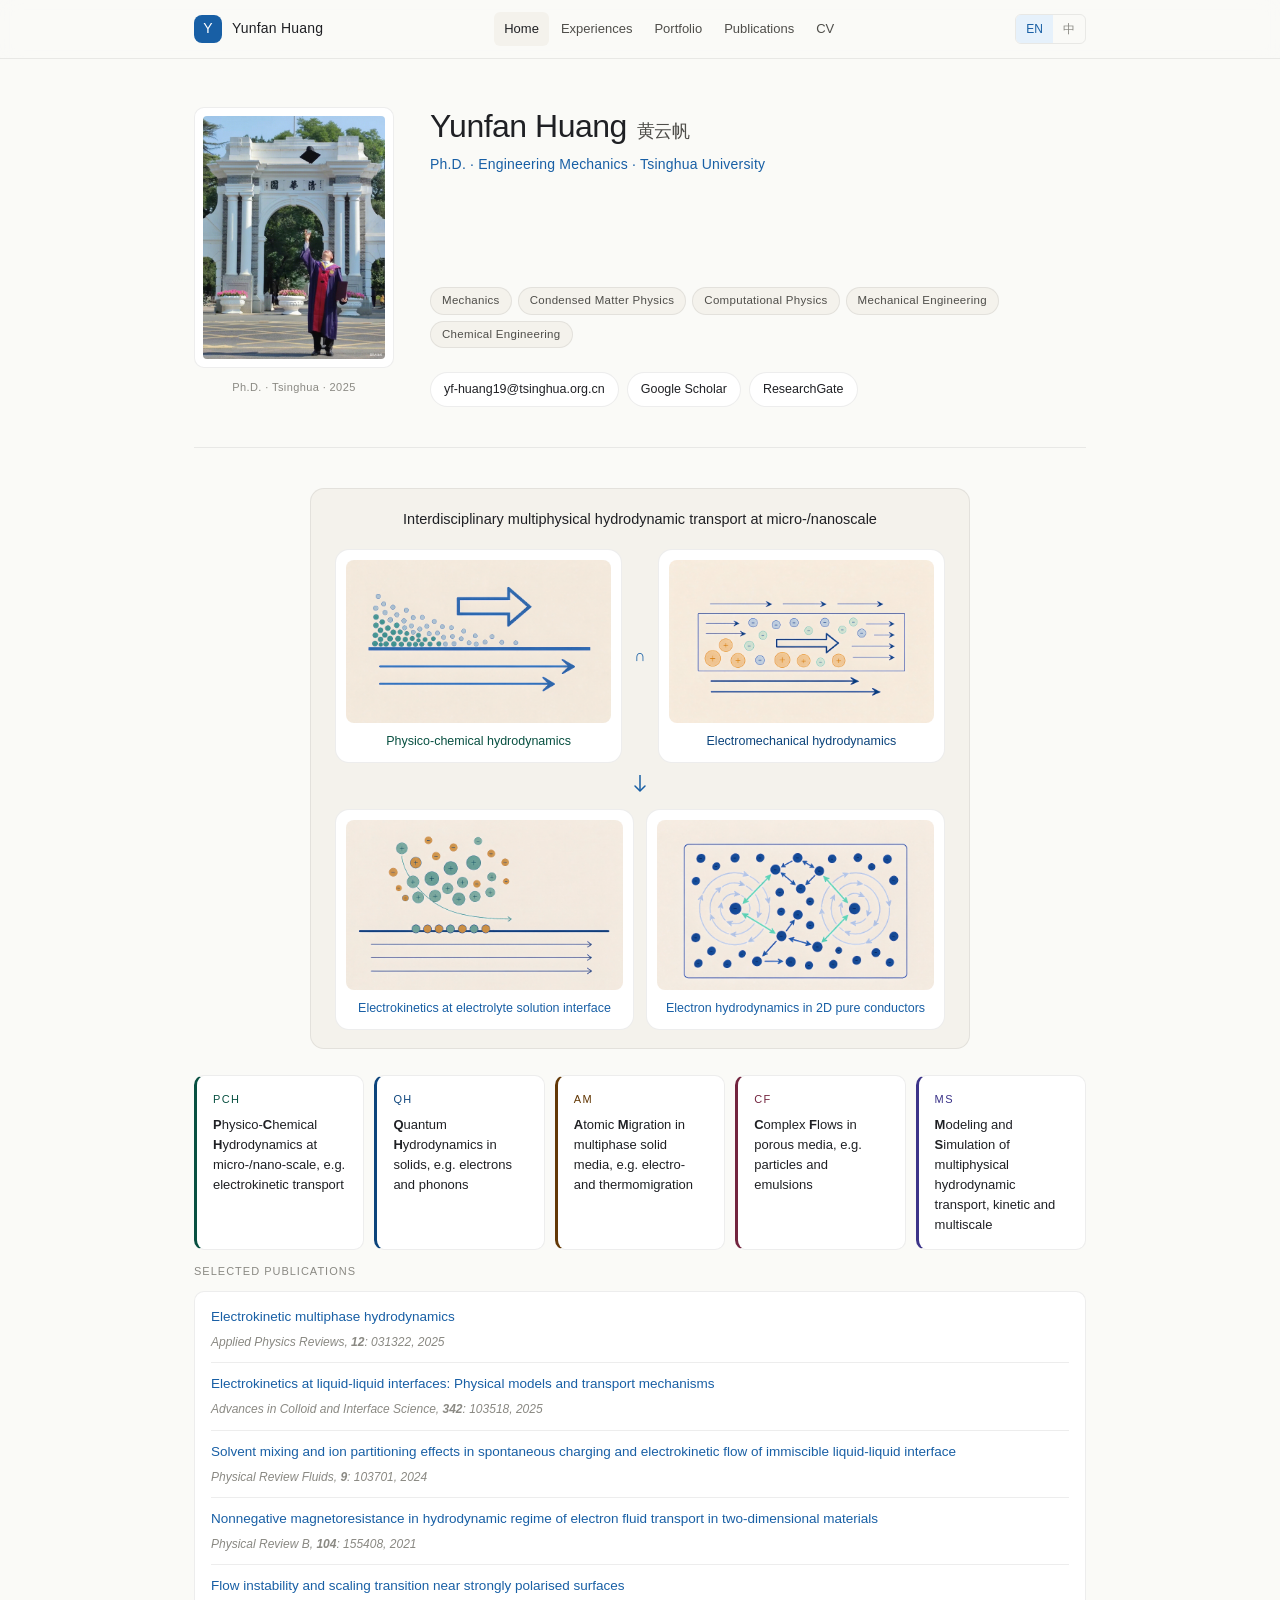
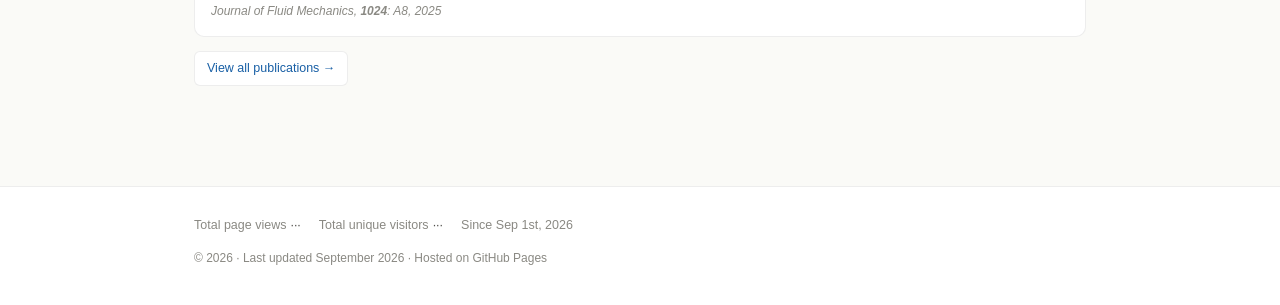
<file: index.html>
<!DOCTYPE html>
<html lang="en" data-page-node-id="IVKTHpfAkL5t3oGPyBVIvK">
<head data-page-node-id="PtH66OmSZVoonvEhSSvrZF">
<meta charset="UTF-8" data-page-node-id="mrCOCHbqIxLdMonyu1bRh0">
<meta name="viewport" content="width=device-width, initial-scale=1.0" data-page-node-id="pJxzOf19nRjLe3VGW9eK69">
<title>Yunfan Huang · 黄云帆 — Personal Homepage</title>
<meta name="description" content="Yunfan Huang (黄云帆), Ph.D. in Engineering Mechanics from Tsinghua University. Research on electrokinetic transport at immiscible liquid-liquid interfaces and multiscale modeling." data-page-node-id="l7jtGCJQn1FujAYEdRdyzN">
<meta name="author" content="Yunfan Huang" data-page-node-id="v8EcsGkPEcr0OrSJzyqQBs">
<link rel="icon" href="favicon.svg" type="image/svg+xml" data-page-node-id="yYOZwi3cobHHMELcRAWPmd">
<link rel="stylesheet" href="style.css">
</head>
<body>

<header class="topnav" data-page-node-id="topnav">
  <div class="topnav-inner">
    <a href="index.html" class="brand">
      <span class="brand-mark">Y</span>
      <span>Yunfan Huang</span>
    </a>
    <nav class="nav-links">
      <a href="index.html" class="active">Home</a>
      <a href="experiences.html">Experiences</a>
      <a href="portfolio.html">Portfolio</a>
      <a href="publications.html">Publications</a>
      <a href="personal_CV.html">CV</a>
    </nav>
    <div class="lang-switch">
      <a href="index.html" class="active">EN</a>
      <a href="index_zh.html">中</a>
    </div>
  </div>
</header>

<main class="container" id="top">

  <!-- ===================== HERO ===================== -->
  <section class="hero" data-page-node-id="i92lWN6feuUqx36z8UJlno">
    <div data-page-node-id="Q7U4harLEZsRRpq9R53HgS">
      <div class="photo-frame" data-page-node-id="ErtqSGgaceKYA61fZocKbN">
        <img src="figs/photo.jpg" alt="Yunfan Huang" width="200" height="250" data-page-node-id="lX5K21Ch4Wq6WLqwlAdh8j">
      </div>
      <p class="photo-meta" data-page-node-id="8Eru4yxPvKfuplJsvpWiLT">Ph.D. · Tsinghua · 2025</p>
    </div>
    <div class="bio" data-page-node-id="4ZtQwbJgThichl3e18nSq7">
      <h1 data-page-node-id="YRObDKuRcBeNMLWqJjQOpU">Yunfan Huang<span class="cn-name" data-page-node-id="15mOqK1CFTOnvOznYRMuCk">黄云帆</span></h1>
      <p class="title-line" data-page-node-id="5xc3RwuZc607wosDFINeIY">Ph.D. · Engineering Mechanics · Tsinghua University</p>
      <div class="bio-foot">
        <div class="disc-pills" data-page-node-id="eHY2xCcVBbDtKwEzEuPFhD">
          <span class="disc" data-page-node-id="ffWBYfnaH8jPNvq0Ms077Z">Mechanics</span>
          <span class="disc" data-page-node-id="ETOgt16WrwYYdEGUUbXe0i">Condensed Matter Physics</span>
          <span class="disc" data-page-node-id="Uo0tUGvpX8nHaJVCFVgaYB">Computational Physics</span>
          <span class="disc" data-page-node-id="28314cW0XRqveUa22vCnRq">Mechanical Engineering</span>
          <span class="disc" data-page-node-id="ulXlgbGJ9HYjQvQWIil1kW">Chemical Engineering</span>
        </div>
        <div class="contact-chips" data-page-node-id="600EZxstlYz22yuTGA8BpW">
          <a class="chip" href="mailto:yf-huang19@tsinghua.org.cn" data-page-node-id="2a6tO5HIAjjlx1kbmpeV8H">yf-huang19@tsinghua.org.cn</a>
          <a class="chip" href="https://scholar.google.com/citations?user=uXD8AFoAAAAJ&hl=en&oi=ao" target="_blank" rel="noopener" data-page-node-id="0y7DFlmWvlusEPfd8dCSvq">Google Scholar</a>
          <a class="chip" href="https://www.researchgate.net/profile/Yunfan-Huang" target="_blank" rel="noopener" data-page-node-id="B8E8JhGZ7ZiXUkiNFlZ70H">ResearchGate</a>
        </div>
      </div>
    </div>
  </section>
  <section class="section" id="research">
    <div class="research-note">
      <p class="rn-top">Interdisciplinary multiphysical hydrodynamic transport at micro-/nanoscale</p>

      <div class="rn-fields">
        <div class="rn-field rn-field-pch">
          <div class="rn-fig"><img src="figs/research-pch.png" alt="Physico-chemical hydrodynamics: a solute concentration gradient driving the flow along an interface"></div>
          <div class="rn-field-name">Physico-chemical hydrodynamics</div>
        </div>
        <div class="rn-op">&#8745;</div>
        <div class="rn-field rn-field-emhd">
          <div class="rn-fig"><img src="figs/research-emhd.png" alt="Electromechanical hydrodynamics: asymmetric ion distribution and the electric body force acting on the fluid"></div>
          <div class="rn-field-name">Electromechanical hydrodynamics</div>
        </div>
      </div>

      <div class="rn-arrow"><svg width="16" height="22" viewBox="0 0 16 22" fill="none" aria-hidden="true"><path d="M8 0V16" stroke="currentColor" stroke-width="1.5"/><path d="M3 11L8 16L13 11" fill="none" stroke="currentColor" stroke-width="1.5" stroke-linecap="round" stroke-linejoin="round"/></svg></div>

      <div class="rn-systems">
        <div class="rn-system">
          <div class="rn-fig"><img src="figs/ek-interface.png" alt="Electrokinetics at electrolyte solution interface: interface charging and tangential electrokinetic flow"></div>
          <div class="rn-system-name">Electrokinetics at electrolyte solution interface</div>
        </div>
        <div class="rn-system">
          <div class="rn-fig"><img src="figs/ehd-2d-conductor.png" alt="Electron hydrodynamics in 2D pure conductors: viscous electron vortices and electron-electron collisions"></div>
          <div class="rn-system-name">Electron hydrodynamics in 2D pure conductors</div>
        </div>
      </div>
    </div>

<div class="research-grid" data-page-node-id="FY9EAIMqNVD6CCqHBQDpdm">
      <div class="research-card" data-tag="PCH" data-page-node-id="GopQ3CBMjru296gMnLxJ44">
        <div class="tag-label" data-page-node-id="W3t2cL1isKRWA5FNLCkgFV">PCH</div>
        <div class="tag-full" data-page-node-id="6CupCb03Nx1IIJhCWwQPTr"><b data-page-node-id="SzqbCwFzxRWnNf5OOr4wP5">P</b>hysico-<b data-page-node-id="m0zxwND0GDaA5syAjRraeI">C</b>hemical <b data-page-node-id="liEZOTvSKA6NHJVtpQ0qkE">H</b>ydrodynamics at micro-/nano-scale, e.g. electrokinetic transport</div>
      </div>
      <div class="research-card" data-tag="QH" data-page-node-id="8yQOtHa4A6z7HfEYi6vcR7">
        <div class="tag-label" data-page-node-id="bKnWCARLxFRTnl5ux4HBfG">QH</div>
        <div class="tag-full" data-page-node-id="VSSCtiyQ3J54P2V5gnbX5s"><b data-page-node-id="ILvQ2aWpyDRAMOOr4vNa5A">Q</b>uantum <b data-page-node-id="IgOAwx9cMblaBY5FqEKkJx">H</b>ydrodynamics in solids, e.g. electrons and phonons</div>
      </div>
      <div class="research-card" data-tag="AM" data-page-node-id="NbBnoyvEt6N1CVlFPpliyt">
        <div class="tag-label" data-page-node-id="lt9F2oHMeIb9krSMRTb1PG">AM</div>
        <div class="tag-full" data-page-node-id="5qx50aJFRLgqi8eOtAnMQN"><b data-page-node-id="QSFf8IJgYSCDrcpRET0CAb">A</b>tomic <b data-page-node-id="J6HrOLN0XGxEmFg468DRsT">M</b>igration in multiphase solid media, e.g. electro- and thermomigration</div>
      </div>
      <div class="research-card" data-tag="CF" data-page-node-id="UgahdMU6nsw2Wmm6O8XPHB">
        <div class="tag-label" data-page-node-id="cGZv7F5UqHpFDH97tchjMG">CF</div>
        <div class="tag-full" data-page-node-id="Hpiafu5EcIOhKqXx54JEfo"><b data-page-node-id="X8qs8N7wO2cOGkaiaMr0Jf">C</b>omplex <b data-page-node-id="XeOQ5E6h1FEBu2qJaHr8Li">F</b>lows in porous media, e.g. particles and emulsions</div>
      </div>
      <div class="research-card" data-tag="MS" data-page-node-id="T2NIBGfJDfbEUwjzD7BDcj">
        <div class="tag-label" data-page-node-id="ySxuYhR8PZVcjeqcXudHc7">MS</div>
        <div class="tag-full" data-page-node-id="cN4S4gfrks7PNDzYObCMKk"><b data-page-node-id="jjUosIK0MsFdKcEcwyG7af">M</b>odeling and <b data-page-node-id="36nqQ0G4NWR9KQ2ghVqwu8">S</b>imulation of multiphysical hydrodynamic transport, kinetic and multiscale</div>
      </div>
    </div>

    <h3 class="subsection-title">Selected publications</h3>
    <ul class="sel-list">
          <li><div class="sel-title"><a href="./files/publications/[2025]-paper-APR-EKmHD-mthd-一作-main.pdf" target="_blank" rel="noopener" data-page-node-id="e2Sx8DsPsOPVkQsG8foHmV">Electrokinetic multiphase hydrodynamics</a></div><span class="sel-journal"><em data-page-node-id="HAh5bSzXnqPfiOSnVA6JA1">Applied Physics Reviews</em>, <b data-page-node-id="tGokdWg5wuGl3dD5lZy1gk">12</b>: 031322, 2025</span></li>
          <li><div class="sel-title"><a href="./files/publications/[2025]-paper-ACIS-EKmHD-phys-一作.pdf" target="_blank" rel="noopener" data-page-node-id="CbFx9Y8KtczxCFm63qqbqT">Electrokinetics at liquid-liquid interfaces: Physical models and transport mechanisms</a></div><span class="sel-journal"><em data-page-node-id="8zUkUFn15SBgPZCB8Bunx3">Advances in Colloid and Interface Science</em>, <b data-page-node-id="h6slXSkLdKMLLJZFLMa5Cm">342</b>: 103518, 2025</span></li>
          <li><div class="sel-title"><a href="./files/publications/[2024]-paper-PRF-MixPart-一作.pdf" target="_blank" rel="noopener" data-page-node-id="cFARnT9ES2A66K7AM0sntg">Solvent mixing and ion partitioning effects in spontaneous charging and electrokinetic flow of immiscible liquid-liquid interface</a></div><span class="sel-journal"><em data-page-node-id="GQ8uHBWPl1gb5A3imfyuA5">Physical Review Fluids</em>, <b data-page-node-id="xtRA3gsdnUh5So0rYhMwvw">9</b>: 103701, 2024</span></li>
          <li><div class="sel-title"><a href="./files/publications/[2021]-paper-PRB-eMHD-一作.pdf" target="_blank" rel="noopener" data-page-node-id="I93u7YaUIRAK18McdpndgG">Nonnegative magnetoresistance in hydrodynamic regime of electron fluid transport in two-dimensional materials</a></div><span class="sel-journal"><em data-page-node-id="nwkKC39SjdGb1gkrPOfK14">Physical Review B</em>, <b data-page-node-id="iXBwDoR02OLGxxkCjFjm3w">104</b>: 155408, 2021</span></li>
          <li><div class="sel-title"><a href="./files/publications/[2025]-paper-JFM-EC-二作.pdf" target="_blank" rel="noopener" data-page-node-id="6V421JfW1M39XOO5gG0yk5">Flow instability and scaling transition near strongly polarised surfaces</a></div><span class="sel-journal"><em data-page-node-id="8x98JgJqMuXapsUDw5Njw2">Journal of Fluid Mechanics</em>, <b data-page-node-id="epD505Zn4pGJiFAUi3X9Eo">1024</b>: A8, 2025</span></li>
    </ul>
    <a class="view-all" href="publications.html">View all publications →</a>
  </section>
</main>

<footer class="site-footer" data-page-node-id="footer">
  <div class="container">
    <div class="stats-row">
      <span><span class="idx">Total page views</span><span id="vercount_value_site_pv">···</span></span>
      <span><span class="idx">Total unique visitors</span><span id="vercount_value_site_uv">···</span></span>
      <span class="stats-since">Since Sep 1st, 2026</span>
    </div>
    <div class="copyright">
      © <span id="year"></span> · Last updated September 2026 · Hosted on GitHub Pages</div>
  </div>
</footer>

<a href="#top" class="back-to-top" id="backToTop" aria-label="Back to top">↑</a>

<script defer src="https://cn.vercount.one/js"></script>
<script>
(function () {

  // ---- Back to top ----
  var back = document.getElementById('backToTop');
  if (back) {
    var toggle = function () { back.classList.toggle('visible', window.scrollY > 400); };
    window.addEventListener('scroll', toggle, { passive: true });
    toggle();
    back.addEventListener('click', function (e) {
      e.preventDefault();
      window.scrollTo({ top: 0, behavior: 'smooth' });
    });
  }

  // ---- Year in footer ----
  var y = document.getElementById('year');
  if (y) y.textContent = new Date().getFullYear();
})();
</script>

</body>
</html>
</file>
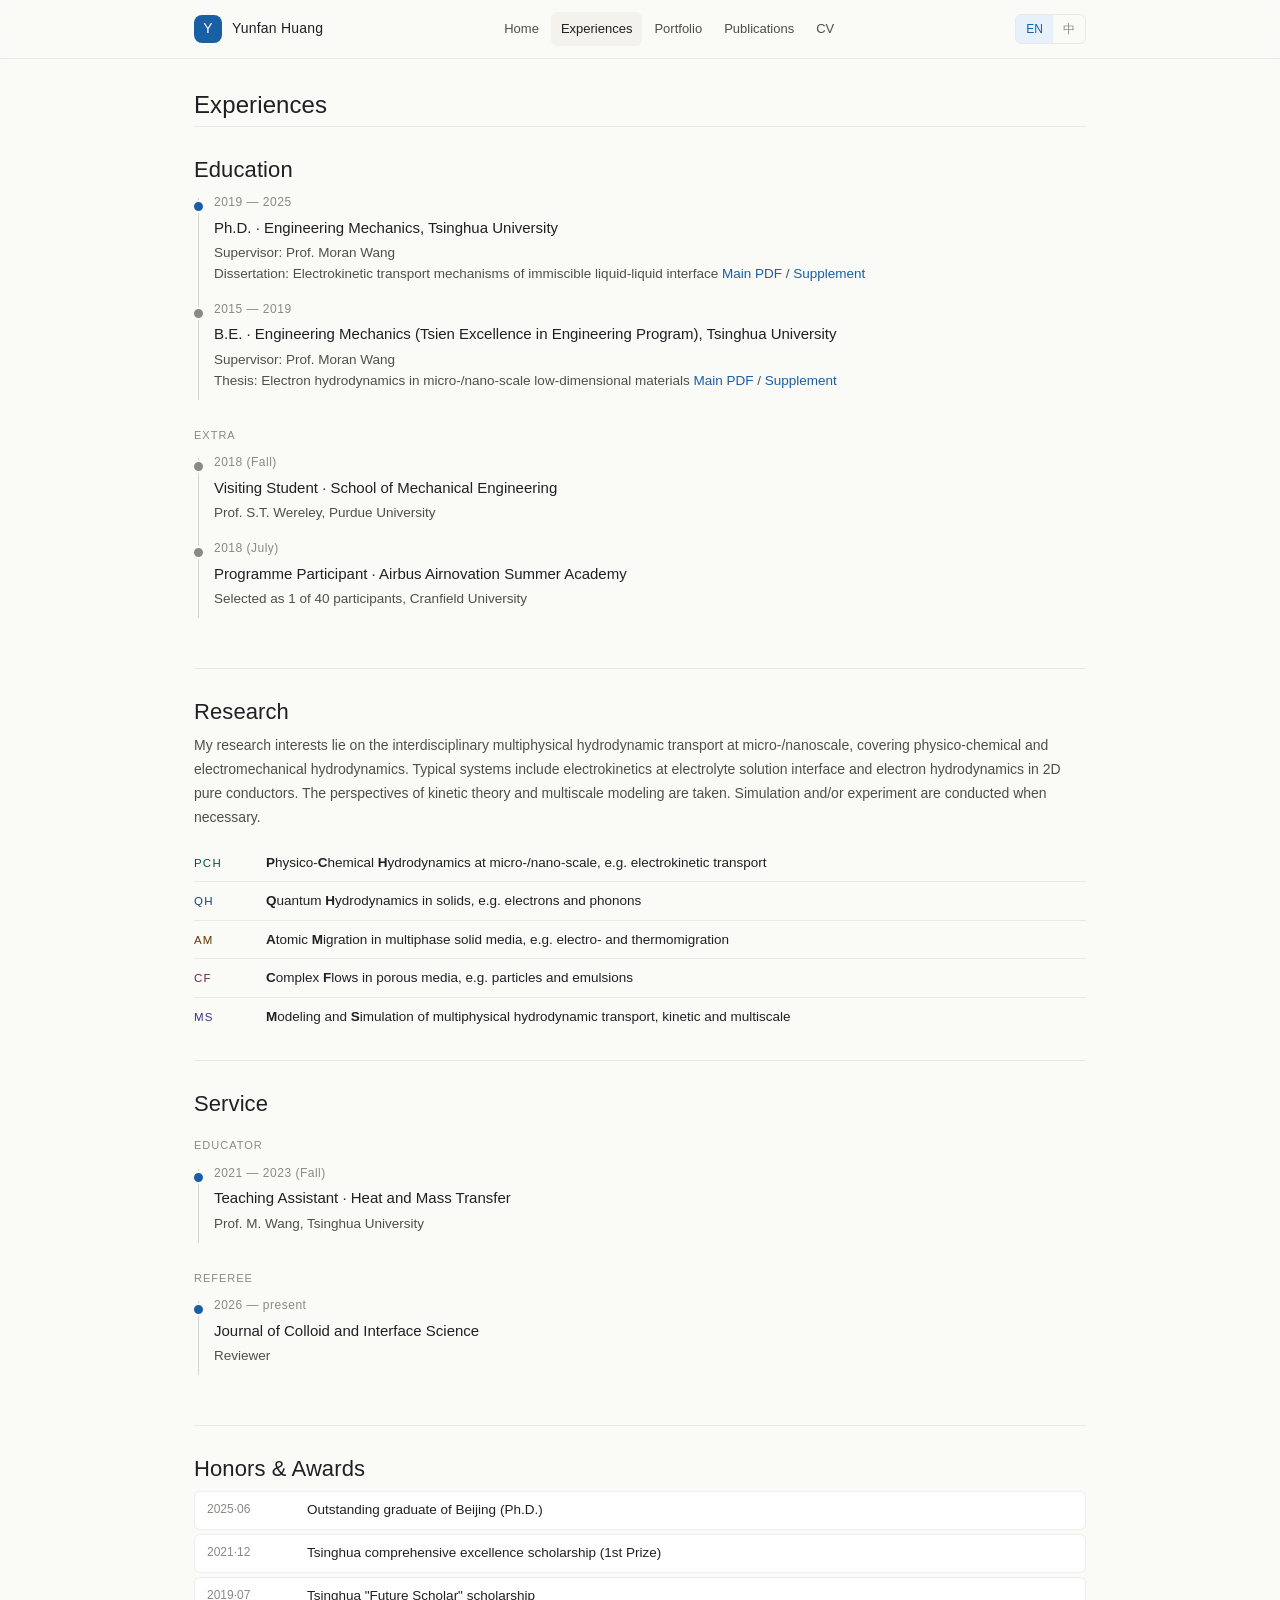
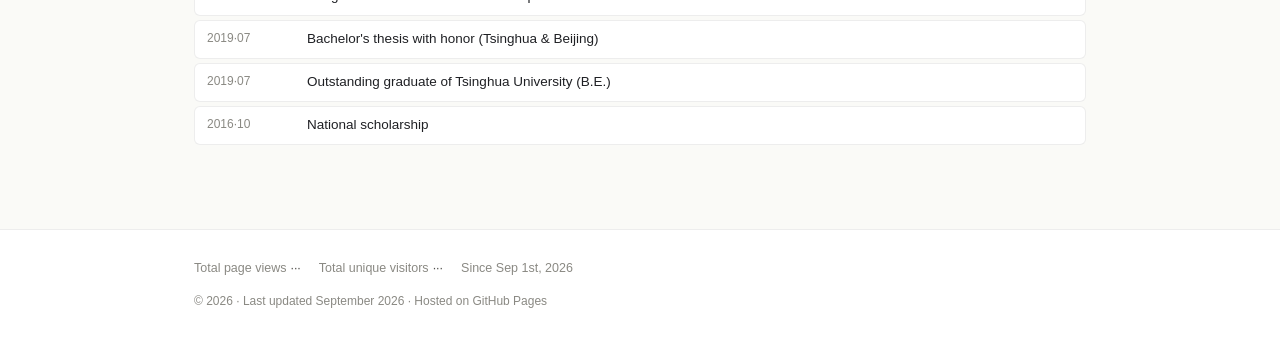
<file: experiences.html>
<!DOCTYPE html>
<html lang="en" data-page-node-id="IVKTHpfAkL5t3oGPyBVIvK">
<head data-page-node-id="PtH66OmSZVoonvEhSSvrZF">
<meta charset="UTF-8" data-page-node-id="mrCOCHbqIxLdMonyu1bRh0">
<meta name="viewport" content="width=device-width, initial-scale=1.0" data-page-node-id="pJxzOf19nRjLe3VGW9eK69">
<title>Yunfan Huang · Experiences</title>
<meta name="description" content="Yunfan Huang (黄云帆), Ph.D. in Engineering Mechanics from Tsinghua University. Research on electrokinetic transport at immiscible liquid-liquid interfaces and multiscale modeling." data-page-node-id="l7jtGCJQn1FujAYEdRdyzN">
<meta name="author" content="Yunfan Huang" data-page-node-id="v8EcsGkPEcr0OrSJzyqQBs">
<link rel="icon" href="favicon.svg" type="image/svg+xml" data-page-node-id="yYOZwi3cobHHMELcRAWPmd">
<link rel="stylesheet" href="style.css">
</head>
<body>

<header class="topnav" data-page-node-id="topnav">
  <div class="topnav-inner">
    <a href="index.html" class="brand">
      <span class="brand-mark">Y</span>
      <span>Yunfan Huang</span>
    </a>
    <nav class="nav-links">
      <a href="index.html">Home</a>
      <a href="experiences.html" class="active">Experiences</a>
      <a href="portfolio.html">Portfolio</a>
      <a href="publications.html">Publications</a>
      <a href="personal_CV.html">CV</a>
    </nav>
    <div class="lang-switch">
      <a href="experiences.html" class="active">EN</a>
      <a href="experiences_zh.html">中</a>
    </div>
  </div>
</header>

<main class="container page-exp" id="top">

  <div class="page-head">
    <h1 class="page-title">Experiences</h1>
  </div>

  <section class="section">
    <h2>Education</h2>
<div class="timeline" data-page-node-id="MaYZANkXXE6ALgoxoXqf4h">
      <div class="timeline-item" data-page-node-id="i6co8SubuBy26MmSPR5yAJ">
        <div class="timeline-year" data-page-node-id="dMT0WoF6bYVKpG17iBEAgS">2019 — 2025</div>
        <div class="timeline-title" data-page-node-id="VeHgbuod8yXOhlFkpzcJxU">Ph.D. · Engineering Mechanics, Tsinghua University</div>
        <div class="timeline-detail" data-page-node-id="wSBPTTJmmIS3Waj4wDSTFU">
          Supervisor: Prof. Moran Wang<br data-page-node-id="aWrKpz0xeYfMHBppnMC8Zp">
          Dissertation: Electrokinetic transport mechanisms of immiscible liquid-liquid interface 
          <a href="files/thesis/Dissertation_Doctor_EKmHD_online.pdf" target="_blank" rel="noopener" data-page-node-id="R7tiGxvyWbTLkvgNVZgxht">Main PDF</a> /
          <a href="files/thesis/Dissertation_Doctor_EKmHD_supp_online.pdf" target="_blank" rel="noopener" data-page-node-id="9OY1s0qjqlB3I0CsCGJ2VK">Supplement</a>
        </div>
      </div>
      <div class="timeline-item muted" data-page-node-id="pN4PoHVx9DIcRhnmp2sepX">
        <div class="timeline-year" data-page-node-id="7uczf1ig6A4kTspFivBa4X">2015 — 2019</div>
        <div class="timeline-title" data-page-node-id="ufRRhQ8EzLaBtydATtLT6N">B.E. · Engineering Mechanics (Tsien Excellence in Engineering Program), Tsinghua University</div>
        <div class="timeline-detail" data-page-node-id="C9U0AAjv1IKFGXvvn6Z9HK">
          Supervisor: Prof. Moran Wang<br data-page-node-id="ZWzPZwCVSxN5CQVn8oYbZk">
          Thesis: Electron hydrodynamics in micro-/nano-scale low-dimensional materials
          <a href="files/thesis/Thesis_Undergrad_eMHD_online.pdf" target="_blank" rel="noopener" data-page-node-id="SG5fb5yB6i0CYDsL1n1P1w">Main PDF</a> /
          <a href="files/thesis/Thesis_Undergrad_eMHD_supp_online.pdf" target="_blank" rel="noopener" data-page-node-id="FvZwLT5dmKA9WnPaUTnjnY">Supplement</a>
        </div>
      </div>
    </div>
    <h3 class="subsection-title">Extra</h3>
<div class="timeline" data-page-node-id="x7KyCu37mx3OHalSEOSnYg">
      <div class="timeline-item muted" data-page-node-id="dM0yD9GLeisA7TH7oUPPve">
        <div class="timeline-year" data-page-node-id="JNLmBvyIVrQglAwoCktZt7">2018 (Fall)</div>
        <div class="timeline-title" data-page-node-id="MLGB7MAToWcFfvACYFkiMB">Visiting Student · School of Mechanical Engineering</div>
        <div class="timeline-detail" data-page-node-id="8MJ8aM9inEpYkDCzlDLKHa">Prof. S.T. Wereley, Purdue University</div>
      </div>
      <div class="timeline-item muted" data-page-node-id="10n3igrqfZnwweRaEAPSTA">
        <div class="timeline-year" data-page-node-id="tEIKNTOMG31b0uAIEj42e3">2018 (July)</div>
        <div class="timeline-title" data-page-node-id="IHhn48O6pRkBuc81Ml48NN">Programme Participant · Airbus Airnovation Summer Academy</div>
        <div class="timeline-detail" data-page-node-id="HEPGb0QncSF2OwqACx2BeX">Selected as 1 of 40 participants, Cranfield University</div>
      </div>
    </div>
  </section>

  <section class="section">
    <h2>Research</h2>
    <p class="section-lead">
      My research interests lie on the interdisciplinary multiphysical hydrodynamic transport at micro-/nanoscale, covering physico-chemical and electromechanical hydrodynamics. Typical systems include electrokinetics at electrolyte solution interface and electron hydrodynamics in 2D pure conductors. The perspectives of kinetic theory and multiscale modeling are taken. Simulation and/or experiment are conducted when necessary.
    </p>
<div class="research-list">
      <div class="r-item" data-tag="PCH">
        <div class="r-label">PCH</div>
        <div class="r-text"><b data-page-node-id="SzqbCwFzxRWnNf5OOr4wP5">P</b>hysico-<b data-page-node-id="m0zxwND0GDaA5syAjRraeI">C</b>hemical <b data-page-node-id="liEZOTvSKA6NHJVtpQ0qkE">H</b>ydrodynamics at micro-/nano-scale, e.g. electrokinetic transport</div>
      </div>
      <div class="r-item" data-tag="QH">
        <div class="r-label">QH</div>
        <div class="r-text"><b data-page-node-id="ILvQ2aWpyDRAMOOr4vNa5A">Q</b>uantum <b data-page-node-id="IgOAwx9cMblaBY5FqEKkJx">H</b>ydrodynamics in solids, e.g. electrons and phonons</div>
      </div>
      <div class="r-item" data-tag="AM">
        <div class="r-label">AM</div>
        <div class="r-text"><b data-page-node-id="QSFf8IJgYSCDrcpRET0CAb">A</b>tomic <b data-page-node-id="J6HrOLN0XGxEmFg468DRsT">M</b>igration in multiphase solid media, e.g. electro- and thermomigration</div>
      </div>
      <div class="r-item" data-tag="CF">
        <div class="r-label">CF</div>
        <div class="r-text"><b data-page-node-id="X8qs8N7wO2cOGkaiaMr0Jf">C</b>omplex <b data-page-node-id="XeOQ5E6h1FEBu2qJaHr8Li">F</b>lows in porous media, e.g. particles and emulsions</div>
      </div>
      <div class="r-item" data-tag="MS">
        <div class="r-label">MS</div>
        <div class="r-text"><b data-page-node-id="jjUosIK0MsFdKcEcwyG7af">M</b>odeling and <b data-page-node-id="36nqQ0G4NWR9KQ2ghVqwu8">S</b>imulation of multiphysical hydrodynamic transport, kinetic and multiscale</div>
      </div>
    </div>
  </section>

  <section class="section">
    <h2>Service</h2>
        <h3 class="subsection-title">Educator</h3>
    <div class="timeline">
      <div class="timeline-item">
        <div class="timeline-year">2021 — 2023 (Fall)</div>
        <div class="timeline-title">Teaching Assistant · Heat and Mass Transfer</div>
        <div class="timeline-detail">Prof. M. Wang, Tsinghua University</div>
      </div>
    </div>

    <h3 class="subsection-title">Referee</h3>
    <div class="timeline">
      <div class="timeline-item">
        <div class="timeline-year">2026 — present</div>
        <div class="timeline-title">Journal of Colloid and Interface Science</div>
        <div class="timeline-detail">Reviewer</div>
      </div>
    </div>
  </section>

  <section class="section">
    <h2>Honors &amp; Awards</h2>
<ul class="honors-list" data-page-node-id="wAVJ3y9FFS6mskhlt1UUzx">
      <li class="honor-item" data-page-node-id="ko1Ou1WI0UmCmtDYGakyB3"><span class="honor-year" data-page-node-id="CJ9Ob2peHBnp21Alq4MHD6">2025·06</span><span data-page-node-id="Xo4F7qCumEgOGOzYYujZHE">Outstanding graduate of Beijing (Ph.D.)</span></li>
      <li class="honor-item" data-page-node-id="5FsPHgAFQRceEQfN7K3kTr"><span class="honor-year" data-page-node-id="1h4uhMNOA6gX7Qa3HXaw6T">2021·12</span><span data-page-node-id="eDGCuLqVHO0DB09WohrSXL">Tsinghua comprehensive excellence scholarship (1st Prize)</span></li>
      <li class="honor-item" data-page-node-id="Bec2QhxcIXDcuRhBa7zCWH"><span class="honor-year" data-page-node-id="FN44JLZKV8XRNUiZoQUKhO">2019·07</span><span data-page-node-id="2ZEh8I12maOEsiF6rXRxdv">Tsinghua "Future Scholar" scholarship</span></li>
      <li class="honor-item" data-page-node-id="QPlbZmlu63Nv4P2txr69eD"><span class="honor-year" data-page-node-id="npZ71aQ1K7h64q1BcSEbHC">2019·07</span><span data-page-node-id="UHL8XbamtofffcMWbquhfq">Bachelor's thesis with honor (Tsinghua &amp; Beijing)</span></li>
      <li class="honor-item" data-page-node-id="h7DHGFsR3sX4T4yliBgVDT"><span class="honor-year" data-page-node-id="vanLr9VAPxZEYnUYkJ8jii">2019·07</span><span data-page-node-id="rOnoA4RkCATaX7LYLBHDGK">Outstanding graduate of Tsinghua University (B.E.)</span></li>
      <li class="honor-item" data-page-node-id="I3GXoLANz3ZI9XhO9K6C2d"><span class="honor-year" data-page-node-id="El01GCFG7WPpcqltJ0MR4E">2016·10</span><span data-page-node-id="xNmeBnUJQPRIRPFTGjdwkR">National scholarship</span></li>
    </ul>
  </section>
</main>

<footer class="site-footer" data-page-node-id="footer">
  <div class="container">
    <div class="stats-row">
      <span><span class="idx">Total page views</span><span id="vercount_value_site_pv">···</span></span>
      <span><span class="idx">Total unique visitors</span><span id="vercount_value_site_uv">···</span></span>
      <span class="stats-since">Since Sep 1st, 2026</span>
    </div>
    <div class="copyright">
      © <span id="year"></span> · Last updated September 2026 · Hosted on GitHub Pages</div>
  </div>
</footer>

<a href="#top" class="back-to-top" id="backToTop" aria-label="Back to top">↑</a>

<script defer src="https://cn.vercount.one/js"></script>
<script>
(function () {

  // ---- Back to top ----
  var back = document.getElementById('backToTop');
  if (back) {
    var toggle = function () { back.classList.toggle('visible', window.scrollY > 400); };
    window.addEventListener('scroll', toggle, { passive: true });
    toggle();
    back.addEventListener('click', function (e) {
      e.preventDefault();
      window.scrollTo({ top: 0, behavior: 'smooth' });
    });
  }

  // ---- Year in footer ----
  var y = document.getElementById('year');
  if (y) y.textContent = new Date().getFullYear();
})();
</script>

</body>
</html>
</file>
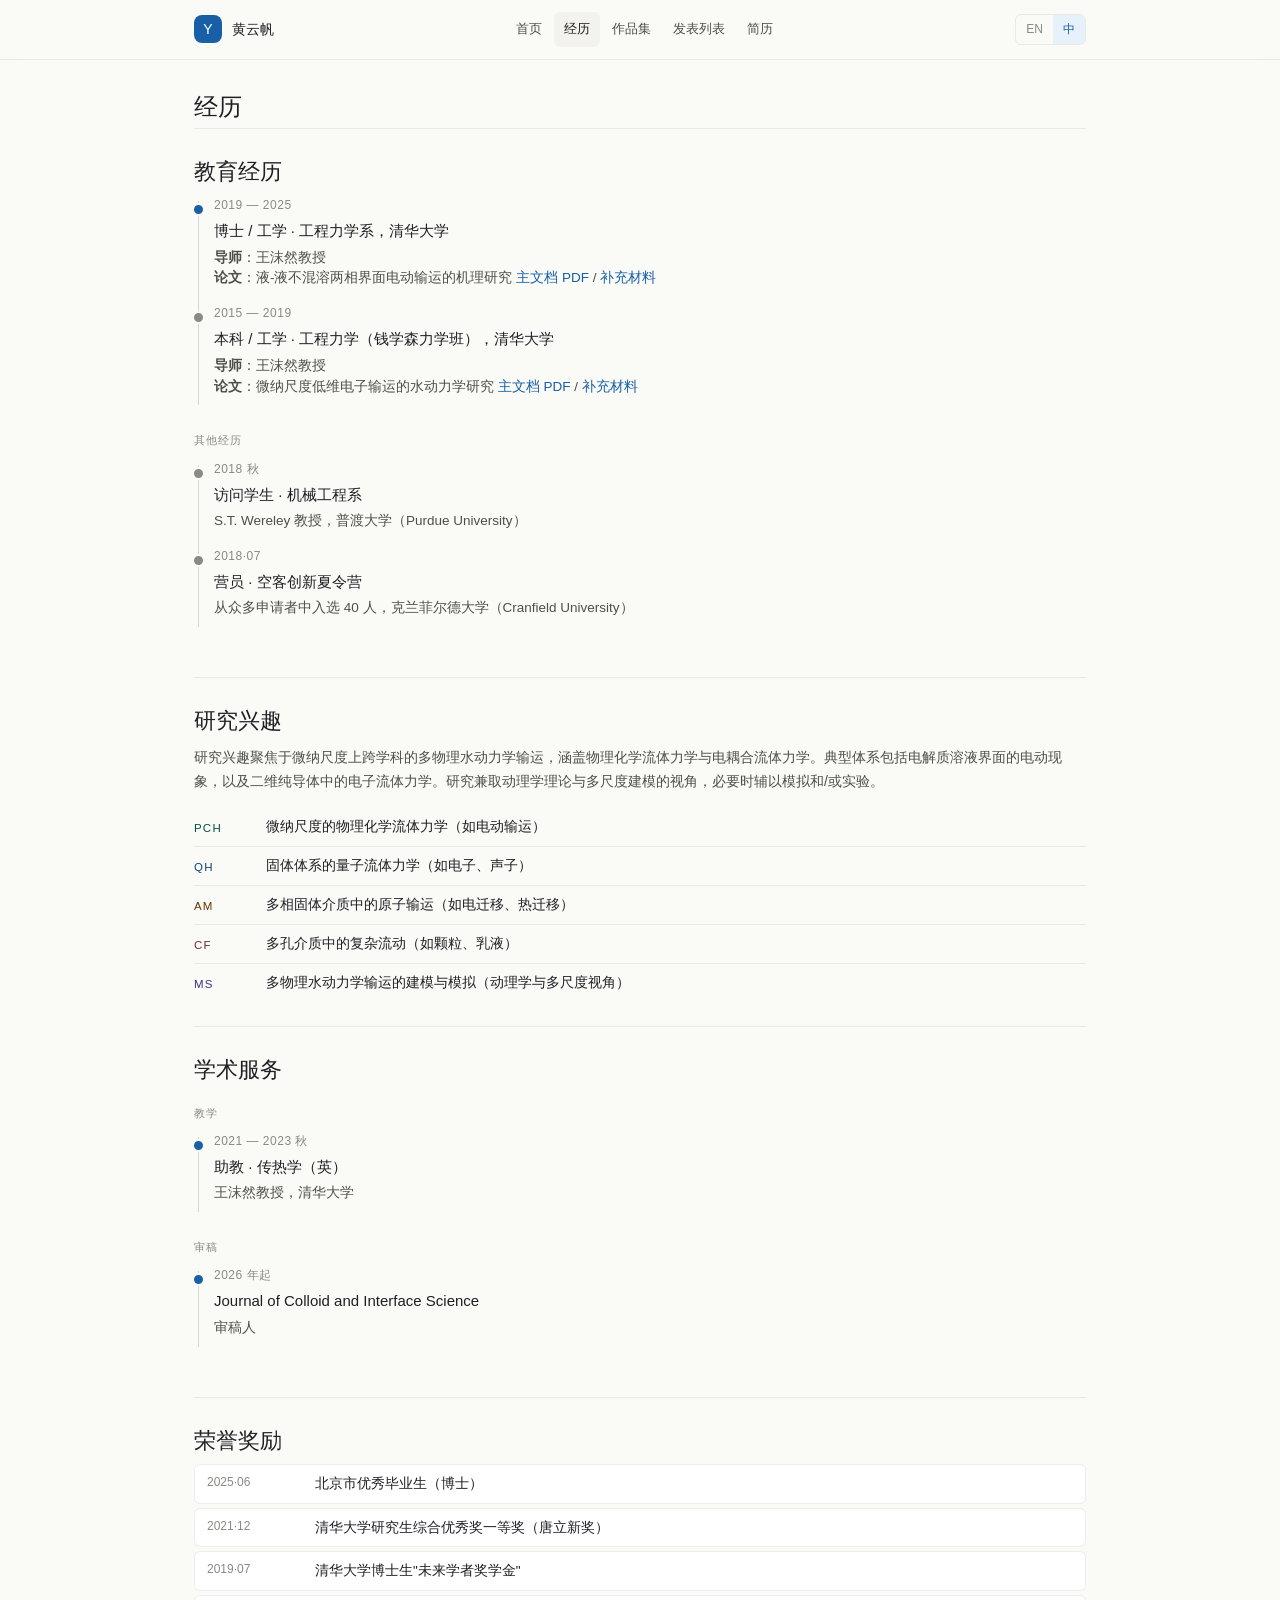
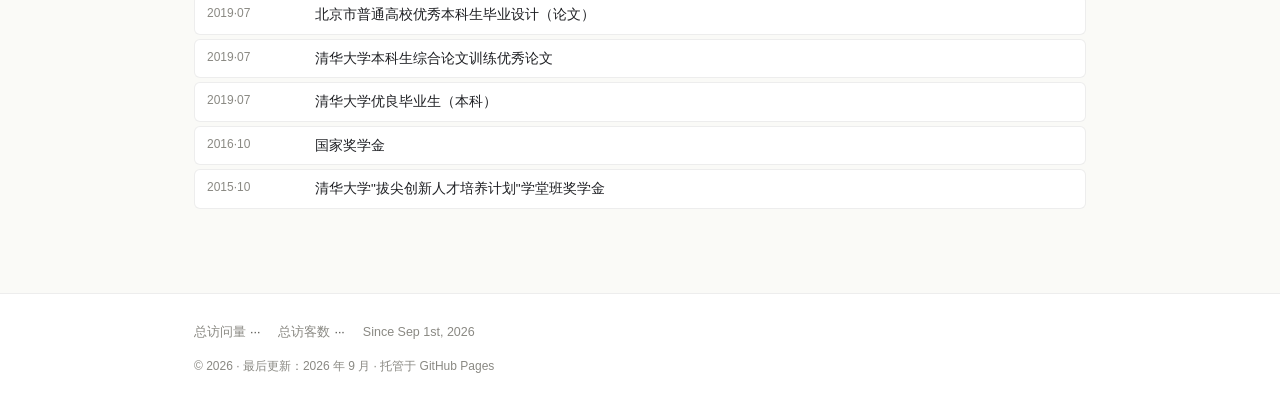
<file: experiences_zh.html>
<!DOCTYPE html>
<html lang="zh-CN" data-page-node-id="G2fgmI4HG4HbhLXBTvlTTG">
<head data-page-node-id="nNla63pCniwkH8aRHkDjmh">
<meta charset="UTF-8" data-page-node-id="anowL07U0mTFr28iRYr6Dz">
<meta name="viewport" content="width=device-width, initial-scale=1.0" data-page-node-id="e3uAVIgGXxNjkDYeehRsLg">
<title>黄云帆 · 经历</title>
<meta name="description" content="黄云帆 (Yunfan Huang)，清华大学工程力学系博士。研究方向：液-液界面的电动输运机理与多尺度建模。" data-page-node-id="PITWB47p0d8jJrL547Uf5l">
<meta name="author" content="黄云帆" data-page-node-id="PTXAamErI3axZqHYJi51eE">
<link rel="icon" href="favicon.svg" type="image/svg+xml" data-page-node-id="GfoLGCzueoOXWdjk4FAHIp">
<link rel="stylesheet" href="style.css">
<link rel="stylesheet" href="style-zh.css">
</head>
<body>

<header class="topnav" data-page-node-id="topnav">
  <div class="topnav-inner">
    <a href="index_zh.html" class="brand">
      <span class="brand-mark">Y</span>
      <span>黄云帆</span>
    </a>
    <nav class="nav-links">
      <a href="index_zh.html">首页</a>
      <a href="experiences_zh.html" class="active">经历</a>
      <a href="portfolio_zh.html">作品集</a>
      <a href="publications_zh.html">发表列表</a>
      <a href="personal_CV.html">简历</a>
    </nav>
    <div class="lang-switch">
      <a href="experiences.html">EN</a>
      <a href="experiences_zh.html" class="active">中</a>
    </div>
  </div>
</header>

<main class="container page-exp" id="top">

  <div class="page-head">
    <h1 class="page-title">经历</h1>
  </div>

  <section class="section">
    <h2>教育经历</h2>
<div class="timeline" data-page-node-id="qnD99VISOUHke3lBQEmF2j">
      <div class="timeline-item" data-page-node-id="FDr03QiudaFpZg4FXo4cEv">
        <div class="timeline-year" data-page-node-id="kejRDW0qHHjNwA5zESnzAt">2019 — 2025</div>
        <div class="timeline-title" data-page-node-id="PrR8v3ffRjLfIZEWuPCrFx">博士 / 工学 · 工程力学系，清华大学</div>
        <div class="timeline-detail" data-page-node-id="acLnULGqavahlFUvHBbYDE">
          <b data-page-node-id="cMDAoUWXGCbq5xCIe4tUEy">导师</b>：王沫然教授<br data-page-node-id="qjhPZFZvSnBwRZy1Cj2J0D">
          <b data-page-node-id="d73lMy3fUDAl31KREvYQXz">论文</b>：液-液不混溶两相界面电动输运的机理研究
          <a href="files/thesis/Dissertation_Doctor_EKmHD_online.pdf" target="_blank" rel="noopener" data-page-node-id="xjETEARukss875BbhAcqs0">主文档 PDF</a> / 
          <a href="files/thesis/Dissertation_Doctor_EKmHD_supp_online.pdf" target="_blank" rel="noopener" data-page-node-id="9mq1l0HPFwwnzY8KBL82xI">补充材料</a>
        </div>
      </div>
      <div class="timeline-item muted" data-page-node-id="ENM9UBdUGWuvsWDKxWR48P">
        <div class="timeline-year" data-page-node-id="xAZrUpboUxbkFFMjxrXjgF">2015 — 2019</div>
        <div class="timeline-title" data-page-node-id="QVCVl4BztWqBZyxsWQA3hj">本科 / 工学 · 工程力学（钱学森力学班），清华大学</div>
        <div class="timeline-detail" data-page-node-id="nVxWsfWE5keo3BHcLQs29B">
          <b data-page-node-id="drg3bAm2IEw6xF7oAG7Q6S">导师</b>：王沫然教授<br data-page-node-id="FGFcxpBE6TFf4Xy62XIo46">
          <b data-page-node-id="COdGnWUUEKGqGxlGtm27tn">论文</b>：微纳尺度低维电子输运的水动力学研究
          <a href="files/thesis/Thesis_Undergrad_eMHD_online.pdf" target="_blank" rel="noopener" data-page-node-id="lOJtcW9GSd8dGGarLiZhSW">主文档 PDF</a> /
          <a href="files/thesis/Thesis_Undergrad_eMHD_supp_online.pdf" target="_blank" rel="noopener" data-page-node-id="TDGHi8AMgxojskwfDdAmFN">补充材料</a>
        </div>
      </div>
    </div>
    <h3 class="subsection-title">其他经历</h3>
<div class="timeline" data-page-node-id="98Hi3A44QDoxO3sH3ZkqzH">
      <div class="timeline-item muted" data-page-node-id="zTAXGACIhh33FDPoIDGSm2">
        <div class="timeline-year" data-page-node-id="EOfTsXhCCGll3J4oz4xU2G">2018 秋</div>
        <div class="timeline-title" data-page-node-id="nCLlYjuK4W30ojml2yFl2N">访问学生 · 机械工程系</div>
        <div class="timeline-detail" data-page-node-id="Mcb9GkLBjDqlJLiXOBHneD">S.T. Wereley 教授，普渡大学（Purdue University）</div>
      </div>
      <div class="timeline-item muted" data-page-node-id="mU2YbrBwTHBVMYON5bKF4I">
        <div class="timeline-year" data-page-node-id="ASpIFhpxL6r8X9TD5gt0EW">2018·07</div>
        <div class="timeline-title" data-page-node-id="RQIR24OiJL2k3hNwACdI78">营员 · 空客创新夏令营</div>
        <div class="timeline-detail" data-page-node-id="Yg89vsa0BH9jHOWSCYJp0v">从众多申请者中入选 40 人，克兰菲尔德大学（Cranfield University）</div>
      </div>
    </div>
  </section>

  <section class="section">
    <h2>研究兴趣</h2>
    <p class="section-lead">
      研究兴趣聚焦于微纳尺度上跨学科的多物理水动力学输运，涵盖物理化学流体力学与电耦合流体力学。典型体系包括电解质溶液界面的电动现象，以及二维纯导体中的电子流体力学。研究兼取动理学理论与多尺度建模的视角，必要时辅以模拟和/或实验。
    </p>
<div class="research-list">
      <div class="r-item" data-tag="PCH">
        <div class="r-label">PCH</div>
        <div class="r-text">微纳尺度的物理化学流体力学（如电动输运）</div>
      </div>
      <div class="r-item" data-tag="QH">
        <div class="r-label">QH</div>
        <div class="r-text">固体体系的量子流体力学（如电子、声子）</div>
      </div>
      <div class="r-item" data-tag="AM">
        <div class="r-label">AM</div>
        <div class="r-text">多相固体介质中的原子输运（如电迁移、热迁移）</div>
      </div>
      <div class="r-item" data-tag="CF">
        <div class="r-label">CF</div>
        <div class="r-text">多孔介质中的复杂流动（如颗粒、乳液）</div>
      </div>
      <div class="r-item" data-tag="MS">
        <div class="r-label">MS</div>
        <div class="r-text">多物理水动力学输运的建模与模拟（动理学与多尺度视角）</div>
      </div>
    </div>
  </section>

  <section class="section">
    <h2>学术服务</h2>
        <h3 class="subsection-title">教学</h3>
    <div class="timeline">
      <div class="timeline-item">
        <div class="timeline-year">2021 — 2023 秋</div>
        <div class="timeline-title">助教 · 传热学（英）</div>
        <div class="timeline-detail">王沫然教授，清华大学</div>
      </div>
    </div>

    <h3 class="subsection-title">审稿</h3>
    <div class="timeline">
      <div class="timeline-item">
        <div class="timeline-year">2026 年起</div>
        <div class="timeline-title">Journal of Colloid and Interface Science</div>
        <div class="timeline-detail">审稿人</div>
      </div>
    </div>
  </section>

  <section class="section">
    <h2>荣誉奖励</h2>
<ul class="honors-list" data-page-node-id="ZF7pulZXBguh9oUMvH3a8X">
      <li class="honor-item" data-page-node-id="zGfzCUQ4SGtbERZb8hgMBr"><span class="honor-year" data-page-node-id="R3n2XoVMF5jqPCOyGG2n9n">2025·06</span><span data-page-node-id="caWEKez4t2aq63HdlEFjSS">北京市优秀毕业生（博士）</span></li>
      <li class="honor-item" data-page-node-id="DfdTL1xhLQiTvmnpmxNEwU"><span class="honor-year" data-page-node-id="mHCjlT5JXrjXZIDQzbOex4">2021·12</span><span data-page-node-id="m1mJL0MJcBCFUB2DZuraRG">清华大学研究生综合优秀奖一等奖（唐立新奖）</span></li>
      <li class="honor-item" data-page-node-id="ZQsYIocpMnkmIepBF9mF7x"><span class="honor-year" data-page-node-id="tkUAI7vGfjJWiqRaY5mWBV">2019·07</span><span data-page-node-id="Qb6eruHvyZ9A9ti3TB0WMR">清华大学博士生"未来学者奖学金"</span></li>
      <li class="honor-item" data-page-node-id="BpnbcFyv3bYsDXZdo4PcDT"><span class="honor-year" data-page-node-id="2YZzS1krGkwJIpx3ZR49mV">2019·07</span><span data-page-node-id="A5VvIUqBWX44g5AJT4eEX8">北京市普通高校优秀本科生毕业设计（论文）</span></li>
      <li class="honor-item" data-page-node-id="UUGouYyRwMgDuU5PwrLvsR"><span class="honor-year" data-page-node-id="QUpnbC4Fm5ZIY3X59ww63X">2019·07</span><span data-page-node-id="o3zQpHLf7SV1YAxDmwQHMJ">清华大学本科生综合论文训练优秀论文</span></li>
      <li class="honor-item" data-page-node-id="zZGYckDKnI0Yd5PLjoUdyD"><span class="honor-year" data-page-node-id="amslV61sPmKfCbVqg0jvzF">2019·07</span><span data-page-node-id="AiDWuYXwiQJozvmFGEYyBR">清华大学优良毕业生（本科）</span></li>
      <li class="honor-item" data-page-node-id="lHQoADpNYRJRjTqearGT4m"><span class="honor-year" data-page-node-id="8HyZ5VaB9sjeY4x5PiMDhv">2016·10</span><span data-page-node-id="FGZ0haAFAjtViTAdrF864U">国家奖学金</span></li>
      <li class="honor-item" data-page-node-id="Uf3U1ic2ipAIlbMMXkorGv"><span class="honor-year" data-page-node-id="s1vSYci11gXmlKyWtdEpAL">2015·10</span><span data-page-node-id="gXhoRlo15FoHWbqDtMI8nN">清华大学"拔尖创新人才培养计划"学堂班奖学金</span></li>
    </ul>
  </section>
</main>

<footer class="site-footer" data-page-node-id="footer">
  <div class="container">
    <div class="stats-row">
      <span><span class="idx">总访问量</span><span id="vercount_value_site_pv">···</span></span>
      <span><span class="idx">总访客数</span><span id="vercount_value_site_uv">···</span></span>
      <span class="stats-since">Since Sep 1st, 2026</span>
    </div>
    <div class="copyright">
      © <span id="year"></span> · 最后更新：2026 年 9 月 · 托管于 GitHub Pages</div>
  </div>
</footer>

<a href="#top" class="back-to-top" id="backToTop" aria-label="回到顶部">↑</a>

<script defer src="https://cn.vercount.one/js"></script>
<script>
(function () {

  // ---- Back to top ----
  var back = document.getElementById('backToTop');
  if (back) {
    var toggle = function () { back.classList.toggle('visible', window.scrollY > 400); };
    window.addEventListener('scroll', toggle, { passive: true });
    toggle();
    back.addEventListener('click', function (e) {
      e.preventDefault();
      window.scrollTo({ top: 0, behavior: 'smooth' });
    });
  }

  // ---- Year in footer ----
  var y = document.getElementById('year');
  if (y) y.textContent = new Date().getFullYear();
})();
</script>

</body>
</html>
</file>
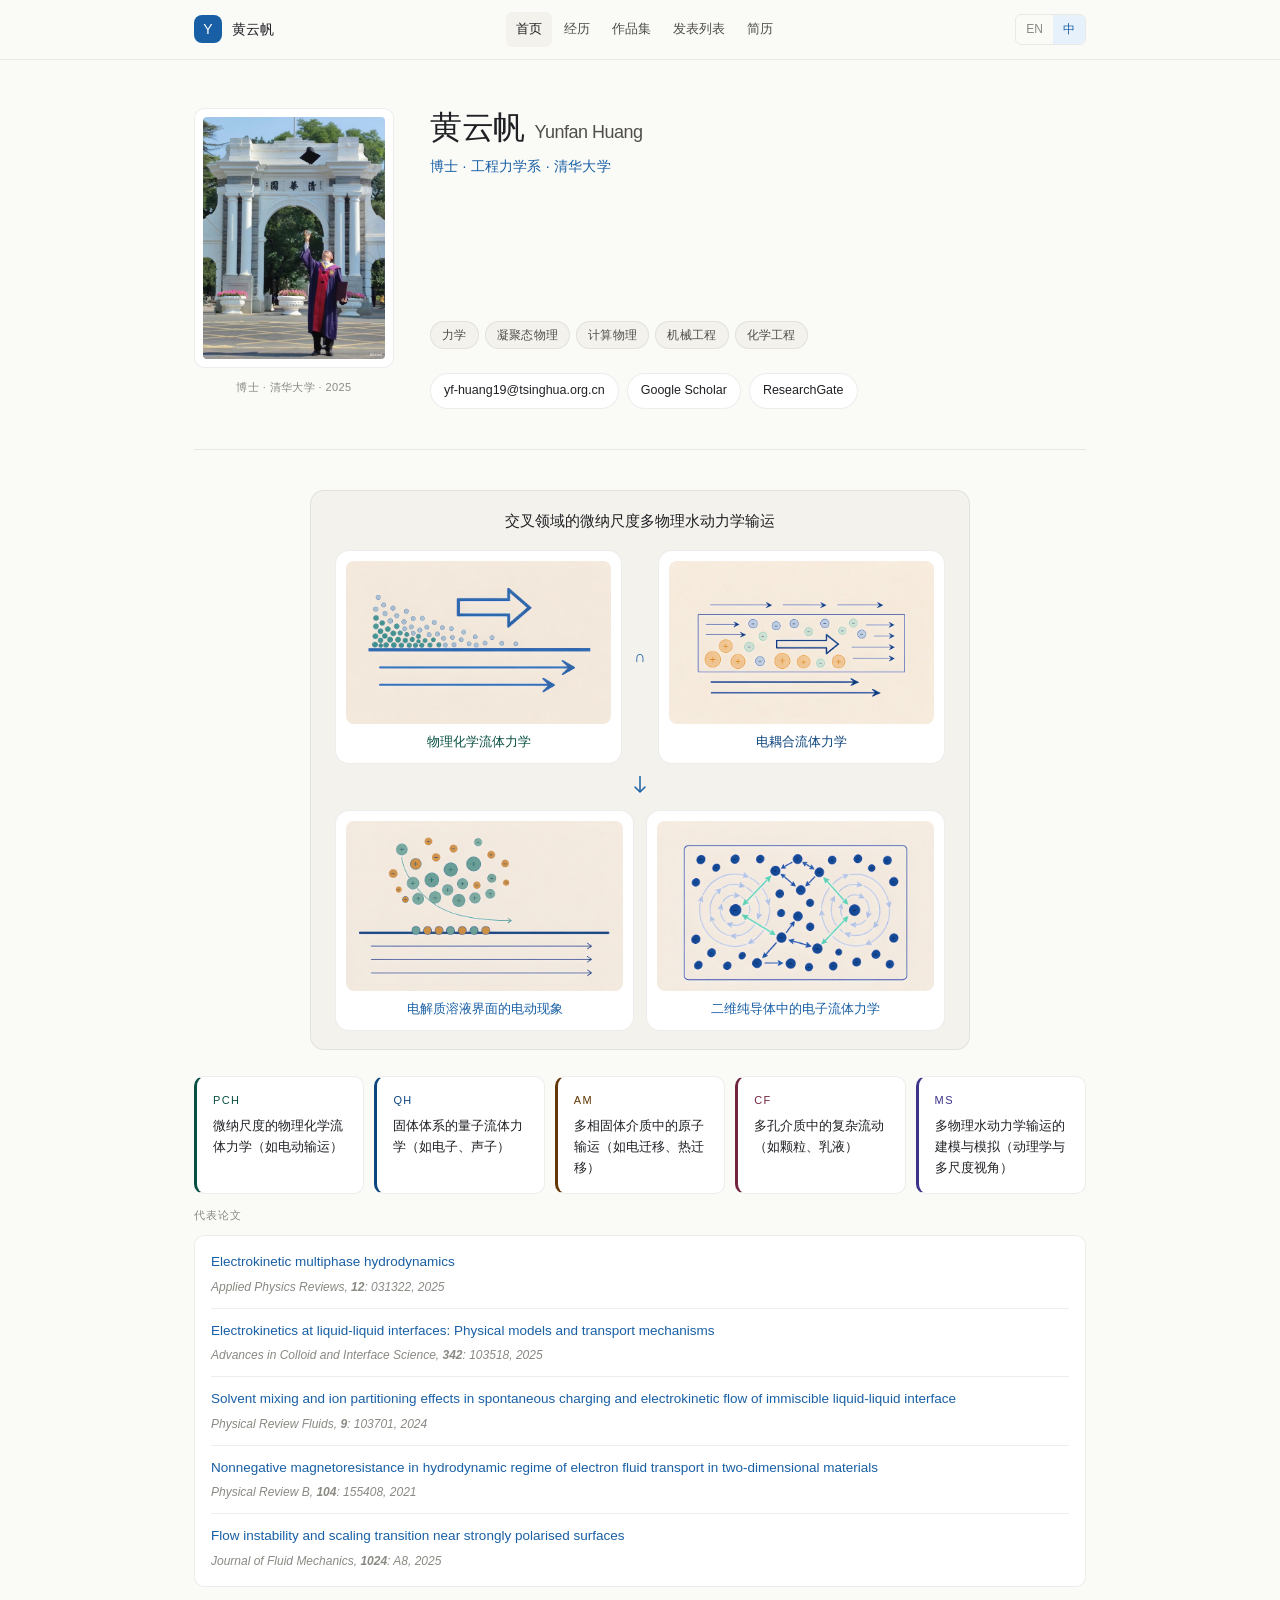
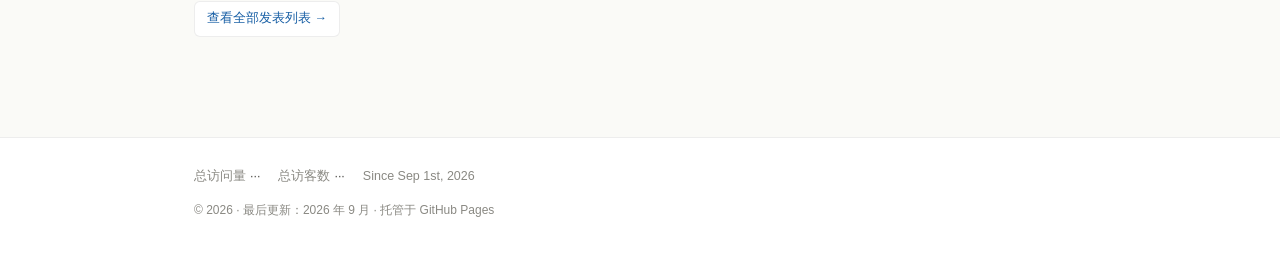
<file: index_zh.html>
<!DOCTYPE html>
<html lang="zh-CN" data-page-node-id="G2fgmI4HG4HbhLXBTvlTTG">
<head data-page-node-id="nNla63pCniwkH8aRHkDjmh">
<meta charset="UTF-8" data-page-node-id="anowL07U0mTFr28iRYr6Dz">
<meta name="viewport" content="width=device-width, initial-scale=1.0" data-page-node-id="e3uAVIgGXxNjkDYeehRsLg">
<title>黄云帆 · Yunfan Huang — 个人主页</title>
<meta name="description" content="黄云帆 (Yunfan Huang)，清华大学工程力学系博士。研究方向：液-液界面的电动输运机理与多尺度建模。" data-page-node-id="PITWB47p0d8jJrL547Uf5l">
<meta name="author" content="黄云帆" data-page-node-id="PTXAamErI3axZqHYJi51eE">
<link rel="icon" href="favicon.svg" type="image/svg+xml" data-page-node-id="GfoLGCzueoOXWdjk4FAHIp">
<link rel="stylesheet" href="style.css">
<link rel="stylesheet" href="style-zh.css">
</head>
<body>

<header class="topnav" data-page-node-id="topnav">
  <div class="topnav-inner">
    <a href="index_zh.html" class="brand">
      <span class="brand-mark">Y</span>
      <span>黄云帆</span>
    </a>
    <nav class="nav-links">
      <a href="index_zh.html" class="active">首页</a>
      <a href="experiences_zh.html">经历</a>
      <a href="portfolio_zh.html">作品集</a>
      <a href="publications_zh.html">发表列表</a>
      <a href="personal_CV.html">简历</a>
    </nav>
    <div class="lang-switch">
      <a href="index.html">EN</a>
      <a href="index_zh.html" class="active">中</a>
    </div>
  </div>
</header>

<main class="container" id="top">

  <!-- ===================== HERO ===================== -->
  <section class="hero" data-page-node-id="J1uL4SoAJkwjjsGmLI9hbB">
    <div data-page-node-id="RHZ7W3t52fBk2RnEn0CXNn">
      <div class="photo-frame" data-page-node-id="E1tPqtkHYDSRw2WQ98HirG">
        <img src="figs/photo.jpg" alt="黄云帆" width="200" height="250" data-page-node-id="fGAAd4ZT5PijCWCoIA5NAq">
      </div>
      <p class="photo-meta" data-page-node-id="Azs0iBub7STEDSH34QyDfL">博士 · 清华大学 · 2025</p>
    </div>
    <div class="bio" data-page-node-id="duOBPho8WItnLwEjh8KP19">
      <h1 data-page-node-id="UjmABeSILngRfn7gOR0Gcd">黄云帆<span class="en-name" data-page-node-id="3wReIVvdFvY8XCQNi0KHK9">Yunfan Huang</span></h1>
      <p class="title-line" data-page-node-id="Umy2lLXF7831B0KemSli1Q">博士 · 工程力学系 · 清华大学</p>
      <div class="bio-foot">
        <div class="disc-pills" data-page-node-id="zUESrmjO4847adItz525Eb">
          <span class="disc" data-page-node-id="ASx8GS5AXav8CL0r6kuLTZ">力学</span>
          <span class="disc" data-page-node-id="0DG5IBzBfdESdYhGK2jWkb">凝聚态物理</span>
          <span class="disc" data-page-node-id="llvSGczj7lqpoCBZ2Bv7H3">计算物理</span>
          <span class="disc" data-page-node-id="gLtV3j14GjUFHbLzJj0jHk">机械工程</span>
          <span class="disc" data-page-node-id="ID1CPPkCkq0U7iK9kWvKDH">化学工程</span>
        </div>
        <div class="contact-chips" data-page-node-id="hOJjOw64bqLHDhA90mVqum">
          <a class="chip" href="mailto:yf-huang19@tsinghua.org.cn" data-page-node-id="qaa8yhcZySlBRRimKoAI59">yf-huang19@tsinghua.org.cn</a>
          <a class="chip" href="https://scholar.google.com/citations?user=uXD8AFoAAAAJ&hl=en&oi=ao" target="_blank" rel="noopener" data-page-node-id="MFHLG5y6Jj1b4kvlmSZDHK">Google Scholar</a>
          <a class="chip" href="https://www.researchgate.net/profile/Yunfan-Huang" target="_blank" rel="noopener" data-page-node-id="4k9E0pcTtfg935uHFZq03n">ResearchGate</a>
        </div>
      </div>
    </div>
  </section>
  <section class="section" id="research">
    <div class="research-note">
      <p class="rn-top">交叉领域的微纳尺度多物理水动力学输运</p>

      <div class="rn-fields">
        <div class="rn-field rn-field-pch">
          <div class="rn-fig"><img src="figs/research-pch.png" alt="物理化学流体力学：溶质浓度梯度驱动的界面附近流动"></div>
          <div class="rn-field-name">物理化学流体力学</div>
        </div>
        <div class="rn-op">&#8745;</div>
        <div class="rn-field rn-field-emhd">
          <div class="rn-fig"><img src="figs/research-emhd.png" alt="电耦合流体力学：离子非均匀分布与电场对流体的反作用力"></div>
          <div class="rn-field-name">电耦合流体力学</div>
        </div>
      </div>

      <div class="rn-arrow"><svg width="16" height="22" viewBox="0 0 16 22" fill="none" aria-hidden="true"><path d="M8 0V16" stroke="currentColor" stroke-width="1.5"/><path d="M3 11L8 16L13 11" fill="none" stroke="currentColor" stroke-width="1.5" stroke-linecap="round" stroke-linejoin="round"/></svg></div>

      <div class="rn-systems">
        <div class="rn-system">
          <div class="rn-fig"><img src="figs/ek-interface.png" alt="电解质溶液界面的电动现象：界面带电与切向电动流动"></div>
          <div class="rn-system-name">电解质溶液界面的电动现象</div>
        </div>
        <div class="rn-system">
          <div class="rn-fig"><img src="figs/ehd-2d-conductor.png" alt="二维纯导体中的电子流体力学：粘性电子涡与电子-电子碰撞"></div>
          <div class="rn-system-name">二维纯导体中的电子流体力学</div>
        </div>
      </div>
    </div>

<div class="research-grid" data-page-node-id="aj6KsyDDzD0xcjdUsZLya4">
      <div class="research-card" data-tag="PCH" data-page-node-id="nFkZ7CwTA2AlrdsdARzgUF">
        <div class="tag-label" data-page-node-id="mUVpHDyoGjXAQ9FdAOE19J">PCH</div>
        <div class="tag-full" data-page-node-id="XLA8Of9mlE6QMXYvUMHFel">微纳尺度的物理化学流体力学（如电动输运）</div>
      </div>
      <div class="research-card" data-tag="QH" data-page-node-id="nA05IJuQbGXApueG6j37Eg">
        <div class="tag-label" data-page-node-id="wQMspxNzUaJ1ezPj1ChBBp">QH</div>
        <div class="tag-full" data-page-node-id="QBNWOe9A4bV3lOCSQzlTbj">固体体系的量子流体力学（如电子、声子）</div>
      </div>
      <div class="research-card" data-tag="AM" data-page-node-id="3AMgb62cF0aBQKQTWbHlEt">
        <div class="tag-label" data-page-node-id="F1p8ZYWkkqWP6SBceCRUho">AM</div>
        <div class="tag-full" data-page-node-id="KtTNfgHHc5Sh97wEDABRqe">多相固体介质中的原子输运（如电迁移、热迁移）</div>
      </div>
      <div class="research-card" data-tag="CF" data-page-node-id="1J5JAKp3TvU1b2QTVAeAmc">
        <div class="tag-label" data-page-node-id="fb229cn6Vmbv4J6GaHW6Wr">CF</div>
        <div class="tag-full" data-page-node-id="YjNBpJTFjeFrchXIixrGlj">多孔介质中的复杂流动（如颗粒、乳液）</div>
      </div>
      <div class="research-card" data-tag="MS" data-page-node-id="it1Vmk0NNNqb2S6Si60hJO">
        <div class="tag-label" data-page-node-id="YAE00drGgAyCCz1MDvWa50">MS</div>
        <div class="tag-full" data-page-node-id="5H1BTKjnZJ40j5Jyczzwrx">多物理水动力学输运的建模与模拟（动理学与多尺度视角）</div>
      </div>
    </div>

    <h3 class="subsection-title">代表论文</h3>
    <ul class="sel-list">
          <li><div class="sel-title"><a href="./files/publications/[2025]-paper-APR-EKmHD-mthd-一作-main.pdf" target="_blank" rel="noopener" data-page-node-id="YJn0nwYPEYVuaND8Rk99aB">Electrokinetic multiphase hydrodynamics</a></div><span class="sel-journal"><em data-page-node-id="mHIqkhzLvlCerpLv8LSecY">Applied Physics Reviews</em>, <b data-page-node-id="Jh8u0ebWPgVWuVG0nVQ30c">12</b>: 031322, 2025</span></li>
          <li><div class="sel-title"><a href="./files/publications/[2025]-paper-ACIS-EKmHD-phys-一作.pdf" target="_blank" rel="noopener" data-page-node-id="h5KbVrF75XThzzDzLTJmbt">Electrokinetics at liquid-liquid interfaces: Physical models and transport mechanisms</a></div><span class="sel-journal"><em data-page-node-id="mGghyFXZj8SEx9QnYHJRDV">Advances in Colloid and Interface Science</em>, <b data-page-node-id="86fFbPSE0d3rn4C3Z0zZs6">342</b>: 103518, 2025</span></li>
          <li><div class="sel-title"><a href="./files/publications/[2024]-paper-PRF-MixPart-一作.pdf" target="_blank" rel="noopener" data-page-node-id="X8RY3n61tBut5j5Bsgpf8Y">Solvent mixing and ion partitioning effects in spontaneous charging and electrokinetic flow of immiscible liquid-liquid interface</a></div><span class="sel-journal"><em data-page-node-id="5mtyO11GqEmsPFJJJLoki4">Physical Review Fluids</em>, <b data-page-node-id="7gb85EB9TJTCFQwG0aJVlQ">9</b>: 103701, 2024</span></li>
          <li><div class="sel-title"><a href="./files/publications/[2021]-paper-PRB-eMHD-一作.pdf" target="_blank" rel="noopener" data-page-node-id="04ngXKPDOYCZvCUX9CRUTY">Nonnegative magnetoresistance in hydrodynamic regime of electron fluid transport in two-dimensional materials</a></div><span class="sel-journal"><em data-page-node-id="AFVkLbATMuNcrwfS9Zu4IW">Physical Review B</em>, <b data-page-node-id="N3Fgdhzf2CroRwsIFAAT2I">104</b>: 155408, 2021</span></li>
          <li><div class="sel-title"><a href="./files/publications/[2025]-paper-JFM-EC-二作.pdf" target="_blank" rel="noopener" data-page-node-id="tPseVPB9vK9BkzTQIA0cqf">Flow instability and scaling transition near strongly polarised surfaces</a></div><span class="sel-journal"><em data-page-node-id="gosEJyxI1to1NKEbLjYtcD">Journal of Fluid Mechanics</em>, <b data-page-node-id="YnKb3u2CY0YTnVEm4sFrUA">1024</b>: A8, 2025</span></li>
    </ul>
    <a class="view-all" href="publications_zh.html">查看全部发表列表 →</a>
  </section>
</main>

<footer class="site-footer" data-page-node-id="footer">
  <div class="container">
    <div class="stats-row">
      <span><span class="idx">总访问量</span><span id="vercount_value_site_pv">···</span></span>
      <span><span class="idx">总访客数</span><span id="vercount_value_site_uv">···</span></span>
      <span class="stats-since">Since Sep 1st, 2026</span>
    </div>
    <div class="copyright">
      © <span id="year"></span> · 最后更新：2026 年 9 月 · 托管于 GitHub Pages</div>
  </div>
</footer>

<a href="#top" class="back-to-top" id="backToTop" aria-label="回到顶部">↑</a>

<script defer src="https://cn.vercount.one/js"></script>
<script>
(function () {

  // ---- Back to top ----
  var back = document.getElementById('backToTop');
  if (back) {
    var toggle = function () { back.classList.toggle('visible', window.scrollY > 400); };
    window.addEventListener('scroll', toggle, { passive: true });
    toggle();
    back.addEventListener('click', function (e) {
      e.preventDefault();
      window.scrollTo({ top: 0, behavior: 'smooth' });
    });
  }

  // ---- Year in footer ----
  var y = document.getElementById('year');
  if (y) y.textContent = new Date().getFullYear();
})();
</script>

</body>
</html>
</file>
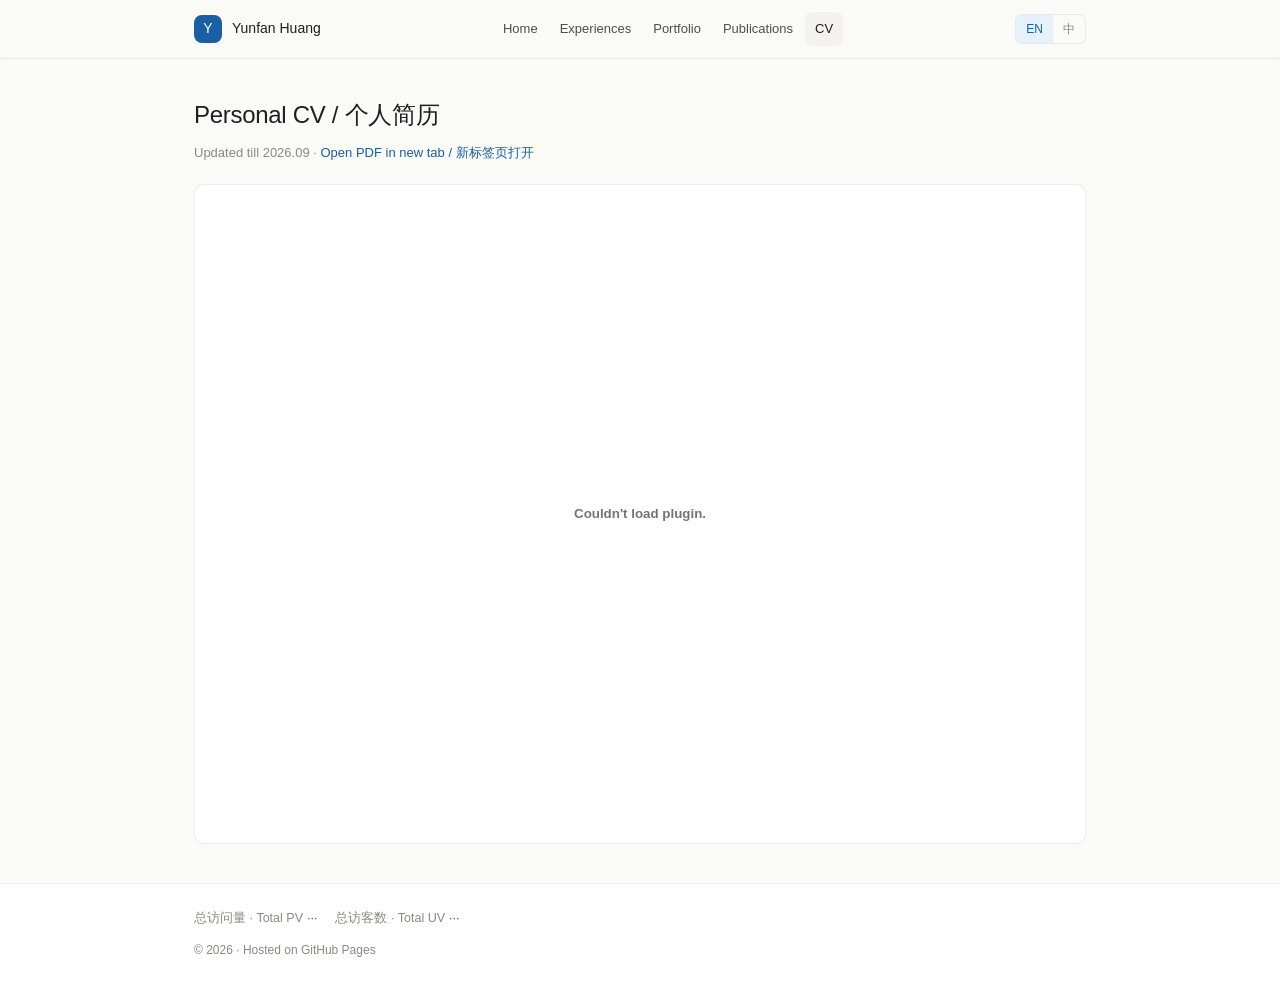
<file: personal_CV.html>
<!DOCTYPE html>
<html lang="en" data-page-node-id="msNdIV0mtbDgxaO1qP3WSY">
<head data-page-node-id="cNRFUCxVYIUgIuoNh4K1cy">
<meta charset="UTF-8" data-page-node-id="pXDAHjbgww1yYmNMuBZQe4">
<meta name="viewport" content="width=device-width, initial-scale=1.0" data-page-node-id="iSeoQM0gEBlebQcV4Z0kzI">
<title>Yunfan Huang · Personal CV</title>
<meta name="author" content="Yunfan Huang" data-page-node-id="rcKqXmzeBl5LAqf5uyLSY7">
<link rel="icon" href="favicon.svg" type="image/svg+xml" data-page-node-id="Wj3AZlcrSplIIYXGKVSwML">
<style>
:root {
  --bg-page: #FAFAF7;
  --bg-card: #FFFFFF;
  --bg-subtle: #F4F2EC;
  --border-soft: rgba(28,30,34,0.08);
  --border-medium: rgba(28,30,34,0.16);
  --text-1: #1F2024;
  --text-2: #4F4E4A;
  --text-3: #8A8983;
  --accent: #185FA5;
  --accent-dark: #0C447C;
  --accent-soft: #E6F1FB;
  --radius-sm: 6px;
  --radius-md: 10px;
  --maxw: 940px;
  --font-sans: -apple-system, BlinkMacSystemFont, "Segoe UI", "Helvetica Neue", "PingFang SC", "Microsoft YaHei", sans-serif;
}
* { box-sizing: border-box; }
html { scroll-behavior: smooth; }
body {
  margin: 0;
  font-family: var(--font-sans);
  font-size: 15px;
  line-height: 1.7;
  color: var(--text-1);
  background: var(--bg-page);
  -webkit-font-smoothing: antialiased;
  -moz-osx-font-smoothing: grayscale;
}
a { color: var(--accent); text-decoration: none; }
a:hover { color: var(--accent-dark); }

.topnav {
  position: sticky; top: 0; z-index: 100;
  background: rgba(250,250,247,0.86);
  -webkit-backdrop-filter: saturate(180%) blur(10px);
  backdrop-filter: saturate(180%) blur(10px);
  border-bottom: 1px solid var(--border-soft);
}
.topnav-inner {
  max-width: var(--maxw); margin: 0 auto;
  padding: 12px 24px;
  display: flex; align-items: center; justify-content: space-between; gap: 16px;
}
.brand {
  display: flex; align-items: center; gap: 10px;
  font-weight: 500; font-size: 14px; color: var(--text-1);
}
.brand-mark {
  width: 28px; height: 28px;
  background: var(--accent); color: white;
  border-radius: 8px;
  display: grid; place-items: center;
  font-weight: 500; font-size: 14px;
}
.nav-links { display: flex; gap: 2px; font-size: 13px; }
.nav-links a {
  color: var(--text-2);
  padding: 6px 10px;
  border-radius: var(--radius-sm);
}
.nav-links a:hover { background: var(--bg-subtle); color: var(--text-1); }
.nav-links a.active { color: var(--text-1); background: var(--bg-subtle); }
.lang-switch {
  display: flex; font-size: 12px;
  border: 1px solid var(--border-soft);
  border-radius: var(--radius-sm);
  overflow: hidden;
}
.lang-switch a { padding: 4px 10px; color: var(--text-3); }
.lang-switch a.active { background: var(--accent-soft); color: var(--accent); font-weight: 500; }

.container { max-width: var(--maxw); margin: 0 auto; padding: 0 24px; }

.cv-head { padding: 36px 0 20px; }
.cv-head h1 {
  margin: 0;
  font-size: 24px; font-weight: 500;
  letter-spacing: -0.3px;
}
.cv-head .meta {
  margin: 6px 0 0;
  color: var(--text-3);
  font-size: 13px;
}

.cv-embed-wrap { padding: 0 0 32px; }
.embed-frame {
  width: 100%;
  height: calc(100vh - 240px);
  min-height: 640px;
  border: 1px solid var(--border-soft);
  border-radius: var(--radius-md);
  background: var(--bg-card);
}

.site-footer {
  border-top: 1px solid var(--border-soft);
  background: var(--bg-card);
  padding: 24px 0 32px;
}
.stats-row {
  display: flex; gap: 18px; flex-wrap: wrap;
  font-size: 12.5px;
  color: var(--text-2);
  align-items: center;
}
.stats-row .idx { color: var(--text-3); margin-right: 4px; }
.copyright {
  margin-top: 10px;
  font-size: 12px;
  color: var(--text-3);
}

@media (max-width: 760px) {
  .container { padding: 0 16px; }
  .embed-frame { height: 80vh; min-height: 480px; }
}
</style>
</head>
<body data-page-node-id="EQOpxUng3qwUMPQL1V57pI">

<header class="topnav" data-page-node-id="topnav">
  <div class="topnav-inner">
    <a href="index.html" class="brand">
      <span class="brand-mark">Y</span>
      <span>Yunfan Huang</span>
    </a>
    <nav class="nav-links">
      <a href="index.html">Home</a>
      <a href="experiences.html">Experiences</a>
      <a href="portfolio.html">Portfolio</a>
      <a href="publications.html">Publications</a>
      <a href="personal_CV.html" class="active">CV</a>
    </nav>
    <div class="lang-switch">
      <a href="index.html" class="active">EN</a>
      <a href="index_zh.html">中</a>
    </div>
  </div>
</header>

<main class="container" data-page-node-id="FFeTIBEtVWFFHWGBXhe2Ff">
  <div class="cv-head" data-page-node-id="e0E3Ov9KLjVhDAcbSGzpMk">
    <h1 data-page-node-id="gky2afstnQed2MZNTgKLg1">Personal CV / 个人简历</h1>
    <p class="meta" data-page-node-id="QB1mgPg8CCJ2NSCb6ORJBz">Updated till 2026.09 · <a href="./files/CV_huangyf_202609.pdf" target="_blank" rel="noopener" data-page-node-id="9JvquGk0jAzYDB1974IKEN">Open PDF in new tab / 新标签页打开</a></p>
  </div>
  <div class="cv-embed-wrap" data-page-node-id="ktQSzJXrWa0tCzK2dgjWdW">
    <embed class="embed-frame" src="./files/CV_huangyf_202609.pdf" type="application/pdf" data-page-node-id="ejHLP8NcMm3NrngzRw7QJ8">
  </div>
</main>

<footer class="site-footer" data-page-node-id="BAH38vZLGpzb0ODSrm46kT">
  <div class="container" data-page-node-id="8yOg5g4pb5EDmJ1TUSxl6Y">
    <div class="stats-row" data-page-node-id="nFHCu9reNAlauSDl2UF9lz">
      <span data-page-node-id="YD3Fv8nXTph4XrWR9WJO8p"><span class="idx" data-page-node-id="vap3y4NSwFpPvM5ghJIilv">总访问量 · Total PV</span><span id="vercount_value_site_pv" data-page-node-id="xB7mps5anSjx1GXMErvQF1">···</span></span>
      <span data-page-node-id="yYeayPP3accBJNOWCze02O"><span class="idx" data-page-node-id="Fm7WtSZIdbhUj46K5Moi7D">总访客数 · Total UV</span><span id="vercount_value_site_uv" data-page-node-id="MuiFxcXT7DoqfQqgrR36SY">···</span></span>
    </div>
    <div class="copyright" data-page-node-id="5RIEnBdwfaOYgZUR0w1Bzf">
      © <span id="year" data-page-node-id="qqKkSCPoRrc8cmI8ZaYnch"></span> · Hosted on GitHub Pages
    </div>
  </div>
</footer>

<script defer src="https://cn.vercount.one/js"></script>
<script>
var y = document.getElementById('year');
if (y) y.textContent = new Date().getFullYear();
</script>

</body>
</html>
</file>
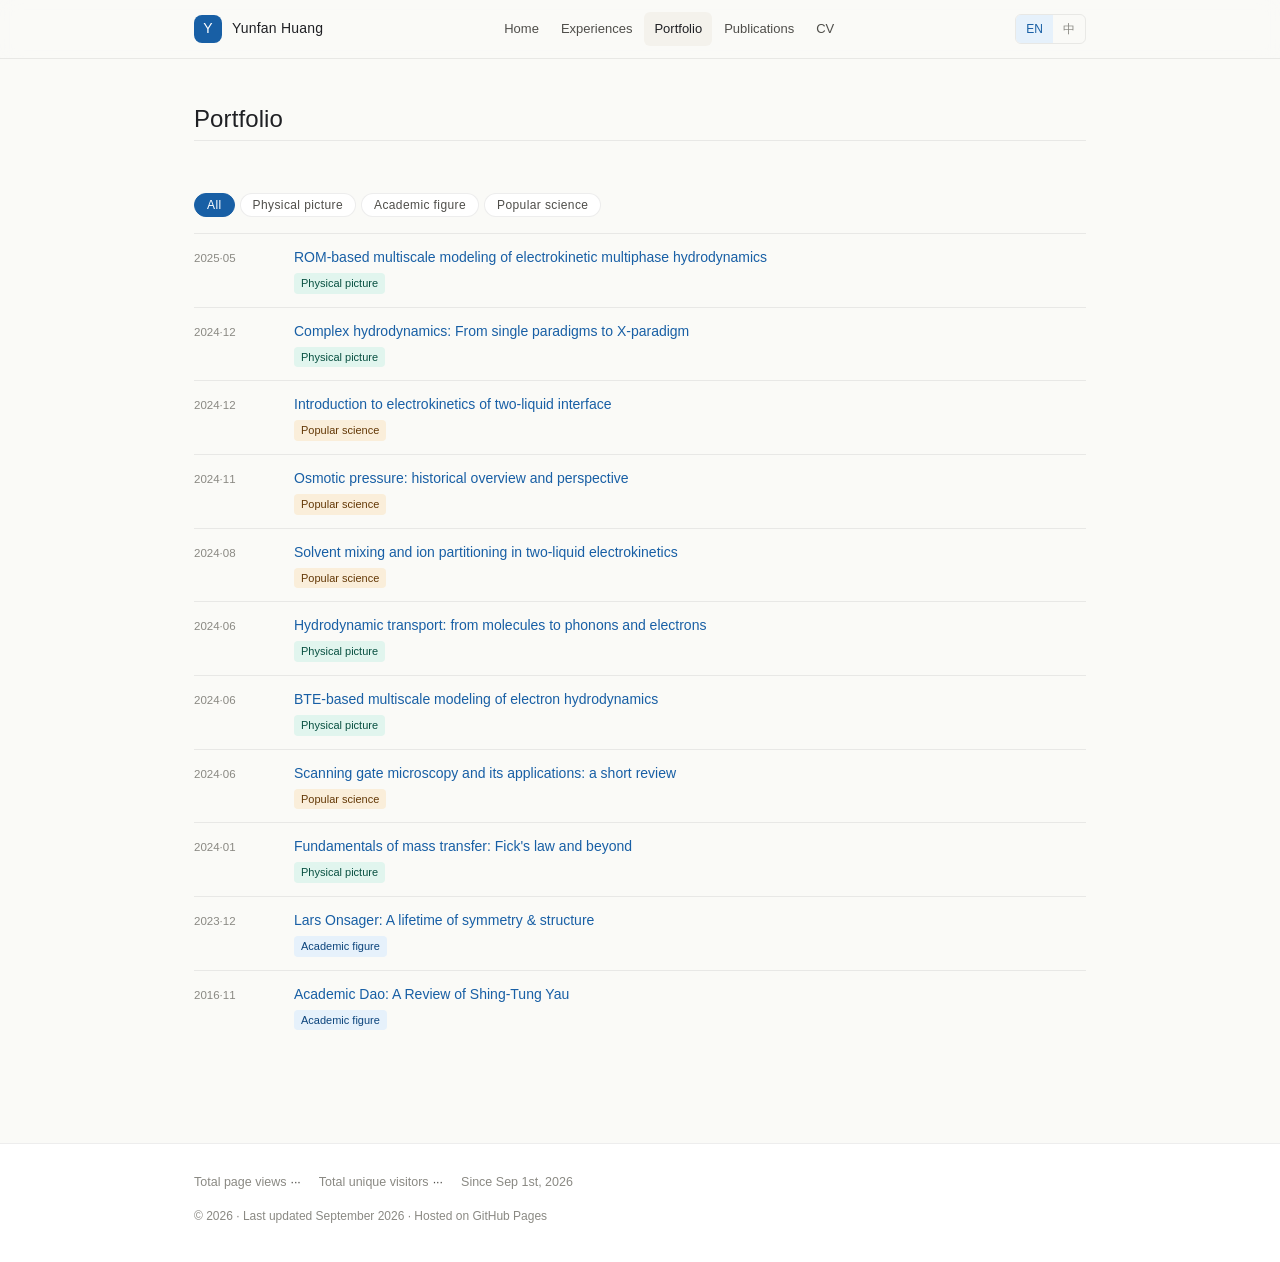
<file: portfolio.html>
<!DOCTYPE html>
<html lang="en" data-page-node-id="IVKTHpfAkL5t3oGPyBVIvK">
<head data-page-node-id="PtH66OmSZVoonvEhSSvrZF">
<meta charset="UTF-8" data-page-node-id="mrCOCHbqIxLdMonyu1bRh0">
<meta name="viewport" content="width=device-width, initial-scale=1.0" data-page-node-id="pJxzOf19nRjLe3VGW9eK69">
<title>Yunfan Huang · Portfolio</title>
<meta name="description" content="Yunfan Huang (黄云帆), Ph.D. in Engineering Mechanics from Tsinghua University. Research on electrokinetic transport at immiscible liquid-liquid interfaces and multiscale modeling." data-page-node-id="l7jtGCJQn1FujAYEdRdyzN">
<meta name="author" content="Yunfan Huang" data-page-node-id="v8EcsGkPEcr0OrSJzyqQBs">
<link rel="icon" href="favicon.svg" type="image/svg+xml" data-page-node-id="yYOZwi3cobHHMELcRAWPmd">
<link rel="stylesheet" href="style.css">
</head>
<body>

<header class="topnav" data-page-node-id="topnav">
  <div class="topnav-inner">
    <a href="index.html" class="brand">
      <span class="brand-mark">Y</span>
      <span>Yunfan Huang</span>
    </a>
    <nav class="nav-links">
      <a href="index.html">Home</a>
      <a href="experiences.html">Experiences</a>
      <a href="portfolio.html" class="active">Portfolio</a>
      <a href="publications.html">Publications</a>
      <a href="personal_CV.html">CV</a>
    </nav>
    <div class="lang-switch">
      <a href="portfolio.html" class="active">EN</a>
      <a href="portfolio_zh.html">中</a>
    </div>
  </div>
</header>

<main class="container" id="top">

  <div class="page-head">
    <h1 class="page-title">Portfolio</h1>
  </div>

  <section class="section">
    <div class="pub-filters" role="toolbar" aria-label="Filter by category">
      <button class="filter-btn active" data-filter="all">All</button>
      <button class="filter-btn" data-filter="phy">Physical picture</button>
      <button class="filter-btn" data-filter="ppl">Academic figure</button>
      <button class="filter-btn" data-filter="pop">Popular science</button>
    </div>
    <div class="blog-list">
      <div class="blog-item" data-tag="phy">
        <span class="blog-date">2025·05</span>
        <div>
          <div class="blog-title"><a href="./files/portfolios/Phys_4_ROM-based-multiscale-modeling-of-EKmHD_202505.pdf" target="_blank" rel="noopener">ROM-based multiscale modeling of electrokinetic multiphase hydrodynamics</a></div>
          <div class="blog-meta"><span class="cat cat-phy">Physical picture</span></div>
        </div>
      </div>
      <div class="blog-item" data-tag="phy">
        <span class="blog-date">2024·12</span>
        <div>
          <div class="blog-title"><a href="./files/portfolios/Phys_0_Complex_hydrodyn_202412.pdf" target="_blank" rel="noopener">Complex hydrodynamics: From single paradigms to X-paradigm</a></div>
          <div class="blog-meta"><span class="cat cat-phy">Physical picture</span></div>
        </div>
      </div>
      <div class="blog-item" data-tag="pop">
        <span class="blog-date">2024·12</span>
        <div>
          <div class="blog-title"><a href="./files/portfolios/Post_4_EKmHD_ITIES_overview_202412.pdf" target="_blank" rel="noopener">Introduction to electrokinetics of two-liquid interface</a></div>
          <div class="blog-meta"><span class="cat cat-pop">Popular science</span></div>
        </div>
      </div>
      <div class="blog-item" data-tag="pop">
        <span class="blog-date">2024·11</span>
        <div>
          <div class="blog-title"><a href="./files/portfolios/Post_3_Osmotic_pressure_202411.pdf" target="_blank" rel="noopener">Osmotic pressure: historical overview and perspective</a></div>
          <div class="blog-meta"><span class="cat cat-pop">Popular science</span></div>
        </div>
      </div>
      <div class="blog-item" data-tag="pop">
        <span class="blog-date">2024·08</span>
        <div>
          <div class="blog-title"><a href="./files/portfolios/Post_2_Partitioning-diffuse-effects-in-EKmHD_202408.pdf" target="_blank" rel="noopener">Solvent mixing and ion partitioning in two-liquid electrokinetics</a></div>
          <div class="blog-meta"><span class="cat cat-pop">Popular science</span></div>
        </div>
      </div>
      <div class="blog-item" data-tag="phy">
        <span class="blog-date">2024·06</span>
        <div>
          <div class="blog-title"><a href="./files/portfolios/Phys_2_Hydrodynamic-transport_202406.pdf" target="_blank" rel="noopener">Hydrodynamic transport: from molecules to phonons and electrons</a></div>
          <div class="blog-meta"><span class="cat cat-phy">Physical picture</span></div>
        </div>
      </div>
      <div class="blog-item" data-tag="phy">
        <span class="blog-date">2024·06</span>
        <div>
          <div class="blog-title"><a href="./files/portfolios/Phys_3_BTE-based-multiscale-modeling-of-eHD_202406.pdf" target="_blank" rel="noopener">BTE-based multiscale modeling of electron hydrodynamics</a></div>
          <div class="blog-meta"><span class="cat cat-phy">Physical picture</span></div>
        </div>
      </div>
      <div class="blog-item" data-tag="pop">
        <span class="blog-date">2024·06</span>
        <div>
          <div class="blog-title"><a href="./files/portfolios/Post_1_Scanning_Gate_Microscopy_202406.pdf" target="_blank" rel="noopener">Scanning gate microscopy and its applications: a short review</a></div>
          <div class="blog-meta"><span class="cat cat-pop">Popular science</span></div>
        </div>
      </div>
      <div class="blog-item" data-tag="phy">
        <span class="blog-date">2024·01</span>
        <div>
          <div class="blog-title"><a href="./files/portfolios/Phys_1_Mass_transfer_tutorial_202401.pdf" target="_blank" rel="noopener">Fundamentals of mass transfer: Fick's law and beyond</a></div>
          <div class="blog-meta"><span class="cat cat-phy">Physical picture</span></div>
        </div>
      </div>
      <div class="blog-item" data-tag="ppl">
        <span class="blog-date">2023·12</span>
        <div>
          <div class="blog-title"><a href="./files/portfolios/Fig_2_Lars_Onsager_202312.pdf" target="_blank" rel="noopener">Lars Onsager: A lifetime of symmetry &amp; structure</a></div>
          <div class="blog-meta"><span class="cat cat-ppl">Academic figure</span></div>
        </div>
      </div>
      <div class="blog-item" data-tag="ppl">
        <span class="blog-date">2016·11</span>
        <div>
          <div class="blog-title"><a href="./files/portfolios/Fig_1_Shing-Tung_Yau_201611.pdf" target="_blank" rel="noopener">Academic Dao: A Review of Shing-Tung Yau</a></div>
          <div class="blog-meta"><span class="cat cat-ppl">Academic figure</span></div>
        </div>
      </div>
    </div>
  </section>
</main>

<footer class="site-footer" data-page-node-id="footer">
  <div class="container">
    <div class="stats-row">
      <span><span class="idx">Total page views</span><span id="vercount_value_site_pv">···</span></span>
      <span><span class="idx">Total unique visitors</span><span id="vercount_value_site_uv">···</span></span>
      <span class="stats-since">Since Sep 1st, 2026</span>
    </div>
    <div class="copyright">
      © <span id="year"></span> · Last updated September 2026 · Hosted on GitHub Pages</div>
  </div>
</footer>

<a href="#top" class="back-to-top" id="backToTop" aria-label="Back to top">↑</a>

<script defer src="https://cn.vercount.one/js"></script>
<script>
(function () {

  // ---- Filtering ----
  var btns = document.querySelectorAll('.filter-btn');
  var cards = document.querySelectorAll('[data-tag], .blog-item');
  btns.forEach(function (btn) {
    btn.addEventListener('click', function () {
      var filter = btn.getAttribute('data-filter');
      btns.forEach(function (b) { b.classList.toggle('active', b === btn); });
      cards.forEach(function (card) {
        var tags = (card.getAttribute('data-tag') || '').split(/\s+/);
        card.classList.toggle('hidden', !(filter === 'all' || tags.indexOf(filter) !== -1));
      });
    });
  });

  // ---- Back to top ----
  var back = document.getElementById('backToTop');
  if (back) {
    var toggle = function () { back.classList.toggle('visible', window.scrollY > 400); };
    window.addEventListener('scroll', toggle, { passive: true });
    toggle();
    back.addEventListener('click', function (e) {
      e.preventDefault();
      window.scrollTo({ top: 0, behavior: 'smooth' });
    });
  }

  // ---- Year in footer ----
  var y = document.getElementById('year');
  if (y) y.textContent = new Date().getFullYear();
})();
</script>

</body>
</html>
</file>
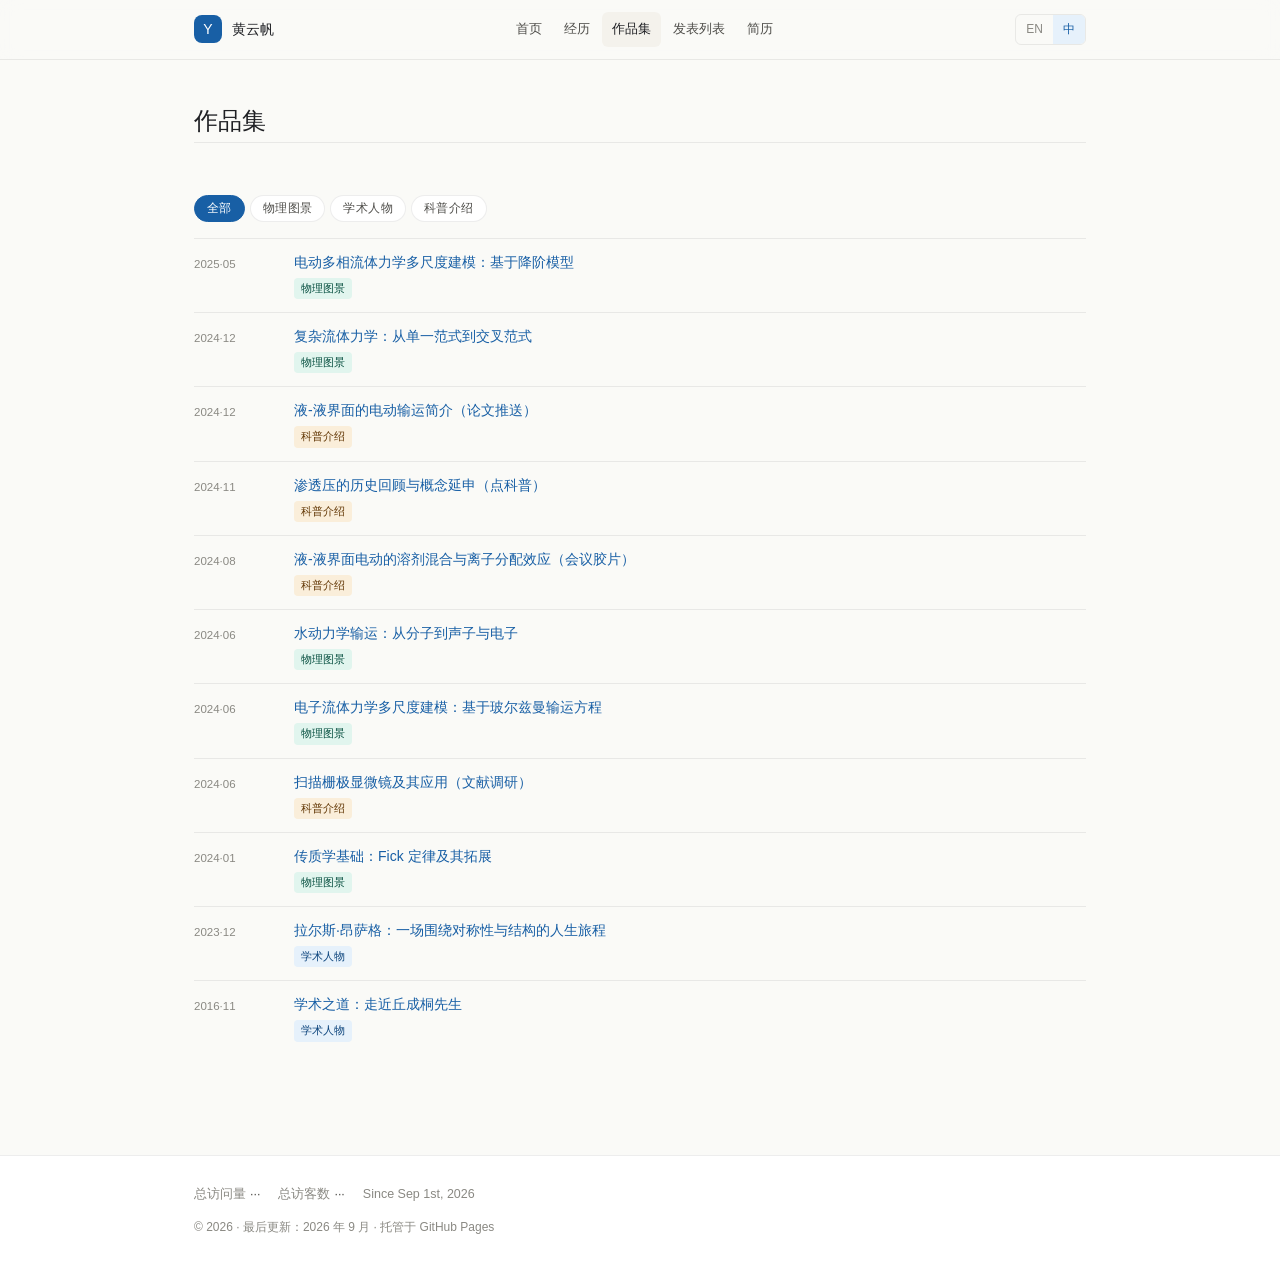
<file: portfolio_zh.html>
<!DOCTYPE html>
<html lang="zh-CN" data-page-node-id="G2fgmI4HG4HbhLXBTvlTTG">
<head data-page-node-id="nNla63pCniwkH8aRHkDjmh">
<meta charset="UTF-8" data-page-node-id="anowL07U0mTFr28iRYr6Dz">
<meta name="viewport" content="width=device-width, initial-scale=1.0" data-page-node-id="e3uAVIgGXxNjkDYeehRsLg">
<title>黄云帆 · 作品集</title>
<meta name="description" content="黄云帆 (Yunfan Huang)，清华大学工程力学系博士。研究方向：液-液界面的电动输运机理与多尺度建模。" data-page-node-id="PITWB47p0d8jJrL547Uf5l">
<meta name="author" content="黄云帆" data-page-node-id="PTXAamErI3axZqHYJi51eE">
<link rel="icon" href="favicon.svg" type="image/svg+xml" data-page-node-id="GfoLGCzueoOXWdjk4FAHIp">
<link rel="stylesheet" href="style.css">
<link rel="stylesheet" href="style-zh.css">
</head>
<body>

<header class="topnav" data-page-node-id="topnav">
  <div class="topnav-inner">
    <a href="index_zh.html" class="brand">
      <span class="brand-mark">Y</span>
      <span>黄云帆</span>
    </a>
    <nav class="nav-links">
      <a href="index_zh.html">首页</a>
      <a href="experiences_zh.html">经历</a>
      <a href="portfolio_zh.html" class="active">作品集</a>
      <a href="publications_zh.html">发表列表</a>
      <a href="personal_CV.html">简历</a>
    </nav>
    <div class="lang-switch">
      <a href="portfolio.html">EN</a>
      <a href="portfolio_zh.html" class="active">中</a>
    </div>
  </div>
</header>

<main class="container" id="top">

  <div class="page-head">
    <h1 class="page-title">作品集</h1>
  </div>

  <section class="section">
    <div class="pub-filters" role="toolbar" aria-label="Filter by category">
      <button class="filter-btn active" data-filter="all">全部</button>
      <button class="filter-btn" data-filter="phy">物理图景</button>
      <button class="filter-btn" data-filter="ppl">学术人物</button>
      <button class="filter-btn" data-filter="pop">科普介绍</button>
    </div>
    <div class="blog-list">
      <div class="blog-item" data-tag="phy">
        <span class="blog-date">2025·05</span>
        <div>
          <div class="blog-title"><a href="./files/portfolios/Phys_4_ROM-based-multiscale-modeling-of-EKmHD_202505.pdf" target="_blank" rel="noopener">电动多相流体力学多尺度建模：基于降阶模型</a></div>
          <div class="blog-meta"><span class="cat cat-phy">物理图景</span></div>
        </div>
      </div>
      <div class="blog-item" data-tag="phy">
        <span class="blog-date">2024·12</span>
        <div>
          <div class="blog-title"><a href="./files/portfolios/Phys_0_Complex_hydrodyn_202412.pdf" target="_blank" rel="noopener">复杂流体力学：从单一范式到交叉范式</a></div>
          <div class="blog-meta"><span class="cat cat-phy">物理图景</span></div>
        </div>
      </div>
      <div class="blog-item" data-tag="pop">
        <span class="blog-date">2024·12</span>
        <div>
          <div class="blog-title"><a href="./files/portfolios/Post_4_EKmHD_ITIES_overview_202412.pdf" target="_blank" rel="noopener">液-液界面的电动输运简介（论文推送）</a></div>
          <div class="blog-meta"><span class="cat cat-pop">科普介绍</span></div>
        </div>
      </div>
      <div class="blog-item" data-tag="pop">
        <span class="blog-date">2024·11</span>
        <div>
          <div class="blog-title"><a href="./files/portfolios/Post_3_Osmotic_pressure_202411.pdf" target="_blank" rel="noopener">渗透压的历史回顾与概念延申（点科普）</a></div>
          <div class="blog-meta"><span class="cat cat-pop">科普介绍</span></div>
        </div>
      </div>
      <div class="blog-item" data-tag="pop">
        <span class="blog-date">2024·08</span>
        <div>
          <div class="blog-title"><a href="./files/portfolios/Post_2_Partitioning-diffuse-effects-in-EKmHD_202408.pdf" target="_blank" rel="noopener">液-液界面电动的溶剂混合与离子分配效应（会议胶片）</a></div>
          <div class="blog-meta"><span class="cat cat-pop">科普介绍</span></div>
        </div>
      </div>
      <div class="blog-item" data-tag="phy">
        <span class="blog-date">2024·06</span>
        <div>
          <div class="blog-title"><a href="./files/portfolios/Phys_2_Hydrodynamic-transport_202406.pdf" target="_blank" rel="noopener">水动力学输运：从分子到声子与电子</a></div>
          <div class="blog-meta"><span class="cat cat-phy">物理图景</span></div>
        </div>
      </div>
      <div class="blog-item" data-tag="phy">
        <span class="blog-date">2024·06</span>
        <div>
          <div class="blog-title"><a href="./files/portfolios/Phys_3_BTE-based-multiscale-modeling-of-eHD_202406.pdf" target="_blank" rel="noopener">电子流体力学多尺度建模：基于玻尔兹曼输运方程</a></div>
          <div class="blog-meta"><span class="cat cat-phy">物理图景</span></div>
        </div>
      </div>
      <div class="blog-item" data-tag="pop">
        <span class="blog-date">2024·06</span>
        <div>
          <div class="blog-title"><a href="./files/portfolios/Post_1_Scanning_Gate_Microscopy_202406.pdf" target="_blank" rel="noopener">扫描栅极显微镜及其应用（文献调研）</a></div>
          <div class="blog-meta"><span class="cat cat-pop">科普介绍</span></div>
        </div>
      </div>
      <div class="blog-item" data-tag="phy">
        <span class="blog-date">2024·01</span>
        <div>
          <div class="blog-title"><a href="./files/portfolios/Phys_1_Mass_transfer_tutorial_202401.pdf" target="_blank" rel="noopener">传质学基础：Fick 定律及其拓展</a></div>
          <div class="blog-meta"><span class="cat cat-phy">物理图景</span></div>
        </div>
      </div>
      <div class="blog-item" data-tag="ppl">
        <span class="blog-date">2023·12</span>
        <div>
          <div class="blog-title"><a href="./files/portfolios/Fig_2_Lars_Onsager_202312.pdf" target="_blank" rel="noopener">拉尔斯·昂萨格：一场围绕对称性与结构的人生旅程</a></div>
          <div class="blog-meta"><span class="cat cat-ppl">学术人物</span></div>
        </div>
      </div>
      <div class="blog-item" data-tag="ppl">
        <span class="blog-date">2016·11</span>
        <div>
          <div class="blog-title"><a href="./files/portfolios/Fig_1_Shing-Tung_Yau_201611.pdf" target="_blank" rel="noopener">学术之道：走近丘成桐先生</a></div>
          <div class="blog-meta"><span class="cat cat-ppl">学术人物</span></div>
        </div>
      </div>
    </div>
  </section>
</main>

<footer class="site-footer" data-page-node-id="footer">
  <div class="container">
    <div class="stats-row">
      <span><span class="idx">总访问量</span><span id="vercount_value_site_pv">···</span></span>
      <span><span class="idx">总访客数</span><span id="vercount_value_site_uv">···</span></span>
      <span class="stats-since">Since Sep 1st, 2026</span>
    </div>
    <div class="copyright">
      © <span id="year"></span> · 最后更新：2026 年 9 月 · 托管于 GitHub Pages</div>
  </div>
</footer>

<a href="#top" class="back-to-top" id="backToTop" aria-label="回到顶部">↑</a>

<script defer src="https://cn.vercount.one/js"></script>
<script>
(function () {

  // ---- Filtering ----
  var btns = document.querySelectorAll('.filter-btn');
  var cards = document.querySelectorAll('[data-tag], .blog-item');
  btns.forEach(function (btn) {
    btn.addEventListener('click', function () {
      var filter = btn.getAttribute('data-filter');
      btns.forEach(function (b) { b.classList.toggle('active', b === btn); });
      cards.forEach(function (card) {
        var tags = (card.getAttribute('data-tag') || '').split(/\s+/);
        card.classList.toggle('hidden', !(filter === 'all' || tags.indexOf(filter) !== -1));
      });
    });
  });

  // ---- Back to top ----
  var back = document.getElementById('backToTop');
  if (back) {
    var toggle = function () { back.classList.toggle('visible', window.scrollY > 400); };
    window.addEventListener('scroll', toggle, { passive: true });
    toggle();
    back.addEventListener('click', function (e) {
      e.preventDefault();
      window.scrollTo({ top: 0, behavior: 'smooth' });
    });
  }

  // ---- Year in footer ----
  var y = document.getElementById('year');
  if (y) y.textContent = new Date().getFullYear();
})();
</script>

</body>
</html>
</file>
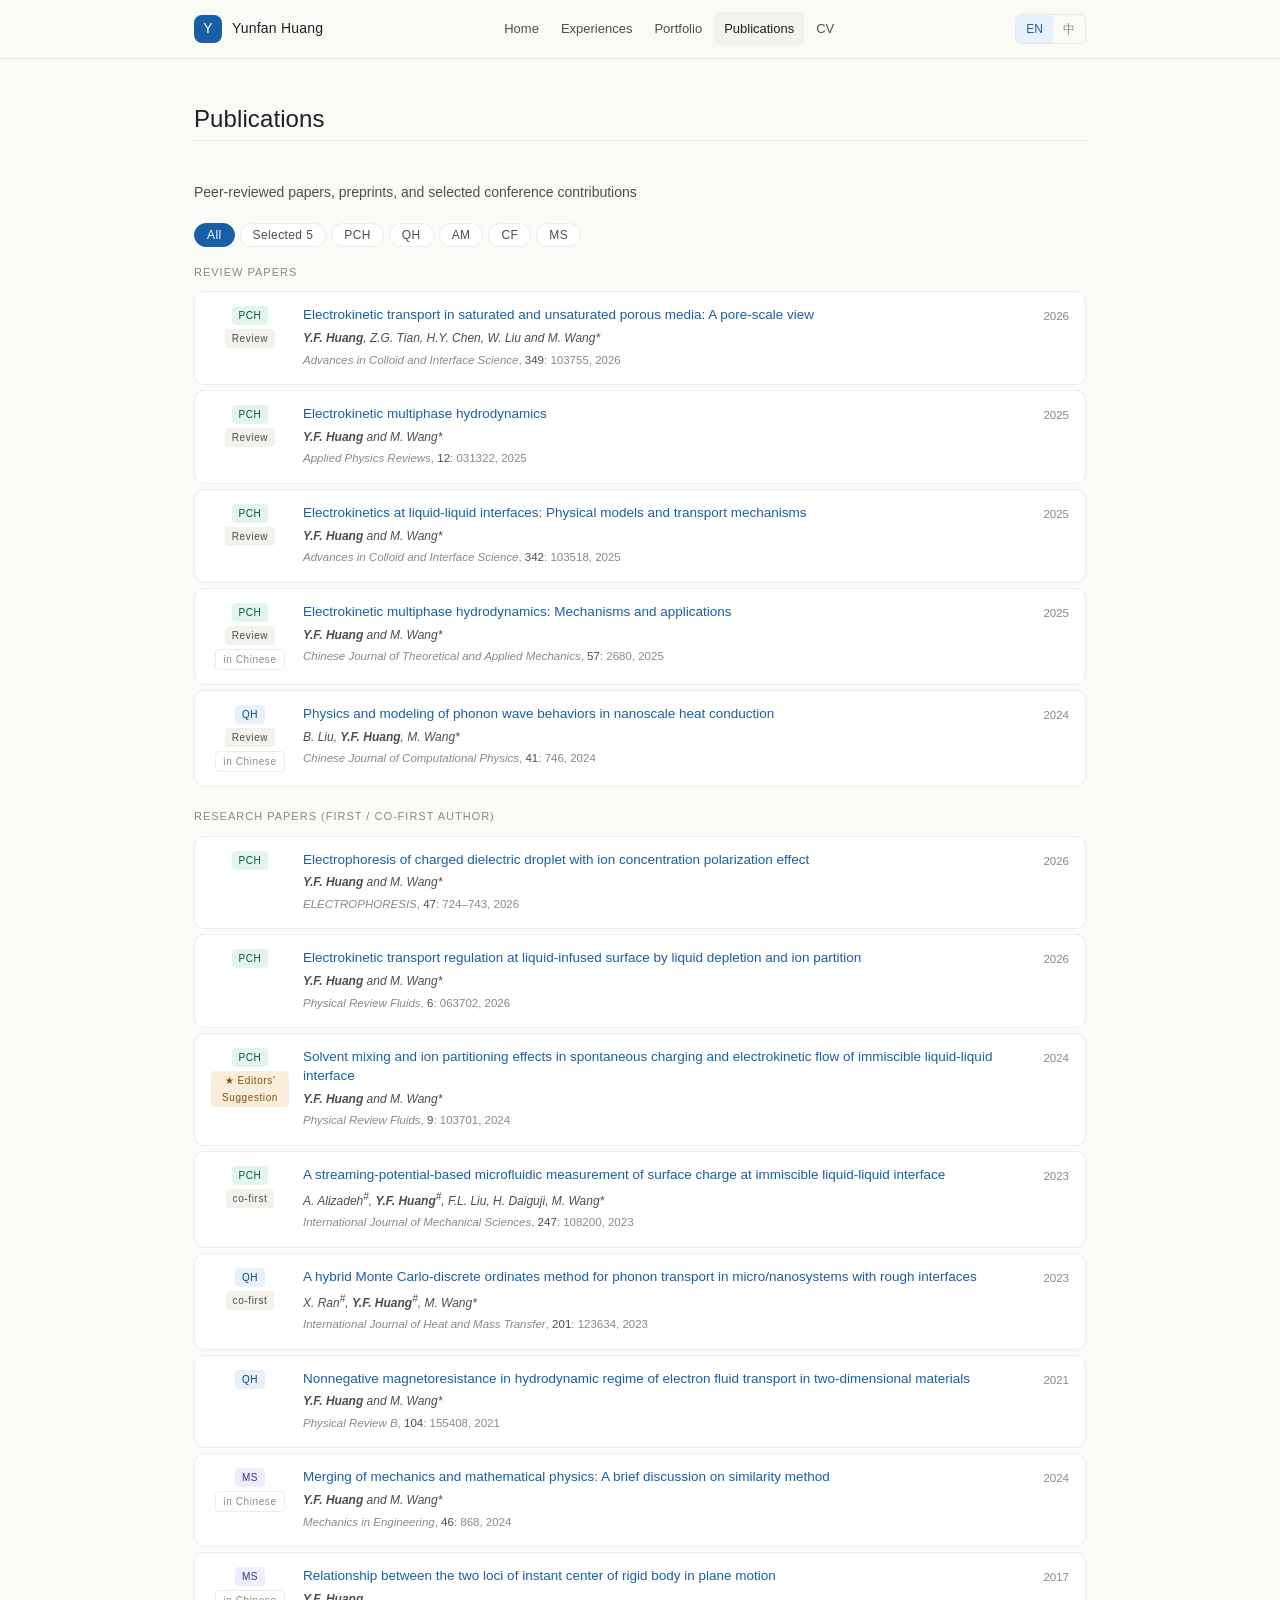
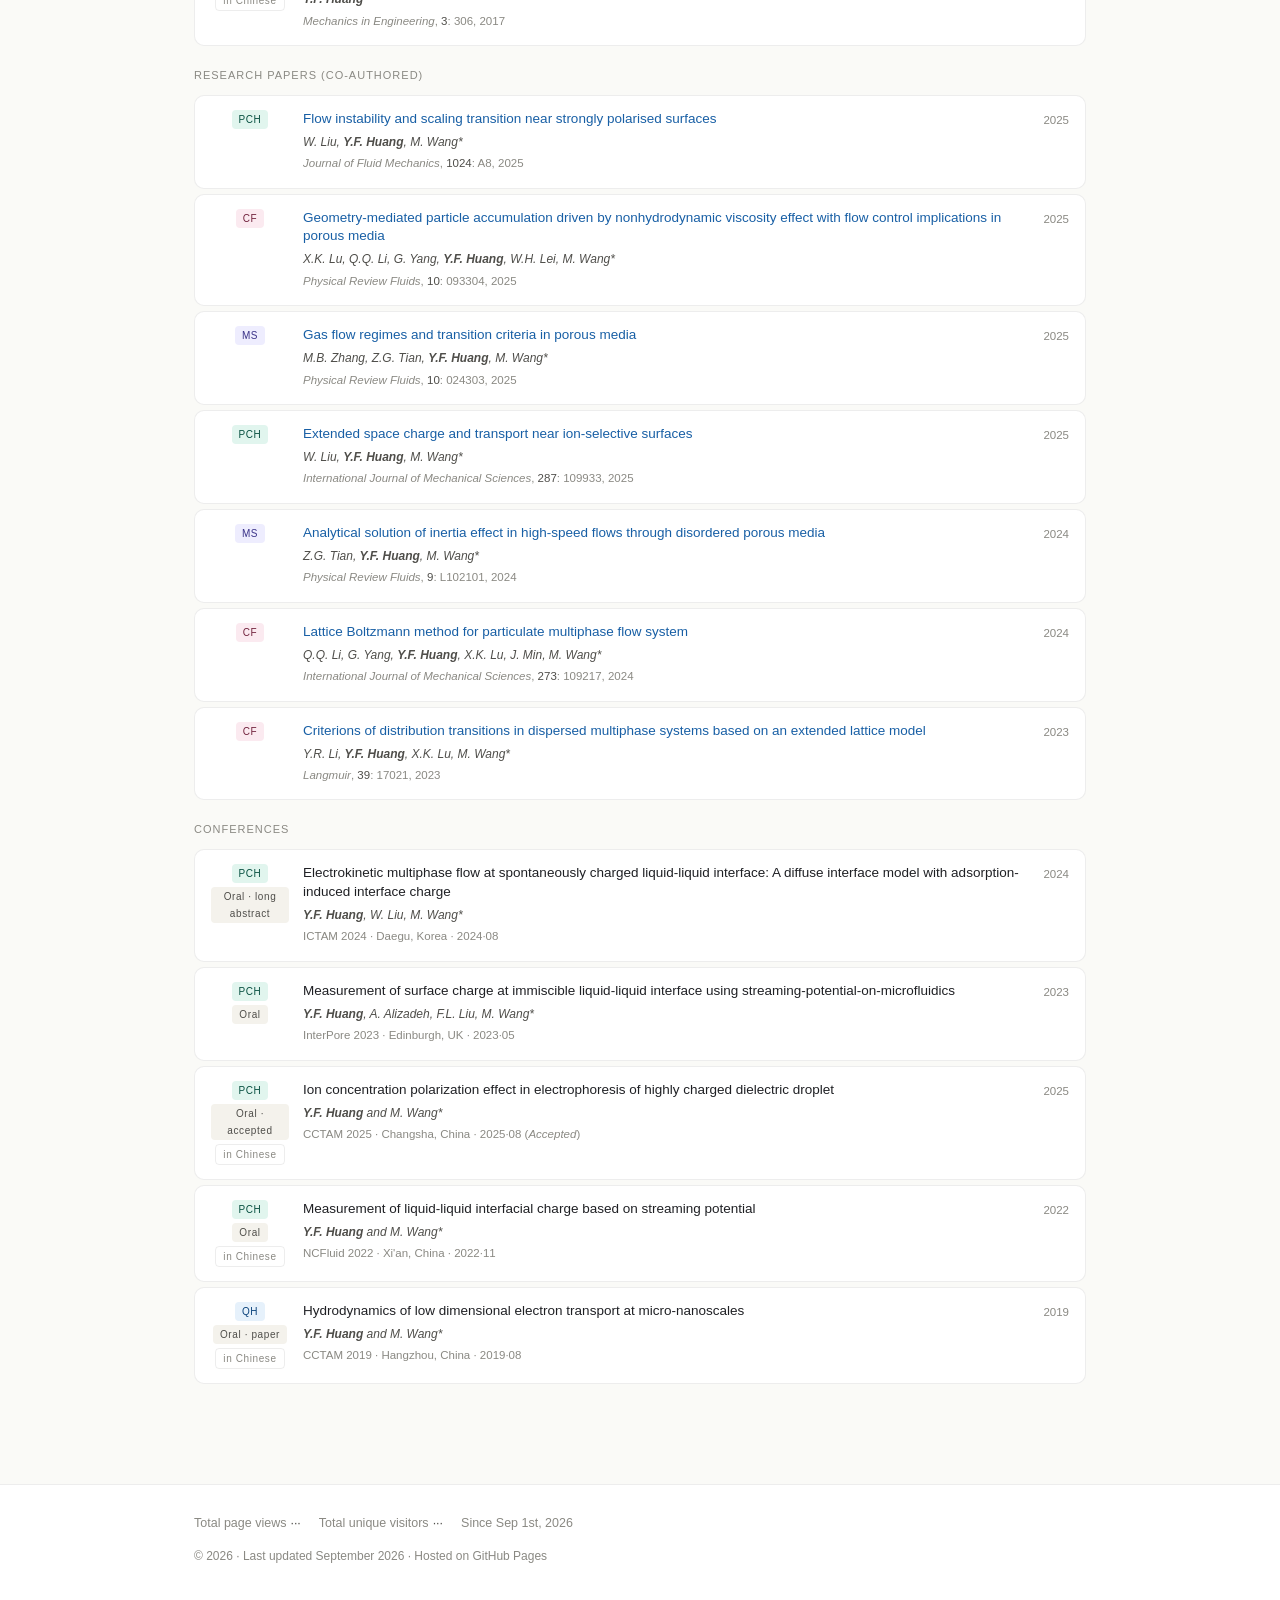
<file: publications.html>
<!DOCTYPE html>
<html lang="en" data-page-node-id="IVKTHpfAkL5t3oGPyBVIvK">
<head data-page-node-id="PtH66OmSZVoonvEhSSvrZF">
<meta charset="UTF-8" data-page-node-id="mrCOCHbqIxLdMonyu1bRh0">
<meta name="viewport" content="width=device-width, initial-scale=1.0" data-page-node-id="pJxzOf19nRjLe3VGW9eK69">
<title>Yunfan Huang · Publications</title>
<meta name="description" content="Yunfan Huang (黄云帆), Ph.D. in Engineering Mechanics from Tsinghua University. Research on electrokinetic transport at immiscible liquid-liquid interfaces and multiscale modeling." data-page-node-id="l7jtGCJQn1FujAYEdRdyzN">
<meta name="author" content="Yunfan Huang" data-page-node-id="v8EcsGkPEcr0OrSJzyqQBs">
<link rel="icon" href="favicon.svg" type="image/svg+xml" data-page-node-id="yYOZwi3cobHHMELcRAWPmd">
<link rel="stylesheet" href="style.css">
</head>
<body>

<header class="topnav" data-page-node-id="topnav">
  <div class="topnav-inner">
    <a href="index.html" class="brand">
      <span class="brand-mark">Y</span>
      <span>Yunfan Huang</span>
    </a>
    <nav class="nav-links">
      <a href="index.html">Home</a>
      <a href="experiences.html">Experiences</a>
      <a href="portfolio.html">Portfolio</a>
      <a href="publications.html" class="active">Publications</a>
      <a href="personal_CV.html">CV</a>
    </nav>
    <div class="lang-switch">
      <a href="publications.html" class="active">EN</a>
      <a href="publications_zh.html">中</a>
    </div>
  </div>
</header>

<main class="container" id="top">

  <div class="page-head">
    <h1 class="page-title">Publications</h1>
  </div>

<section id="publications" class="section" data-page-node-id="VzyUIjMQ8dbv31pcb8Bc2Y">
    <p class="section-lead" data-page-node-id="rTFXVQSOnEFGeh42vcgWHk">
      Peer-reviewed papers, preprints, and selected conference contributions
    </p>

    <div class="pub-filters" role="toolbar" aria-label="Filter publications by research tag" data-page-node-id="a97654B9xqLB0AR3ktD3PC">
      <button class="filter-btn active" data-filter="all" data-page-node-id="Am3BnnPxLPzAgeLKBywWCF">All</button>
      <button class="filter-btn" data-filter="SEL" data-page-node-id="x0BdFMsTeK599jiNMHdzSB">Selected 5</button>
      <button class="filter-btn" data-filter="PCH" data-page-node-id="FaYH8nStXvL63WVIb3W4Kf">PCH</button>
      <button class="filter-btn" data-filter="QH" data-page-node-id="sDoPxQrJXppFranllfKCRr">QH</button>
      <button class="filter-btn" data-filter="AM" data-page-node-id="ewKUyzzi2Iqjs7kI6hC7bR">AM</button>
      <button class="filter-btn" data-filter="CF" data-page-node-id="Y9Q2aSGG8OD1MuMRDC6oGc">CF</button>
      <button class="filter-btn" data-filter="MS" data-page-node-id="XgZGyEMm44HCuDCfb3hfcR">MS</button>
    </div>

    <h3 class="subsection-title" data-page-node-id="3yEjXfSDw8hzCRy2SiVQ4i">Review papers</h3>
    <div class="pub-list" data-page-node-id="NDsBJe6HNNH2zuw6ZDG63M">
      <article class="pub-card" data-tag="PCH" data-page-node-id="MD6Xfb1RGMlgpHUH0p4aQy">
        <div class="pub-meta" data-page-node-id="7F0MfTsf5vXGKK8iNUdYM3">
          <span class="tag tag-PCH" data-page-node-id="I78BOmXlzWlRD7HA5Ew063">PCH</span>
          <span class="tag tag-extra" data-page-node-id="Uuc8GanFxKseAmBC4oFTEy">Review</span>
        </div>
        <div data-page-node-id="lBhzKQMhtjCUDXx8cLet3s">
          <p class="pub-title" data-page-node-id="gwvZIAeZXL4hKm8bWQb0FA"><a href="./files/publications/[2025]-paper-ACIS-EKporous-一作.pdf" target="_blank" rel="noopener" data-page-node-id="JSNMYeACYrWkZnueO85cAj">Electrokinetic transport in saturated and unsaturated porous media: A pore-scale view</a></p>
          <p class="pub-authors" data-page-node-id="RZ9VZyItCZhWTgu9dwjg92"><b data-page-node-id="qG2JEy8akfIPtn9f9m5Xyx">Y.F. Huang</b>, Z.G. Tian, H.Y. Chen, W. Liu and M. Wang*</p>
          <p class="pub-journal" data-page-node-id="9ldMYECK3nNqpQTM2EbVMd"><em data-page-node-id="MB6SDzg7qswmSp0mNtzxd3">Advances in Colloid and Interface Science</em>, <b data-page-node-id="tNUOsE7XkOFKADqBhrGnRw">349</b>: 103755, 2026</p>
        </div>
        <div class="pub-year" data-page-node-id="Z11rqFxEatnHlNKupIbYSn">2026</div>
      </article>

      <article class="pub-card" data-tag="PCH SEL" data-page-node-id="lIeLifJkiHlQyI3EWQqkX8">
        <div class="pub-meta" data-page-node-id="FD8Eh9tyRsIiCdnpBVft4e">
          <span class="tag tag-PCH" data-page-node-id="BaIYa3qlc0UFNGHVMdSapa">PCH</span>
          <span class="tag tag-extra" data-page-node-id="vSVCDBtLtRl0JNCj3IpZCn">Review</span>
        </div>
        <div data-page-node-id="iXP4nvC7JKG4QMI19rFLjE">
          <p class="pub-title" data-page-node-id="3LL1AU2KTXp8iKWH397F3i"><a href="./files/publications/[2025]-paper-APR-EKmHD-mthd-一作-main.pdf" target="_blank" rel="noopener" data-page-node-id="e2Sx8DsPsOPVkQsG8foHmV">Electrokinetic multiphase hydrodynamics</a></p>
          <p class="pub-authors" data-page-node-id="IT1A3lvf1JoB1YyTm72zQy"><b data-page-node-id="9S33DIPCN8lG08XeHK2QBE">Y.F. Huang</b> and M. Wang*</p>
          <p class="pub-journal" data-page-node-id="zCereeznxSJe85B7BfD92z"><em data-page-node-id="HAh5bSzXnqPfiOSnVA6JA1">Applied Physics Reviews</em>, <b data-page-node-id="tGokdWg5wuGl3dD5lZy1gk">12</b>: 031322, 2025</p>
        </div>
        <div class="pub-year" data-page-node-id="2reLeVxfL3wu6KoynJZC4m">2025</div>
      </article>

      <article class="pub-card" data-tag="PCH SEL" data-page-node-id="hCHJiOxyNTKBs0sBtKeuf5">
        <div class="pub-meta" data-page-node-id="JKZNAeaRifV4HgjsGAHbnu">
          <span class="tag tag-PCH" data-page-node-id="ujDPhlD7cZLNORz1wAbvN6">PCH</span>
          <span class="tag tag-extra" data-page-node-id="llKVHi9ZGQwu0QdEwvi41L">Review</span>
        </div>
        <div data-page-node-id="ACO6P9ifH8KLHOijISPqcB">
          <p class="pub-title" data-page-node-id="GBX6xdC8ObSoDs7tJPaXvM"><a href="./files/publications/[2025]-paper-ACIS-EKmHD-phys-一作.pdf" target="_blank" rel="noopener" data-page-node-id="CbFx9Y8KtczxCFm63qqbqT">Electrokinetics at liquid-liquid interfaces: Physical models and transport mechanisms</a></p>
          <p class="pub-authors" data-page-node-id="fqS0TezB9MFjeH9bqT0pfW"><b data-page-node-id="wkA5cm5GQ2AqTKR81zIBjQ">Y.F. Huang</b> and M. Wang*</p>
          <p class="pub-journal" data-page-node-id="iHz9GVSg3gw1hStsYw2d0b"><em data-page-node-id="8zUkUFn15SBgPZCB8Bunx3">Advances in Colloid and Interface Science</em>, <b data-page-node-id="h6slXSkLdKMLLJZFLMa5Cm">342</b>: 103518, 2025</p>
        </div>
        <div class="pub-year" data-page-node-id="Z4cKPAUXTMvyAuDXwOIUmA">2025</div>
      </article>

      <article class="pub-card" data-tag="PCH" data-page-node-id="AiTTElPtEKJSWwUGUKdjcP">
        <div class="pub-meta" data-page-node-id="BGImCaSJ6hN3VlUX7VGoeX">
          <span class="tag tag-PCH" data-page-node-id="rRaiMJLjSlKGDDyY5Qpazv">PCH</span>
          <span class="tag tag-extra" data-page-node-id="R6Xb2Y0YFQMCdtcCox4gPA">Review</span>
          <span class="tag tag-cn" data-page-node-id="HCgG79IYB0YyhH3r9JBen3">in Chinese</span>
        </div>
        <div data-page-node-id="aJyBqwtOHbuT8gvplPUWTr">
          <p class="pub-title" data-page-node-id="bZBqFvmisqf2WHVOmsoZ5o"><a href="./files/publications/[2025]-paper-CJTAM-EKmHD-app-一作.pdf" target="_blank" rel="noopener" data-page-node-id="NLUs4KGAevZKSbhVYbusIb">Electrokinetic multiphase hydrodynamics: Mechanisms and applications</a></p>
          <p class="pub-authors" data-page-node-id="FF19ciufQJviFgtWoSHBJo"><b data-page-node-id="zMt0oZjTuIpD3l6EXZvZ8H">Y.F. Huang</b> and M. Wang*</p>
          <p class="pub-journal" data-page-node-id="roh0tyIn2TK9FS9PPGlwYY"><em data-page-node-id="0nUrPconUBoWbCGa7uUbV4">Chinese Journal of Theoretical and Applied Mechanics</em>, <b data-page-node-id="sNqwByKlLaH6TxnSpHnlIs">57</b>: 2680, 2025</p>
        </div>
        <div class="pub-year" data-page-node-id="iODm2Qu3wimqmWtIvkq7i6">2025</div>
      </article>

      <article class="pub-card" data-tag="QH" data-page-node-id="DRDX1aL40dKJmFAzpXBJNL">
        <div class="pub-meta" data-page-node-id="3wterFlBZzjEEapiDZNK5T">
          <span class="tag tag-QH" data-page-node-id="4pBE669nMXWypJRDpwycuZ">QH</span>
          <span class="tag tag-extra" data-page-node-id="0wHYXlH0Iwt3W1EzcMhOeg">Review</span>
          <span class="tag tag-cn" data-page-node-id="2riJ3dwjHq18SrqUiEnioa">in Chinese</span>
        </div>
        <div data-page-node-id="CnuyYblypvzK4hiAFYUhW9">
          <p class="pub-title" data-page-node-id="Wpy6Y4yE8XsGhlyJcd4ADr"><a href="./files/publications/[2024]-paper-CJCP-NanoPhonon-二作.pdf" target="_blank" rel="noopener" data-page-node-id="7A6dRB5c8NBtUkVxBBmF3P">Physics and modeling of phonon wave behaviors in nanoscale heat conduction</a></p>
          <p class="pub-authors" data-page-node-id="RE8zdDOEo8nls1ND2vHO4v">B. Liu, <b data-page-node-id="1BrzjwFLZewKK7FfEQhtjG">Y.F. Huang</b>, M. Wang*</p>
          <p class="pub-journal" data-page-node-id="tx06u8ZErLRFozgL3NMPEf"><em data-page-node-id="m5QufPT3BGySK6rIQG8eIP">Chinese Journal of Computational Physics</em>, <b data-page-node-id="uzhkDgO2VPChzkrVV5flpL">41</b>: 746, 2024</p>
        </div>
        <div class="pub-year" data-page-node-id="KjY6hKPBSZB6wJLtYu7zwV">2024</div>
      </article>
    </div>

    <h3 class="subsection-title" data-page-node-id="vWYEAs05Dyzm9x9eGaTX78">Research papers (first / co-first author)</h3>
    <div class="pub-list" data-page-node-id="cg1yNxZdr0H4KGgb7g9BFj">
      <article class="pub-card" data-tag="PCH" data-page-node-id="M9kl5e8HcVsvYXqH7iGYdQ">
        <div class="pub-meta" data-page-node-id="Cw5FR03931ebK8M7TGMahI">
          <span class="tag tag-PCH" data-page-node-id="X1Q1lh0iMSA0GAmGJJdvOb">PCH</span>
        </div>
        <div data-page-node-id="2GW1YbivWkBSHNRRcnu2AU">
          <p class="pub-title" data-page-node-id="EBHpSMENIknt55okTrkH2J"><a href="./files/publications/[2026]-paper-EP-dEP-一作.pdf" target="_blank" rel="noopener" data-page-node-id="3qqEAcFFKAubuEbgX0MiYB">Electrophoresis of charged dielectric droplet with ion concentration polarization effect</a></p>
          <p class="pub-authors" data-page-node-id="bkdTOpuCoKKwqgP2hBk0hD"><b data-page-node-id="xjmtQswaklNOXfKDakoqZ5">Y.F. Huang</b> and M. Wang*</p>
          <p class="pub-journal" data-page-node-id="U3wIegucuO54y8mQBE5Jll"><em data-page-node-id="XHeEtTSAkIIwGFbv06EHQW">ELECTROPHORESIS</em>, <b data-page-node-id="svz16yCxc9VncTkpD9F7OC">47</b>: 724–743, 2026</p>
        </div>
        <div class="pub-year" data-page-node-id="WvTwHRl8AW7OOC1BbFjxuW">2026</div>
      </article>

      <article class="pub-card" data-tag="PCH" data-page-node-id="0fJaN9NWqlEVjRkFnGGafZ">
        <div class="pub-meta" data-page-node-id="M2D70GRlKgfZv5dKpgXD75">
          <span class="tag tag-PCH" data-page-node-id="XdsQ6KVZIA4tSU9OF3Ijcj">PCH</span>
        </div>
        <div data-page-node-id="XFkA5UHVDE3Dv3cqUSNw93">
          <p class="pub-title" data-page-node-id="XmhbOQfG8VPu8IYehxyREr"><a href="./files/publications/[2026]-paper-PRF-tlStrip-一作.pdf" target="_blank" rel="noopener" data-page-node-id="68dSC14cyFB9Xj9L8AytQw">Electrokinetic transport regulation at liquid-infused surface by liquid depletion and ion partition</a></p>
          <p class="pub-authors" data-page-node-id="Q9fTDRbEFjhmHraRwp6oEY"><b data-page-node-id="xpIZmlMScaGFf2LRbvVJ3q">Y.F. Huang</b> and M. Wang*</p>
          <p class="pub-journal" data-page-node-id="o66xb7u0bKYtuu9r1vPYXX"><em data-page-node-id="YamUiWHoKXwClZo1xv7nEh">Physical Review Fluids</em>, <b data-page-node-id="SnjLDZrBmNih5hjxgaTgSl">6</b>: 063702, 2026</p>
        </div>
        <div class="pub-year" data-page-node-id="GQVbFhT9hcRrBqbJdB0Rrt">2026</div>
      </article>

      <article class="pub-card" data-tag="PCH SEL" data-page-node-id="Xw9DlZvDg2Os0rAsfHZHoa">
        <div class="pub-meta" data-page-node-id="cECOQcdQK8oUEv5qOgv8ZK">
          <span class="tag tag-PCH" data-page-node-id="ECJltLAcEHporzJzWhV2q5">PCH</span>
          <span class="tag tag-highlight" data-page-node-id="6LWwdS3NElWJGAaWe8FMEn">★ Editors' Suggestion</span>
        </div>
        <div data-page-node-id="fSkMsDTKiC8oVLtMB96Xa9">
          <p class="pub-title" data-page-node-id="ZOijlmHLFtICfRXfA0BP6O"><a href="./files/publications/[2024]-paper-PRF-MixPart-一作.pdf" target="_blank" rel="noopener" data-page-node-id="cFARnT9ES2A66K7AM0sntg">Solvent mixing and ion partitioning effects in spontaneous charging and electrokinetic flow of immiscible liquid-liquid interface</a></p>
          <p class="pub-authors" data-page-node-id="UTuGqohLW1SmKUSK0BsA8y"><b data-page-node-id="fky7R0gDy1mww7K39Cwn37">Y.F. Huang</b> and M. Wang*</p>
          <p class="pub-journal" data-page-node-id="JkGGvyCagpynRj4KmUXo6E"><em data-page-node-id="GQ8uHBWPl1gb5A3imfyuA5">Physical Review Fluids</em>, <b data-page-node-id="xtRA3gsdnUh5So0rYhMwvw">9</b>: 103701, 2024</p>
        </div>
        <div class="pub-year" data-page-node-id="8uMWor5UaG4cWvMqhIJYWH">2024</div>
      </article>

      <article class="pub-card" data-tag="PCH" data-page-node-id="01inieRRxCMA8cFEHs9EoU">
        <div class="pub-meta" data-page-node-id="F67FkbvId9TFnGFPNHlltN">
          <span class="tag tag-PCH" data-page-node-id="QnuGHF1HTARL5NQjqrvnHv">PCH</span>
          <span class="tag tag-extra" data-page-node-id="qWPU62EnELp2eDI66Fepnx">co-first</span>
        </div>
        <div data-page-node-id="FLmWdBaWYfiixqkD1w0EF2">
          <p class="pub-title" data-page-node-id="wRgquqT9HcmEeGQ24ElSSb"><a href="./files/publications/[2023]-paper-IJMS-EKmHD-exp-共一.pdf" target="_blank" rel="noopener" data-page-node-id="xEeDyZB8hc3Mx8NSTJEYlt">A streaming-potential-based microfluidic measurement of surface charge at immiscible liquid-liquid interface</a></p>
          <p class="pub-authors" data-page-node-id="9lW4M5PfkmlIePEsjzTnnG">A. Alizadeh<sup data-page-node-id="Ul8md0rU655bEx4elIGwbn">#</sup>, <b data-page-node-id="WSeenwvzZ7g8945NHByE8v">Y.F. Huang</b><sup data-page-node-id="Q8cIfCVGzKMoZHQiDqJk8X">#</sup>, F.L. Liu, H. Daiguji, M. Wang*</p>
          <p class="pub-journal" data-page-node-id="E25V1eaay6s2HgqUcTregA"><em data-page-node-id="b92Qx9ZAsVOgFkgpKvPddy">International Journal of Mechanical Sciences</em>, <b data-page-node-id="w5PVKRICVADcK8H32pMZB7">247</b>: 108200, 2023</p>
        </div>
        <div class="pub-year" data-page-node-id="C0BvWS7axjSXhHtXWdPTp6">2023</div>
      </article>

      <article class="pub-card" data-tag="QH" data-page-node-id="XTUFOhYIJBV1Z1P8U56Aow">
        <div class="pub-meta" data-page-node-id="Ygg8ez9sMlCbCs445WetGZ">
          <span class="tag tag-QH" data-page-node-id="jkHq7X7Z2O6lajJCt5BMCW">QH</span>
          <span class="tag tag-extra" data-page-node-id="12vEMJuKVvjT5HBkYP8SqN">co-first</span>
        </div>
        <div data-page-node-id="V8tZfxRdmy42uhcIE7NVnL">
          <p class="pub-title" data-page-node-id="jFlWLWZhPxd20DXSBQtghT"><a href="./files/publications/[2023]-paper-IJHMT-MC-DOM-共一.pdf" target="_blank" rel="noopener" data-page-node-id="gqaPkiQRflPRqmkPaHFPTZ">A hybrid Monte Carlo-discrete ordinates method for phonon transport in micro/nanosystems with rough interfaces</a></p>
          <p class="pub-authors" data-page-node-id="dEc3B6v6cnN3qXGSwOrYca">X. Ran<sup data-page-node-id="Fn5lRjllMN1k6trYRWOP84">#</sup>, <b data-page-node-id="iyVKKZGfoGwiZRPIPdkxbD">Y.F. Huang</b><sup data-page-node-id="UV1QXY106uJfnopBcMhi2V">#</sup>, M. Wang*</p>
          <p class="pub-journal" data-page-node-id="a5FQOED2NImsvHoz8OCZD8"><em data-page-node-id="g08pT6nTHBIWshUrMbTQaE">International Journal of Heat and Mass Transfer</em>, <b data-page-node-id="wPcmdBeZkRyQURnPCfgfrW">201</b>: 123634, 2023</p>
        </div>
        <div class="pub-year" data-page-node-id="FgAasD7Ltt4vonXHbuQ8LZ">2023</div>
      </article>

      <article class="pub-card" data-tag="QH SEL" data-page-node-id="KENnima4SUeSvJxm6HDYmn">
        <div class="pub-meta" data-page-node-id="lvT5552oGVwq4ZxC32Si8t">
          <span class="tag tag-QH" data-page-node-id="qIK2bbcUBmAQSRApUxP8VC">QH</span>
        </div>
        <div data-page-node-id="k6oe6ImVIwi9fnBubH1AO6">
          <p class="pub-title" data-page-node-id="Gv9qrbGzJl5X6o94hA8MaH"><a href="./files/publications/[2021]-paper-PRB-eMHD-一作.pdf" target="_blank" rel="noopener" data-page-node-id="I93u7YaUIRAK18McdpndgG">Nonnegative magnetoresistance in hydrodynamic regime of electron fluid transport in two-dimensional materials</a></p>
          <p class="pub-authors" data-page-node-id="Ujun65BxkYC2UPECPH1GwC"><b data-page-node-id="xlOZnQHX1xq1qiNib8mClE">Y.F. Huang</b> and M. Wang*</p>
          <p class="pub-journal" data-page-node-id="JwQFoaBbaAtJbE3YHLbbmH"><em data-page-node-id="nwkKC39SjdGb1gkrPOfK14">Physical Review B</em>, <b data-page-node-id="iXBwDoR02OLGxxkCjFjm3w">104</b>: 155408, 2021</p>
        </div>
        <div class="pub-year" data-page-node-id="gkS9WcsmTwmKgKBO7h6p3w">2021</div>
      </article>

      <article class="pub-card" data-tag="MS" data-page-node-id="X8k4JydQOivDykKdvQLSgW">
        <div class="pub-meta" data-page-node-id="DksnJKKNFvbHn0ZiGweHJu">
          <span class="tag tag-MS" data-page-node-id="NApbzwyI59lLsHxF9YmY6k">MS</span>
          <span class="tag tag-cn" data-page-node-id="syJ0bMDteSrRY3dX4NMfmU">in Chinese</span>
        </div>
        <div data-page-node-id="2d4bZ8XPbRrT2oaEBF3J4z">
          <p class="pub-title" data-page-node-id="mwAfX3hLCd6LAeEoeMy2Xu"><a href="./files/publications/[2024]-paper-LXYSJ-HMT-LieG-一作.pdf" target="_blank" rel="noopener" data-page-node-id="wdbYBAoaC6Gii5FPaU5Ogo">Merging of mechanics and mathematical physics: A brief discussion on similarity method</a></p>
          <p class="pub-authors" data-page-node-id="xsKLyUtRQvCl9rtYlAQkEg"><b data-page-node-id="z57zXvNTX9JXVhNIlPBvVi">Y.F. Huang</b> and M. Wang*</p>
          <p class="pub-journal" data-page-node-id="jggGVg1nqjEMNyFCNR0q46"><em data-page-node-id="glvynp48BaqZARK8DooT3S">Mechanics in Engineering</em>, <b data-page-node-id="4efo1ucnSYdCjkrFUzZ35X">46</b>: 868, 2024</p>
        </div>
        <div class="pub-year" data-page-node-id="51dSXUUyKfsBY4WFhbnvgM">2024</div>
      </article>

      <article class="pub-card" data-tag="MS" data-page-node-id="AFFfQKz8GZAvvZHVzuHBXP">
        <div class="pub-meta" data-page-node-id="CGWGE8tB4qxzzLl7TTrdV3">
          <span class="tag tag-MS" data-page-node-id="Y84H1wjEOIeX55Urca3eWD">MS</span>
          <span class="tag tag-cn" data-page-node-id="RJxSRbGDELYXXVh3eSHl1G">in Chinese</span>
        </div>
        <div data-page-node-id="wLy0DbnTMdaFwtXfbCJUd0">
          <p class="pub-title" data-page-node-id="L6xxmZctBlvBfPQ4wRU41A"><a href="./files/publications/[2017]-paper-LXYSJ-GRB-一作.pdf" target="_blank" rel="noopener" data-page-node-id="Owo2trOv0U8fScx0Fi3och">Relationship between the two loci of instant center of rigid body in plane motion</a></p>
          <p class="pub-authors" data-page-node-id="uTjYqXUNkwXV3lA4SmQMTK"><b data-page-node-id="peKhn4Nsdw2m9EvA1sqnKA">Y.F. Huang</b></p>
          <p class="pub-journal" data-page-node-id="zLxZ03rjNQQUrx0hlacPtz"><em data-page-node-id="1RvBqPCDsWjDhAOe8pxsIC">Mechanics in Engineering</em>, <b data-page-node-id="WS8G30nuYLmFHhS87UP91J">3</b>: 306, 2017</p>
        </div>
        <div class="pub-year" data-page-node-id="mKRmixOmygAdIEA1YUv01T">2017</div>
      </article>
    </div>

    <h3 class="subsection-title" data-page-node-id="QeIOafatkdH2NmCF7HWsz5">Research papers (co-authored)</h3>
    <div class="pub-list" data-page-node-id="GedhE5jLNYYXhKUpW97KHE">
      <article class="pub-card" data-tag="PCH SEL" data-page-node-id="dU4YbefJJHBeGfF3nq5QiR">
        <div class="pub-meta" data-page-node-id="z3oJdLf7BQAQNEEGxyMLcW">
          <span class="tag tag-PCH" data-page-node-id="eIfBlFBYglbcESGAHjt4NE">PCH</span>
        </div>
        <div data-page-node-id="DIGkKSTTyMRKXbFzNYLUvE">
          <p class="pub-title" data-page-node-id="nAwObwuYz75FjOfosIZWeU"><a href="./files/publications/[2025]-paper-JFM-EC-二作.pdf" target="_blank" rel="noopener" data-page-node-id="6V421JfW1M39XOO5gG0yk5">Flow instability and scaling transition near strongly polarised surfaces</a></p>
          <p class="pub-authors" data-page-node-id="Pitdb8RoAUu2UVLlx5mrs1">W. Liu, <b data-page-node-id="1ZRsWopnTBBvsgjN1WyedP">Y.F. Huang</b>, M. Wang*</p>
          <p class="pub-journal" data-page-node-id="EuhnqDwUMRNtcRE3rjUEha"><em data-page-node-id="8x98JgJqMuXapsUDw5Njw2">Journal of Fluid Mechanics</em>, <b data-page-node-id="epD505Zn4pGJiFAUi3X9Eo">1024</b>: A8, 2025</p>
        </div>
        <div class="pub-year" data-page-node-id="yKUtfsJ0uaGMG0NlIGGRkK">2025</div>
      </article>

      <article class="pub-card" data-tag="CF" data-page-node-id="ke0ltE4p07uSIc1VDMxHe9">
        <div class="pub-meta" data-page-node-id="wQpFcDMmCs81cU2LX9qyB9">
          <span class="tag tag-CF" data-page-node-id="e8g9k7vA9HaQAHlcYNh8sB">CF</span>
        </div>
        <div data-page-node-id="ET0jVN1QBwyxd9YGY7CEzs">
          <p class="pub-title" data-page-node-id="v4vAJwKwZ0njACYf6HVyrW"><a href="./files/publications/[2025]-paper-PRF-MPD-四作.pdf" target="_blank" rel="noopener" data-page-node-id="LZAjUPGVwAK8XyW5zy12s6">Geometry-mediated particle accumulation driven by nonhydrodynamic viscosity effect with flow control implications in porous media</a></p>
          <p class="pub-authors" data-page-node-id="5ZFOWX5G2tCPhqVrdcNCNU">X.K. Lu, Q.Q. Li, G. Yang, <b data-page-node-id="9HABgLFR7azh5RWWTbCTig">Y.F. Huang</b>, W.H. Lei, M. Wang*</p>
          <p class="pub-journal" data-page-node-id="cEOeSqyiiMAgN25W32vpg7"><em data-page-node-id="lyTW4BbbOsqHXNRg1eXXzD">Physical Review Fluids</em>, <b data-page-node-id="LHN5Ydckd49BecCiphYVfB">10</b>: 093304, 2025</p>
        </div>
        <div class="pub-year" data-page-node-id="AO4WZIjb3U8fM3alKQWeyQ">2025</div>
      </article>

      <article class="pub-card" data-tag="MS" data-page-node-id="6wWLyqIm2rFCAFMTGauuVj">
        <div class="pub-meta" data-page-node-id="RAfoSGenhBwv9hiEzGeJZ5">
          <span class="tag tag-MS" data-page-node-id="w6fFAQj1CFST5qOXd3cQug">MS</span>
        </div>
        <div data-page-node-id="XbDEfNiltLQgvkvPDc3W1c">
          <p class="pub-title" data-page-node-id="5loCzqadRMVOy9k6YGf3ZK"><a href="./files/publications/[2025]-paper-PRF-GFR-三作.pdf" target="_blank" rel="noopener" data-page-node-id="DYcmdPJsXZoqXr1LAMJXUe">Gas flow regimes and transition criteria in porous media</a></p>
          <p class="pub-authors" data-page-node-id="RBnX3p5TEQqraHG4Z8rxTO">M.B. Zhang, Z.G. Tian, <b data-page-node-id="58BzLDoUrRqI1Y8HnRHDo8">Y.F. Huang</b>, M. Wang*</p>
          <p class="pub-journal" data-page-node-id="tvUOaH9szFgIkd9ANszY2i"><em data-page-node-id="TsycSkSE7XmhDEA64pIBrv">Physical Review Fluids</em>, <b data-page-node-id="66IWeJSvbHkW0odCE4CK3E">10</b>: 024303, 2025</p>
        </div>
        <div class="pub-year" data-page-node-id="CEjtv19Ga7X32xRL6lwdq3">2025</div>
      </article>

      <article class="pub-card" data-tag="PCH" data-page-node-id="3O0P2YnEJcONXJGgv4cMLS">
        <div class="pub-meta" data-page-node-id="6Y3m4ceoWfVOhIU4KIUtYO">
          <span class="tag tag-PCH" data-page-node-id="oF17fWO6qp5eOP1KTmKZmy">PCH</span>
        </div>
        <div data-page-node-id="OkCa3d0mJO4Z6zvmYiL6zW">
          <p class="pub-title" data-page-node-id="P4sv2BpBdbCVOaBFKAe0Yl"><a href="./files/publications/[2025]-paper-IJMS-ESC-二作.pdf" target="_blank" rel="noopener" data-page-node-id="40zDYZpHH48m9KsE7hVMOm">Extended space charge and transport near ion-selective surfaces</a></p>
          <p class="pub-authors" data-page-node-id="0AXuydPdEihCgQNgoDPtKz">W. Liu, <b data-page-node-id="X2VxcDRKHzNSFn5lIzBEYQ">Y.F. Huang</b>, M. Wang*</p>
          <p class="pub-journal" data-page-node-id="TBP7lHOdqIT3QnSvKrN5To"><em data-page-node-id="5AE1utuwrSfzvTUOhNIrFN">International Journal of Mechanical Sciences</em>, <b data-page-node-id="dvO3w9myf19v6laYmIse5h">287</b>: 109933, 2025</p>
        </div>
        <div class="pub-year" data-page-node-id="5JiyTj8RSdBwS0XLGT9aW3">2025</div>
      </article>

      <article class="pub-card" data-tag="MS" data-page-node-id="KdmK4pp8SDwXA6HeFwWXoo">
        <div class="pub-meta" data-page-node-id="GKzQ0mpxjBOO5VFtdd0KS4">
          <span class="tag tag-MS" data-page-node-id="xtZTnA2tjdEc095a4lz2GR">MS</span>
        </div>
        <div data-page-node-id="HeM9EZNCkYuuvNBpMbZrir">
          <p class="pub-title" data-page-node-id="4ILEY4dKkBCLcJgEWENo4z"><a href="./files/publications/[2024]-paper-PRF-NDF-二作.pdf" target="_blank" rel="noopener" data-page-node-id="hEchbEeWhk9YMEviH0g2Ms">Analytical solution of inertia effect in high-speed flows through disordered porous media</a></p>
          <p class="pub-authors" data-page-node-id="vYo6wpJA4nYYOsg08KKAGN">Z.G. Tian, <b data-page-node-id="TqPpJQvKxb2Jm2yzxyURGP">Y.F. Huang</b>, M. Wang*</p>
          <p class="pub-journal" data-page-node-id="RBbTn4mLHn4DbFD2MNqVbA"><em data-page-node-id="ISkbjaamh9Ni1hyqy0rZWk">Physical Review Fluids</em>, <b data-page-node-id="3lGDOH3smGFw3IhJfWUAK3">9</b>: L102101, 2024</p>
        </div>
        <div class="pub-year" data-page-node-id="FTn7VDmEbjwbenYFYEgKjy">2024</div>
      </article>

      <article class="pub-card" data-tag="CF" data-page-node-id="fpX98P6VIdVsqMeN6EYf5G">
        <div class="pub-meta" data-page-node-id="PB6ZMGNjgfuaa2FtTy65p7">
          <span class="tag tag-CF" data-page-node-id="DyX1ZCEPOanbNs4zoh7aGd">CF</span>
        </div>
        <div data-page-node-id="9EdC75mtAp6zEknq4kB7V7">
          <p class="pub-title" data-page-node-id="ktuPfjgwmRTbfqDkqYRv3l"><a href="./files/publications/[2024]-paper-IJMS-TFM-三作.pdf" target="_blank" rel="noopener" data-page-node-id="CDYmshqZFqlNIgBcFKgdg4">Lattice Boltzmann method for particulate multiphase flow system</a></p>
          <p class="pub-authors" data-page-node-id="ELEeJp1oqueEWD2gV1tYeb">Q.Q. Li, G. Yang, <b data-page-node-id="qUVLp2wkNP9D7CDH2Zyo2R">Y.F. Huang</b>, X.K. Lu, J. Min, M. Wang*</p>
          <p class="pub-journal" data-page-node-id="H7VDQ1mHXEDE895OMv0QWv"><em data-page-node-id="yeybSLKQWn4WNMTgBNVgJG">International Journal of Mechanical Sciences</em>, <b data-page-node-id="CbLZXclnRnEyuNRSqnpJpA">273</b>: 109217, 2024</p>
        </div>
        <div class="pub-year" data-page-node-id="HnYnq2InZ3F9aDd7F4BnIC">2024</div>
      </article>

      <article class="pub-card" data-tag="CF" data-page-node-id="DAKqiupQcvYNw6vhz8dHM0">
        <div class="pub-meta" data-page-node-id="Z3rcCGQiurzPl4aDokFLAt">
          <span class="tag tag-CF" data-page-node-id="TBfkHFk6C0miQCePAmVMix">CF</span>
        </div>
        <div data-page-node-id="mLO9Ie0nZgUAvRoQGfaMNu">
          <p class="pub-title" data-page-node-id="bE3GhG2rpLi3ahpmbB3Ali"><a href="./files/publications/[2023]-paper-Langmuir-NP-二作.pdf" target="_blank" rel="noopener" data-page-node-id="F4k3vsl7vAikEZRS3zmINi">Criterions of distribution transitions in dispersed multiphase systems based on an extended lattice model</a></p>
          <p class="pub-authors" data-page-node-id="u9lOoQFfGHO3TfUHJ2BKiE">Y.R. Li, <b data-page-node-id="kgJTNqutAkPuIV9qpzk2vz">Y.F. Huang</b>, X.K. Lu, M. Wang*</p>
          <p class="pub-journal" data-page-node-id="jOBpRnx4uPIU3AfijAql0j"><i data-page-node-id="yHI2JHwod8pE7LAwhAJnvz">Langmuir</i>, <b data-page-node-id="vDT5QI6CTYtEu5jbPagQp2">39</b>: 17021, 2023</p>
        </div>
        <div class="pub-year" data-page-node-id="FJFDdpze25zTlWQA88fm1V">2023</div>
      </article>
    </div>

    <h3 class="subsection-title" data-page-node-id="KtC13RcjRKoovsYilBcuFB">Conferences</h3>
    <div class="pub-list" data-page-node-id="WXX6LXHmjy60vYr8B1uXwP">
      <article class="pub-card" data-tag="PCH" data-page-node-id="q4g2FMIhsBRUHgBRSvJvcH">
        <div class="pub-meta" data-page-node-id="ZGz2g6zLO3MalBonHEEkff">
          <span class="tag tag-PCH" data-page-node-id="tBPwvaqGTjZuFkMK2qe1mp">PCH</span>
          <span class="tag tag-extra" data-page-node-id="HhvaHCQZ5MUIcbCBjU0FA4">Oral · long abstract</span>
        </div>
        <div data-page-node-id="84HiLrjuf3lPCkSV9hKXay">
          <p class="pub-title">Electrokinetic multiphase flow at spontaneously charged liquid-liquid interface: A diffuse interface model with adsorption-induced interface charge</p>
          <p class="pub-authors" data-page-node-id="gGvdmBhvlTghozTl9VAd1Q"><b data-page-node-id="xBIEzPZkvAgBZ2AXyiJ9TS">Y.F. Huang</b>, W. Liu, M. Wang*</p>
          <p class="pub-journal" data-page-node-id="2griyux76GjJKuGcUfQXVT">ICTAM 2024 · Daegu, Korea · 2024·08</p>
        </div>
        <div class="pub-year" data-page-node-id="hCCLgRArHqhNqMjcIITlMz">2024</div>
      </article>

      <article class="pub-card" data-tag="PCH" data-page-node-id="xsShBwVG3AiJXBJv4AXXYF">
        <div class="pub-meta" data-page-node-id="MxKh51WhvlZqAlnm0spenB">
          <span class="tag tag-PCH" data-page-node-id="Stq8AyGConGVwzIDHl4MZ5">PCH</span>
          <span class="tag tag-extra" data-page-node-id="KOhvvD0qJslictOfl9sJLm">Oral</span>
        </div>
        <div data-page-node-id="EFOPv5ObE2VGCXm1ySdjbP">
          <p class="pub-title">Measurement of surface charge at immiscible liquid-liquid interface using streaming-potential-on-microfluidics</p>
          <p class="pub-authors" data-page-node-id="3mYCsq77hfMboAA4pSLIWq"><b data-page-node-id="hRWQ4uWEMxwzjl33UvkAnh">Y.F. Huang</b>, A. Alizadeh, F.L. Liu, M. Wang*</p>
          <p class="pub-journal" data-page-node-id="YwmPmMlrPgzGbXswri3CtN">InterPore 2023 · Edinburgh, UK · 2023·05</p>
        </div>
        <div class="pub-year" data-page-node-id="hzU2MhGLPaiGfI7G67Visn">2023</div>
      </article>

      <article class="pub-card" data-tag="PCH" data-page-node-id="7PHhEEDWmzjnZhOD7bKBkh">
        <div class="pub-meta" data-page-node-id="mmC1VqS6xebALKeSptpZZp">
          <span class="tag tag-PCH" data-page-node-id="px4Htpmn363nraoAqNZh6D">PCH</span>
          <span class="tag tag-extra" data-page-node-id="DNWiayQvnakOvOvfOF51cT">Oral · accepted</span>
          <span class="tag tag-cn" data-page-node-id="gMKchqWPs0dCkuTUT97edJ">in Chinese</span>
        </div>
        <div data-page-node-id="iyzgOQK2AmqF0sNvGoFSeQ">
          <p class="pub-title" data-page-node-id="VHjpvHJNegZruztrB7uZsk">Ion concentration polarization effect in electrophoresis of highly charged dielectric droplet</p>
          <p class="pub-authors" data-page-node-id="P9zGVfX1nQUBFvVncAMSg6"><b data-page-node-id="mexCMtOeMuuDyfoQgE7aeI">Y.F. Huang</b> and M. Wang*</p>
          <p class="pub-journal" data-page-node-id="HW1jCBekQHYnr0ePoj8Z9G">CCTAM 2025 · Changsha, China · 2025·08 (<i data-page-node-id="hfztZJ5Evm570fX4yw8KTz">Accepted</i>)</p>
        </div>
        <div class="pub-year" data-page-node-id="uYkTNx9AXGaKiPwJKeDzgA">2025</div>
      </article>

      <article class="pub-card" data-tag="PCH" data-page-node-id="JgbHZ7A37TMV3JPMpt2fnp">
        <div class="pub-meta" data-page-node-id="H2EVVhdoqueIPO0xJQSyPw">
          <span class="tag tag-PCH" data-page-node-id="WCkhEGU64BhGaSps8QPCcM">PCH</span>
          <span class="tag tag-extra" data-page-node-id="6p5NORGjBGXMoWzxeYsLMx">Oral</span>
          <span class="tag tag-cn" data-page-node-id="KX9tlkouG6Hz0i7q7k3Hnf">in Chinese</span>
        </div>
        <div data-page-node-id="gzypuHvye5uiDEIt1FQCH3">
          <p class="pub-title" data-page-node-id="qHMgZ1jKfoEJ7NH86jv9qN">Measurement of liquid-liquid interfacial charge based on streaming potential</p>
          <p class="pub-authors" data-page-node-id="hboJDvbW6UTGjsHnOEzps6"><b data-page-node-id="vGCKi244W00t0jeS5o6C9Y">Y.F. Huang</b> and M. Wang*</p>
          <p class="pub-journal" data-page-node-id="taLi8eQwg9K31vAAJ1XJa6">NCFluid 2022 · Xi'an, China · 2022·11</p>
        </div>
        <div class="pub-year" data-page-node-id="RFtCkd9NqHjEaZGDz9BQgP">2022</div>
      </article>

      <article class="pub-card" data-tag="QH" data-page-node-id="yNfJYodiABiYP4pbSz1Yhy">
        <div class="pub-meta" data-page-node-id="EWx9M2DtKMupXLF4sOKrBc">
          <span class="tag tag-QH" data-page-node-id="EThE4CPyA7pEJFntQe81Fp">QH</span>
          <span class="tag tag-extra" data-page-node-id="BrmuUQUMcCqAD52DPbhejY">Oral · paper</span>
          <span class="tag tag-cn" data-page-node-id="flOnPhbdHmHfZAxRAr1yn6">in Chinese</span>
        </div>
        <div data-page-node-id="wKYjcPj105UrrDaf4CAwGV">
          <p class="pub-title" data-page-node-id="6ohZXQhlCCAyhVCiswEV5p">Hydrodynamics of low dimensional electron transport at micro-nanoscales</p>
          <p class="pub-authors" data-page-node-id="h8SOKQkl5YmsOOf3lV21hn"><b data-page-node-id="6BCuotr6DhyaY2YBl08STO">Y.F. Huang</b> and M. Wang*</p>
          <p class="pub-journal" data-page-node-id="lWWVtJatz2VOhgHKfxEpWY">CCTAM 2019 · Hangzhou, China · 2019·08</p>
        </div>
        <div class="pub-year" data-page-node-id="ABuK8709BF4xAfMGNac0au">2019</div>
      </article>
    </div>
  </section>

</main>

<footer class="site-footer" data-page-node-id="footer">
  <div class="container">
    <div class="stats-row">
      <span><span class="idx">Total page views</span><span id="vercount_value_site_pv">···</span></span>
      <span><span class="idx">Total unique visitors</span><span id="vercount_value_site_uv">···</span></span>
      <span class="stats-since">Since Sep 1st, 2026</span>
    </div>
    <div class="copyright">
      © <span id="year"></span> · Last updated September 2026 · Hosted on GitHub Pages</div>
  </div>
</footer>

<a href="#top" class="back-to-top" id="backToTop" aria-label="Back to top">↑</a>

<script defer src="https://cn.vercount.one/js"></script>
<script>
(function () {

  // ---- Filtering ----
  var btns = document.querySelectorAll('.filter-btn');
  var cards = document.querySelectorAll('[data-tag], .blog-item');
  btns.forEach(function (btn) {
    btn.addEventListener('click', function () {
      var filter = btn.getAttribute('data-filter');
      btns.forEach(function (b) { b.classList.toggle('active', b === btn); });
      cards.forEach(function (card) {
        var tags = (card.getAttribute('data-tag') || '').split(/\s+/);
        card.classList.toggle('hidden', !(filter === 'all' || tags.indexOf(filter) !== -1));
      });
    });
  });

  // ---- Back to top ----
  var back = document.getElementById('backToTop');
  if (back) {
    var toggle = function () { back.classList.toggle('visible', window.scrollY > 400); };
    window.addEventListener('scroll', toggle, { passive: true });
    toggle();
    back.addEventListener('click', function (e) {
      e.preventDefault();
      window.scrollTo({ top: 0, behavior: 'smooth' });
    });
  }

  // ---- Year in footer ----
  var y = document.getElementById('year');
  if (y) y.textContent = new Date().getFullYear();
})();
</script>

</body>
</html>
</file>
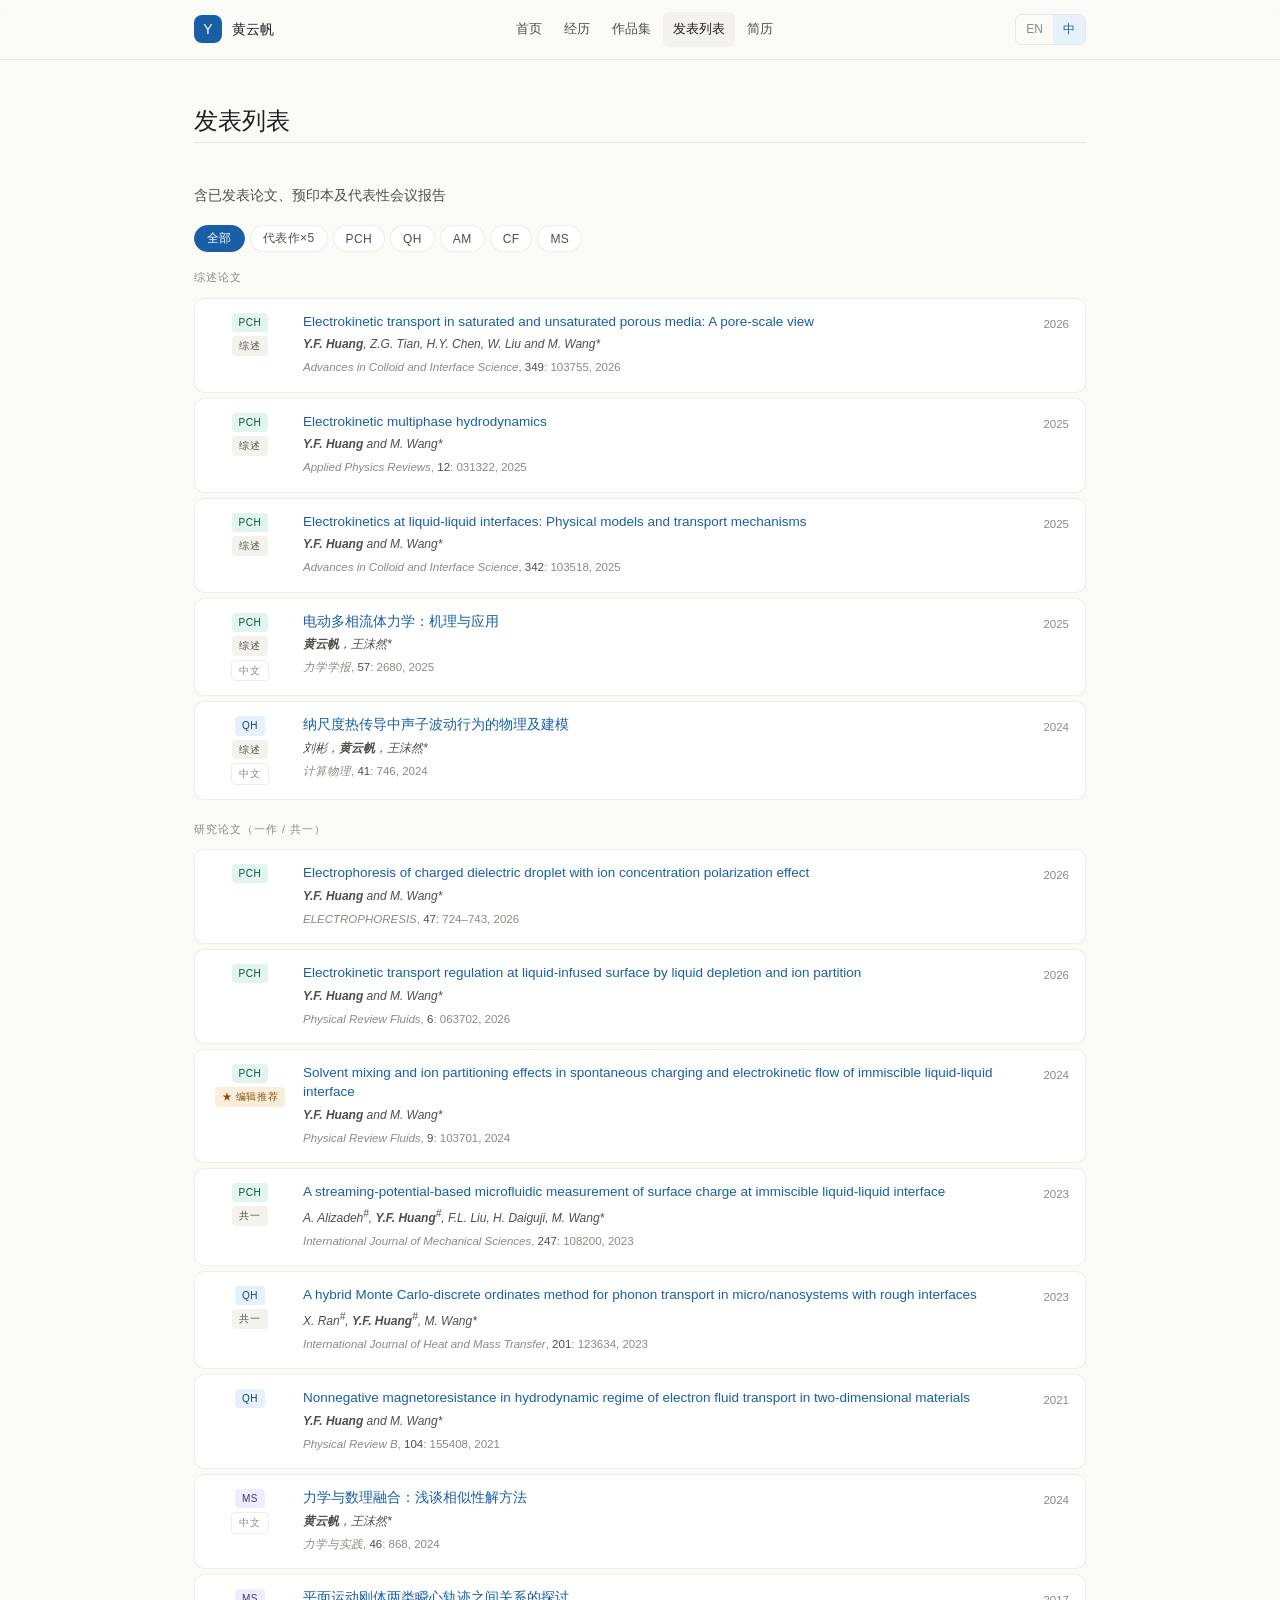
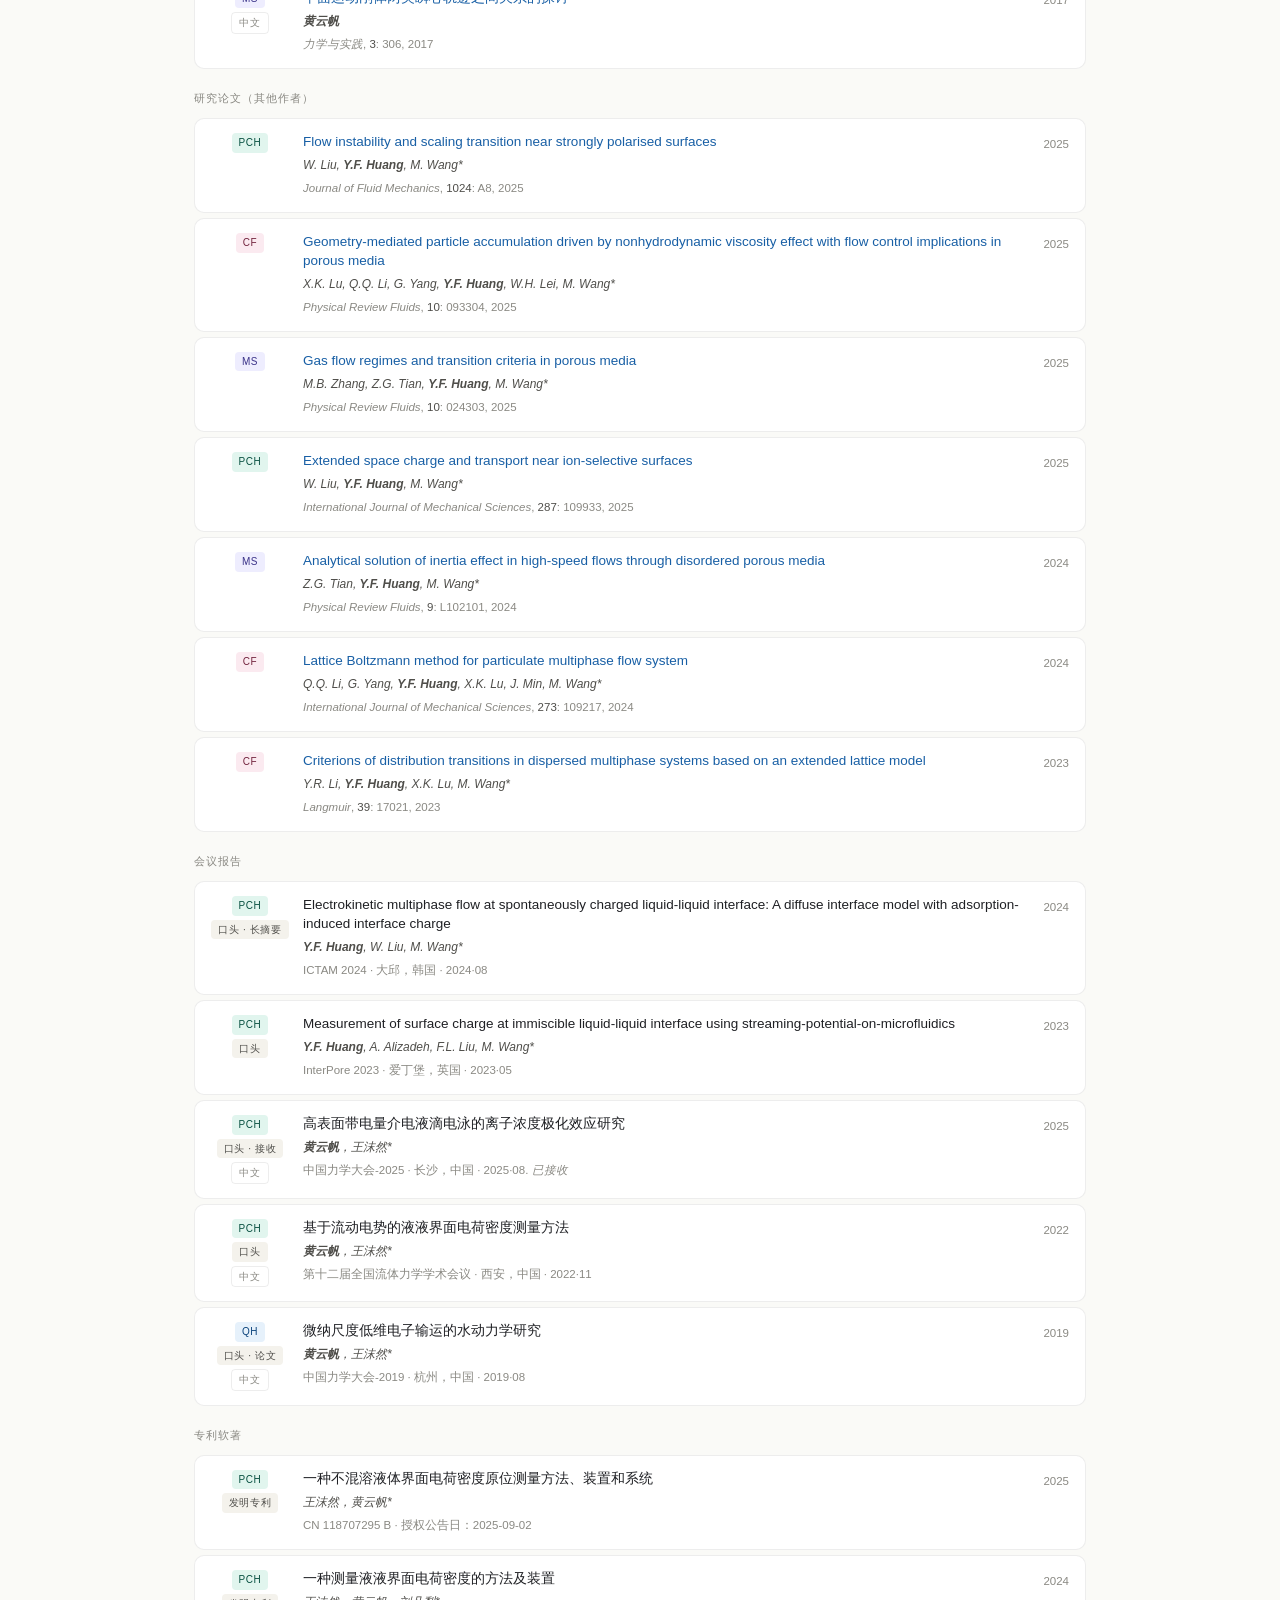
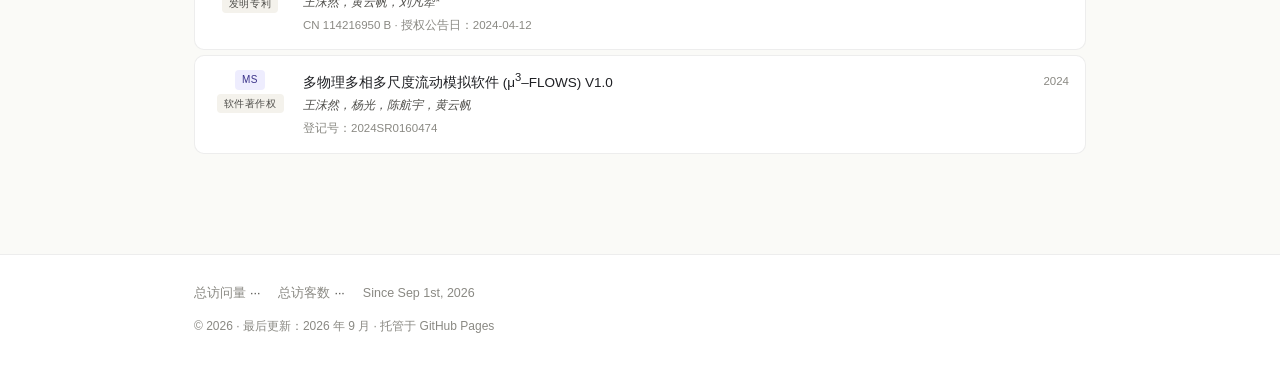
<file: publications_zh.html>
<!DOCTYPE html>
<html lang="zh-CN" data-page-node-id="G2fgmI4HG4HbhLXBTvlTTG">
<head data-page-node-id="nNla63pCniwkH8aRHkDjmh">
<meta charset="UTF-8" data-page-node-id="anowL07U0mTFr28iRYr6Dz">
<meta name="viewport" content="width=device-width, initial-scale=1.0" data-page-node-id="e3uAVIgGXxNjkDYeehRsLg">
<title>黄云帆 · 发表列表</title>
<meta name="description" content="黄云帆 (Yunfan Huang)，清华大学工程力学系博士。研究方向：液-液界面的电动输运机理与多尺度建模。" data-page-node-id="PITWB47p0d8jJrL547Uf5l">
<meta name="author" content="黄云帆" data-page-node-id="PTXAamErI3axZqHYJi51eE">
<link rel="icon" href="favicon.svg" type="image/svg+xml" data-page-node-id="GfoLGCzueoOXWdjk4FAHIp">
<link rel="stylesheet" href="style.css">
<link rel="stylesheet" href="style-zh.css">
</head>
<body>

<header class="topnav" data-page-node-id="topnav">
  <div class="topnav-inner">
    <a href="index_zh.html" class="brand">
      <span class="brand-mark">Y</span>
      <span>黄云帆</span>
    </a>
    <nav class="nav-links">
      <a href="index_zh.html">首页</a>
      <a href="experiences_zh.html">经历</a>
      <a href="portfolio_zh.html">作品集</a>
      <a href="publications_zh.html" class="active">发表列表</a>
      <a href="personal_CV.html">简历</a>
    </nav>
    <div class="lang-switch">
      <a href="publications.html">EN</a>
      <a href="publications_zh.html" class="active">中</a>
    </div>
  </div>
</header>

<main class="container" id="top">

  <div class="page-head">
    <h1 class="page-title">发表列表</h1>
  </div>

<section id="publications" class="section" data-page-node-id="QYstxWc6xBPPFYA1NLLMQC">
    <p class="section-lead" data-page-node-id="HwhlR6V7LOuo3bRWFVpqzn">
      含已发表论文、预印本及代表性会议报告
    </p>

    <div class="pub-filters" role="toolbar" aria-label="按研究方向筛选发表" data-page-node-id="X6DAXeddhF7zw4ywFCqtbE">
      <button class="filter-btn active" data-filter="all" data-page-node-id="O4WG2eYwsGs229c2KazG2B">全部</button>
      <button class="filter-btn" data-filter="SEL" data-page-node-id="rrGizj5FL9q0dL57jEtVxY">代表作×5</button>
      <button class="filter-btn" data-filter="PCH" data-page-node-id="OEPxw2AwNV3hfFCEztKRXG">PCH</button>
      <button class="filter-btn" data-filter="QH" data-page-node-id="DxHFQHujhYFqZIyALYSLpH">QH</button>
      <button class="filter-btn" data-filter="AM" data-page-node-id="znP2EBgRT6kYpcZyaLDbBK">AM</button>
      <button class="filter-btn" data-filter="CF" data-page-node-id="kUpcAqf0eB1UkK9ENnGbT7">CF</button>
      <button class="filter-btn" data-filter="MS" data-page-node-id="sgOcUBAf2FCXyxDrqVnleM">MS</button>
    </div>

    <h3 class="subsection-title" data-page-node-id="RrTuDXePpBBczQrIviLkSS">综述论文</h3>
    <div class="pub-list" data-page-node-id="Tzkg3WHsv7pPaIQcx1fGNU">
      <article class="pub-card" data-tag="PCH" data-page-node-id="JDiEZFWTYIE0CUGarePpet">
        <div class="pub-meta" data-page-node-id="sPRH4dMDT4OZgA8CbTzdGf">
          <span class="tag tag-PCH" data-page-node-id="AIhFpZ7JrJio60MdgL5jgs">PCH</span>
          <span class="tag tag-extra" data-page-node-id="K0j15qDRR1wcDlDq6ELTMi">综述</span>
        </div>
        <div data-page-node-id="XKwDyybpn7RH5115Zr0ACi">
          <p class="pub-title" data-page-node-id="TABx6uUCW2YRBHeAd5K7dR"><a href="./files/publications/[2025]-paper-ACIS-EKporous-一作.pdf" target="_blank" rel="noopener" data-page-node-id="4SYDVMGzwGe2XfWzFBcaOf">Electrokinetic transport in saturated and unsaturated porous media: A pore-scale view</a></p>
          <p class="pub-authors" data-page-node-id="IYMLQml50k7G5yoA1E5WHv"><b data-page-node-id="GEzL9c0EM6Rmxuf1Mil5Am">Y.F. Huang</b>, Z.G. Tian, H.Y. Chen, W. Liu and M. Wang*</p>
          <p class="pub-journal" data-page-node-id="nvl2wgsSPCAPJAl2UqNA37"><em data-page-node-id="h5LqUhnwachANMVuagfCar">Advances in Colloid and Interface Science</em>, <b data-page-node-id="mkOEBQMgtctp0bSnG8d2zB">349</b>: 103755, 2026</p>
        </div>
        <div class="pub-year" data-page-node-id="8uHrHAyJ4CoRc1kXKKE9P0">2026</div>
      </article>

      <article class="pub-card" data-tag="PCH SEL" data-page-node-id="tS1cfR1dCAQPSwBUcFK8KX">
        <div class="pub-meta" data-page-node-id="3Dh5r5XBv2eSxpJ3PnIeHD">
          <span class="tag tag-PCH" data-page-node-id="XRdhpTMWUQH1DbNcLUAjtt">PCH</span>
          <span class="tag tag-extra" data-page-node-id="TGBEdQtJi7rsRauosCnNIV">综述</span>
        </div>
        <div data-page-node-id="GC8atloaCfsL9pBJsHNSCe">
          <p class="pub-title" data-page-node-id="oj1Ur7EDBJCiLwwSemPxeF"><a href="./files/publications/[2025]-paper-APR-EKmHD-mthd-一作-main.pdf" target="_blank" rel="noopener" data-page-node-id="YJn0nwYPEYVuaND8Rk99aB">Electrokinetic multiphase hydrodynamics</a></p>
          <p class="pub-authors" data-page-node-id="MyJR3ggBaMSed1xDKEmols"><b data-page-node-id="PBmMX7tYc4R6Rgq7e6iS8H">Y.F. Huang</b> and M. Wang*</p>
          <p class="pub-journal" data-page-node-id="z2UlaU5AzoHEbOXdY3MBej"><em data-page-node-id="mHIqkhzLvlCerpLv8LSecY">Applied Physics Reviews</em>, <b data-page-node-id="Jh8u0ebWPgVWuVG0nVQ30c">12</b>: 031322, 2025</p>
        </div>
        <div class="pub-year" data-page-node-id="3AYiFmCV26seykOIBgGubL">2025</div>
      </article>

      <article class="pub-card" data-tag="PCH SEL" data-page-node-id="ReakBcbAmgG4D8MOcEy7vv">
        <div class="pub-meta" data-page-node-id="HX4oQpVMgxWEmYMpmdlCmD">
          <span class="tag tag-PCH" data-page-node-id="RmRndbbDw5PeBv2Onx4KJQ">PCH</span>
          <span class="tag tag-extra" data-page-node-id="59sPubNXa2qcDCnc0bO3iN">综述</span>
        </div>
        <div data-page-node-id="9R5NKi2fvuiq5y5lK9ViTe">
          <p class="pub-title" data-page-node-id="5Gkar576BwMqIW6eBE5oCh"><a href="./files/publications/[2025]-paper-ACIS-EKmHD-phys-一作.pdf" target="_blank" rel="noopener" data-page-node-id="h5KbVrF75XThzzDzLTJmbt">Electrokinetics at liquid-liquid interfaces: Physical models and transport mechanisms</a></p>
          <p class="pub-authors" data-page-node-id="hDAl8IIKAtfBIm952GXspL"><b data-page-node-id="BlfzZCHCw206FBp0BMrmAR">Y.F. Huang</b> and M. Wang*</p>
          <p class="pub-journal" data-page-node-id="ocI3oWASxkZDq0WJBuEeEe"><em data-page-node-id="mGghyFXZj8SEx9QnYHJRDV">Advances in Colloid and Interface Science</em>, <b data-page-node-id="86fFbPSE0d3rn4C3Z0zZs6">342</b>: 103518, 2025</p>
        </div>
        <div class="pub-year" data-page-node-id="kCfzpv3kHU6ZqB6hJxLaxb">2025</div>
      </article>

      <article class="pub-card" data-tag="PCH" data-page-node-id="u4zU8tfGk9plRdExVmSJVT">
        <div class="pub-meta" data-page-node-id="vuPatzUUQOZL11BoF7Mfvx">
          <span class="tag tag-PCH" data-page-node-id="RAIi7ktAlTcxoujGLXUskq">PCH</span>
          <span class="tag tag-extra" data-page-node-id="OTMSzMdrY5virjKUzNU4KH">综述</span>
          <span class="tag tag-cn" data-page-node-id="AgaF3Vq1sl7lrnqphVtoJB">中文</span>
        </div>
        <div data-page-node-id="APVQbGpBFRTxGnESxNsVyu">
          <p class="pub-title" data-page-node-id="Az0uv6HJNbuGDrmcxAjfKj"><a href="./files/publications/[2025]-paper-CJTAM-EKmHD-app-一作.pdf" target="_blank" rel="noopener" data-page-node-id="s7bjqgzctee9CQKqhEhAxT">电动多相流体力学：机理与应用</a></p>
          <p class="pub-authors" data-page-node-id="AXkbj2T9PGg0QYEWdjUugW"><b data-page-node-id="Fi3SVOroEJ7r7LWWEVYEhy">黄云帆</b>，王沫然*</p>
          <p class="pub-journal" data-page-node-id="CauX2EIitqLCHYikgVElXm"><em data-page-node-id="w2TuTe8tG2Pwy9sPyG9b3K">力学学报</em>, <b data-page-node-id="L0fiG4luhxK1HJq3MPOFak">57</b>: 2680, 2025</p>
        </div>
        <div class="pub-year" data-page-node-id="aHWBv90tF1Zj2guYJ7V42a">2025</div>
      </article>

      <article class="pub-card" data-tag="QH" data-page-node-id="mnKqxDDD0H5F1X6IvqSN08">
        <div class="pub-meta" data-page-node-id="uF8wAZePbgQM0rq8GR8kao">
          <span class="tag tag-QH" data-page-node-id="hnZRk1IO9j1XE2U3sg6Vpv">QH</span>
          <span class="tag tag-extra" data-page-node-id="e5ALRGG64qtb4UyO3Dy9JW">综述</span>
          <span class="tag tag-cn" data-page-node-id="37l77Zt7xRXNVowNTFul8b">中文</span>
        </div>
        <div data-page-node-id="NHIVX5hHDipBZiEZFdTMuc">
          <p class="pub-title" data-page-node-id="IVORL4TE5rEHkXD9AsUsME"><a href="./files/publications/[2024]-paper-CJCP-NanoPhonon-二作.pdf" target="_blank" rel="noopener" data-page-node-id="Wab736y1JVMOBnhPqt8Ikr">纳尺度热传导中声子波动行为的物理及建模</a></p>
          <p class="pub-authors" data-page-node-id="kTp5q02KhjLVEVQ7A3CAEV">刘彬，<b data-page-node-id="zIzCIifcNYtUjzcUQbqCoz">黄云帆</b>，王沫然*</p>
          <p class="pub-journal" data-page-node-id="1BCjWeqmoMSQ4tbsyt17NQ"><em data-page-node-id="d4u9YzOY7iQUMXuIsjnQV7">计算物理</em>, <b data-page-node-id="XaZ1bl7nroCT48o4qpS9yl">41</b>: 746, 2024</p>
        </div>
        <div class="pub-year" data-page-node-id="pZtrtzNbwXZuKyUw1R7wsF">2024</div>
      </article>
    </div>

    <h3 class="subsection-title" data-page-node-id="Ue1rRuUlZa1Ii3GCPIY81M">研究论文（一作 / 共一）</h3>
    <div class="pub-list" data-page-node-id="KO5cebFQkudpbRhZi8ABXK">
      <article class="pub-card" data-tag="PCH" data-page-node-id="eeeDH7PFFC0eFCDdYYiCQh">
        <div class="pub-meta" data-page-node-id="RaSKMLJnCEitHk4uXHF1Y9">
          <span class="tag tag-PCH" data-page-node-id="12wd3pr0mZRCZevLONcKbs">PCH</span>
        </div>
        <div data-page-node-id="T4AXMkT1aVs4kVEFi0CVq7">
          <p class="pub-title" data-page-node-id="IpKHZSz9e7JCPBn12rfD1A"><a href="./files/publications/[2026]-paper-EP-dEP-一作.pdf" target="_blank" rel="noopener" data-page-node-id="FNvcAEBDBgsDifsD5A0cHD">Electrophoresis of charged dielectric droplet with ion concentration polarization effect</a></p>
          <p class="pub-authors" data-page-node-id="cU2mvDYQENdfhwRfwizelt"><b data-page-node-id="14MXQIA0jIxKkGYFmvYmyC">Y.F. Huang</b> and M. Wang*</p>
          <p class="pub-journal" data-page-node-id="OFugQbWluEB1BsjxEHQxdC"><em data-page-node-id="5ddVQIVpb0AbM6CWvsMCXA">ELECTROPHORESIS</em>, <b data-page-node-id="y1FHDqfSUGn2pWIQNnqKgR">47</b>: 724–743, 2026</p>
        </div>
        <div class="pub-year" data-page-node-id="qSCT8H3X1ZsnMzhVbQWKqF">2026</div>
      </article>

      <article class="pub-card" data-tag="PCH" data-page-node-id="MaFXp1oeLTYlDgN2auhGX7">
        <div class="pub-meta" data-page-node-id="B0m3biwxdC2XtJGJt0NFVT">
          <span class="tag tag-PCH" data-page-node-id="tYDm1hAyrrG1the9PEWMY9">PCH</span>
        </div>
        <div data-page-node-id="qVc0lrFtT3sdlbDahSC3Sq">
          <p class="pub-title" data-page-node-id="js5ljiGy6LDzUlIlxXTqsq"><a href="./files/publications/[2026]-paper-PRF-tlStrip-一作.pdf" target="_blank" rel="noopener" data-page-node-id="GNfbRfKP1GLhHkCsHwLrNp">Electrokinetic transport regulation at liquid-infused surface by liquid depletion and ion partition</a></p>
          <p class="pub-authors" data-page-node-id="p1FS0ydk39oPuHaLjLYFCK"><b data-page-node-id="vddpRi9IhCLkGLZqmBvx9W">Y.F. Huang</b> and M. Wang*</p>
          <p class="pub-journal" data-page-node-id="4GdPQcqgrLvj9qwQ1ztAIc"><em data-page-node-id="lPXjGtq0d7ObxFnmpRauvA">Physical Review Fluids</em>, <b data-page-node-id="kScYGxwuEdDgGCSEDPoxcd">6</b>: 063702, 2026</p>
        </div>
        <div class="pub-year" data-page-node-id="piMhayWiJAsapi5eEUU1eI">2026</div>
      </article>

      <article class="pub-card" data-tag="PCH SEL" data-page-node-id="w3D4RxXKq8l2cVpLrNPBYY">
        <div class="pub-meta" data-page-node-id="JVBIcBuYHvNBeKZwHLhObn">
          <span class="tag tag-PCH" data-page-node-id="oTfEXhaBzBJeMINS4T3VbQ">PCH</span>
          <span class="tag tag-highlight" data-page-node-id="eEYO9dUYzGqh0Oa0M1gVM1">★ 编辑推荐</span>
        </div>
        <div data-page-node-id="j4bo6MKaUmxY5rxSnLHVhn">
          <p class="pub-title" data-page-node-id="GutReEA5j3Og2PERT5MUEV"><a href="./files/publications/[2024]-paper-PRF-MixPart-一作.pdf" target="_blank" rel="noopener" data-page-node-id="X8RY3n61tBut5j5Bsgpf8Y">Solvent mixing and ion partitioning effects in spontaneous charging and electrokinetic flow of immiscible liquid-liquid interface</a></p>
          <p class="pub-authors" data-page-node-id="AOeWc9Ly2jio4RcnnA6oad"><b data-page-node-id="A58IlbBotu3XZFIsElDQOK">Y.F. Huang</b> and M. Wang*</p>
          <p class="pub-journal" data-page-node-id="G5ndRyC51ZvHCPQliPgYNA"><em data-page-node-id="5mtyO11GqEmsPFJJJLoki4">Physical Review Fluids</em>, <b data-page-node-id="7gb85EB9TJTCFQwG0aJVlQ">9</b>: 103701, 2024</p>
        </div>
        <div class="pub-year" data-page-node-id="oXUoeeuHPkn1RUfFOucsBs">2024</div>
      </article>

      <article class="pub-card" data-tag="PCH" data-page-node-id="KYiiLU7v5QrBlt7AJCDprO">
        <div class="pub-meta" data-page-node-id="veDEUXYSWhqJXcOMZdjxiS">
          <span class="tag tag-PCH" data-page-node-id="lQ0XOpVaiexVClcLs4NPdh">PCH</span>
          <span class="tag tag-extra" data-page-node-id="vVA91rWK8k5sKRErkhWkCJ">共一</span>
        </div>
        <div data-page-node-id="MKSCGAqkHAGwW7ervkWd3D">
          <p class="pub-title" data-page-node-id="fNDPRf9fggqOlLYy8t2vmK"><a href="./files/publications/[2023]-paper-IJMS-EKmHD-exp-共一.pdf" target="_blank" rel="noopener" data-page-node-id="Rp70xWcmAu85xUstaNJIar">A streaming-potential-based microfluidic measurement of surface charge at immiscible liquid-liquid interface</a></p>
          <p class="pub-authors" data-page-node-id="DblWnTRBAAVNJrsvBhCws1">A. Alizadeh<sup data-page-node-id="9e03HdBepLqOKIOvfAo1oI">#</sup>, <b data-page-node-id="CurXkvfhK1Ewk8eYJ5Hk2a">Y.F. Huang</b><sup data-page-node-id="gcWxjChp58qCtJFCSbeTL7">#</sup>, F.L. Liu, H. Daiguji, M. Wang*</p>
          <p class="pub-journal" data-page-node-id="8vYYhoHSYxAQeaNOt2qdrr"><em data-page-node-id="GxjhHnNTzmewE95eWJiyFQ">International Journal of Mechanical Sciences</em>, <b data-page-node-id="FkaHYVFFijlJmBTWQu2l90">247</b>: 108200, 2023</p>
        </div>
        <div class="pub-year" data-page-node-id="2h0csCk0Y6HhbVkb8n1c9j">2023</div>
      </article>

      <article class="pub-card" data-tag="QH" data-page-node-id="7TCHpJ0QOr4Qjwc6pdzsyM">
        <div class="pub-meta" data-page-node-id="ZdiUY8xzjiiGxFpYHGxVxm">
          <span class="tag tag-QH" data-page-node-id="wIBmS9QymISf6U1aRzP323">QH</span>
          <span class="tag tag-extra" data-page-node-id="6PsGZMhXkd1hgHdMMUBGyb">共一</span>
        </div>
        <div data-page-node-id="pF1KuMYt0yT8h39JS5cc4q">
          <p class="pub-title" data-page-node-id="sbjDkxGZD0Aceg4FOHalnd"><a href="./files/publications/[2023]-paper-IJHMT-MC-DOM-共一.pdf" target="_blank" rel="noopener" data-page-node-id="E4OB7CeHYilT8HKHfIX6fD">A hybrid Monte Carlo-discrete ordinates method for phonon transport in micro/nanosystems with rough interfaces</a></p>
          <p class="pub-authors" data-page-node-id="1DWGIE9isoPuBPmcf2YBsL">X. Ran<sup data-page-node-id="cSg5YssECjVTqZGUz5kDhv">#</sup>, <b data-page-node-id="04HVHB6hHA0aVoLjst71fB">Y.F. Huang</b><sup data-page-node-id="qoxg6CK9875nWA8du7xhUM">#</sup>, M. Wang*</p>
          <p class="pub-journal" data-page-node-id="rLRXL7JbBIrSpimq6Zb9Oe"><em data-page-node-id="9rgmrqDyWh8WXgTp4XBB2w">International Journal of Heat and Mass Transfer</em>, <b data-page-node-id="q8sGHwdodpGLoVpzSRwdFZ">201</b>: 123634, 2023</p>
        </div>
        <div class="pub-year" data-page-node-id="1lo97JBAUgkvF0irGf1qZX">2023</div>
      </article>

      <article class="pub-card" data-tag="QH SEL" data-page-node-id="TytAQewFgO2gJU1DUGrpdD">
        <div class="pub-meta" data-page-node-id="TbgFHW5bQpvWFImulbH5Dw">
          <span class="tag tag-QH" data-page-node-id="51YELz4zmrb0lau5aN9RWU">QH</span>
        </div>
        <div data-page-node-id="7aOmdM31af9O12cMMhRXQr">
          <p class="pub-title" data-page-node-id="lv8wBfBmvk3y564O8YPAi1"><a href="./files/publications/[2021]-paper-PRB-eMHD-一作.pdf" target="_blank" rel="noopener" data-page-node-id="04ngXKPDOYCZvCUX9CRUTY">Nonnegative magnetoresistance in hydrodynamic regime of electron fluid transport in two-dimensional materials</a></p>
          <p class="pub-authors" data-page-node-id="ucvr8DJ7KNgmbbQSVWzMm5"><b data-page-node-id="jJylMo28Q295CbeLNs4D1b">Y.F. Huang</b> and M. Wang*</p>
          <p class="pub-journal" data-page-node-id="vbRxFaxa4Dnql50ZWZMqLd"><em data-page-node-id="AFVkLbATMuNcrwfS9Zu4IW">Physical Review B</em>, <b data-page-node-id="N3Fgdhzf2CroRwsIFAAT2I">104</b>: 155408, 2021</p>
        </div>
        <div class="pub-year" data-page-node-id="vNHUdET52oxpIcAbnw9eUF">2021</div>
      </article>

      <article class="pub-card" data-tag="MS" data-page-node-id="YceistwtZxt00oa5wBgOvz">
        <div class="pub-meta" data-page-node-id="Gz0Fwv8u1IsgmGMVvRHXVR">
          <span class="tag tag-MS" data-page-node-id="3BrugFFq52OM5MGuKQAwBc">MS</span>
          <span class="tag tag-cn" data-page-node-id="KEz33GY1WDRxgj7nhHbq1u">中文</span>
        </div>
        <div data-page-node-id="w7mUv6rCsnZgUbOHiCoYNZ">
          <p class="pub-title" data-page-node-id="bHNFpPfix8Qzyeh8l3ih37"><a href="./files/publications/[2024]-paper-LXYSJ-HMT-LieG-一作.pdf" target="_blank" rel="noopener" data-page-node-id="MIwlzBIR0hLFX8PE3fASWJ">力学与数理融合：浅谈相似性解方法</a></p>
          <p class="pub-authors" data-page-node-id="11xukBkrjZxIBsstmt80CC"><b data-page-node-id="cUmdFRsLe4PiXWx2gIKODG">黄云帆</b>，王沫然*</p>
          <p class="pub-journal" data-page-node-id="PPVkwCYVX0tZyGdN2fy5wf"><em data-page-node-id="sBrrFZEp3JFIYICmAkC58m">力学与实践</em>, <b data-page-node-id="lexckTh1rIbdNUEMiYigwW">46</b>: 868, 2024</p>
        </div>
        <div class="pub-year" data-page-node-id="OuBwZsdig4AKyW3udfUhcp">2024</div>
      </article>

      <article class="pub-card" data-tag="MS" data-page-node-id="tuGIhRbyxO2N8Yj6AmXJR5">
        <div class="pub-meta" data-page-node-id="yRrPHuT1ddR2OeELkOWnpp">
          <span class="tag tag-MS" data-page-node-id="1ZFJJkgksLLoAPn31F7Wan">MS</span>
          <span class="tag tag-cn" data-page-node-id="276LkpR6K6eeKuoonKM3nc">中文</span>
        </div>
        <div data-page-node-id="9YzOIlIVOtr4Qi680rDzLv">
          <p class="pub-title" data-page-node-id="5vwbU7JH5kViLMNZoqSn1b"><a href="./files/publications/[2017]-paper-LXYSJ-GRB-一作.pdf" target="_blank" rel="noopener" data-page-node-id="h70PdvGfVCdHHTHOPvdaPS">平面运动刚体两类瞬心轨迹之间关系的探讨</a></p>
          <p class="pub-authors" data-page-node-id="9oKrCqYudLkNknJJXaPI4S"><b data-page-node-id="BWQ7RcBmzleZxeOKpi2QCt">黄云帆</b></p>
          <p class="pub-journal" data-page-node-id="dgYX7NkmAYJBobVvYUvjAg"><em data-page-node-id="qEJmqmBtHul86A5lY5FVY1">力学与实践</em>, <b data-page-node-id="dJIQx8NJ4vvp834dWgcRBQ">3</b>: 306, 2017</p>
        </div>
        <div class="pub-year" data-page-node-id="hxLitTweTopDQjOO27TqPM">2017</div>
      </article>
    </div>

    <h3 class="subsection-title" data-page-node-id="jJl7uAXEWfRhz5Sh6XVHsW">研究论文（其他作者）</h3>
    <div class="pub-list" data-page-node-id="fO4w67KPh0XHwK3gLQd74A">
      <article class="pub-card" data-tag="PCH SEL" data-page-node-id="bsUFqW9kLUUZUv8mvHG6Su">
        <div class="pub-meta" data-page-node-id="U0DP7ptoMzlRHFW85XGux0">
          <span class="tag tag-PCH" data-page-node-id="RZpNZOtZZvbGGqTsLy3Hh5">PCH</span>
        </div>
        <div data-page-node-id="vBQZj0CBaDkrbbk64kvGnT">
          <p class="pub-title" data-page-node-id="jKa2FnREgiduSyTfN4m37n"><a href="./files/publications/[2025]-paper-JFM-EC-二作.pdf" target="_blank" rel="noopener" data-page-node-id="tPseVPB9vK9BkzTQIA0cqf">Flow instability and scaling transition near strongly polarised surfaces</a></p>
          <p class="pub-authors" data-page-node-id="T0NITZwdHTXS1A62pYxAba">W. Liu, <b data-page-node-id="3roounJCWlhSAfE0sj38as">Y.F. Huang</b>, M. Wang*</p>
          <p class="pub-journal" data-page-node-id="agbwzXC9PV5SEULN7prVMw"><em data-page-node-id="gosEJyxI1to1NKEbLjYtcD">Journal of Fluid Mechanics</em>, <b data-page-node-id="YnKb3u2CY0YTnVEm4sFrUA">1024</b>: A8, 2025</p>
        </div>
        <div class="pub-year" data-page-node-id="piEjO4ZPNb3B22OGQRsMr7">2025</div>
      </article>

      <article class="pub-card" data-tag="CF" data-page-node-id="FEU9HhvWbdEMKU4MKba4g3">
        <div class="pub-meta" data-page-node-id="z0tHc1hE8AFw0lBZMf9tWV">
          <span class="tag tag-CF" data-page-node-id="XQ2jmcZ3jiFekw8tLDBNzW">CF</span>
        </div>
        <div data-page-node-id="md4iLsLWaXx0MzOVjmBjEf">
          <p class="pub-title" data-page-node-id="NuMZQ6yWkvO5GBZ6gbWngF"><a href="./files/publications/[2025]-paper-PRF-MPD-四作.pdf" target="_blank" rel="noopener" data-page-node-id="BBCPntrOKiojbhbOLYCNit">Geometry-mediated particle accumulation driven by nonhydrodynamic viscosity effect with flow control implications in porous media</a></p>
          <p class="pub-authors" data-page-node-id="WOIi5R01aMq4Z7lDAgs5Gm">X.K. Lu, Q.Q. Li, G. Yang, <b data-page-node-id="xaLQf0VRWq9yEQBwYNyx9P">Y.F. Huang</b>, W.H. Lei, M. Wang*</p>
          <p class="pub-journal" data-page-node-id="qXJlSOPkmxeLJAbp4uEk5E"><em data-page-node-id="gvCCoyy80Hminhri1wgI4y">Physical Review Fluids</em>, <b data-page-node-id="dCmn6JIEcUx8MbiQK0wWie">10</b>: 093304, 2025</p>
        </div>
        <div class="pub-year" data-page-node-id="sUqyQMqAVcUvGOoDlbcwp5">2025</div>
      </article>

      <article class="pub-card" data-tag="MS" data-page-node-id="sRA9b2G6r1k4TRFE49nXpi">
        <div class="pub-meta" data-page-node-id="G99rpGQDrlvVGdXnhONIxE">
          <span class="tag tag-MS" data-page-node-id="FKFD33kq0dglHRzaAl1WNC">MS</span>
        </div>
        <div data-page-node-id="Inb7Nw0CgyViKnVJGMIagG">
          <p class="pub-title" data-page-node-id="HiAKCM0lnHcvrXW3movjcQ"><a href="./files/publications/[2025]-paper-PRF-GFR-三作.pdf" target="_blank" rel="noopener" data-page-node-id="wc7dn5UgSw31C4KitGPWoc">Gas flow regimes and transition criteria in porous media</a></p>
          <p class="pub-authors" data-page-node-id="gvGfHTWAottfluPTotXU3f">M.B. Zhang, Z.G. Tian, <b data-page-node-id="BB72PA1vJuvZ1rWgbqLXcK">Y.F. Huang</b>, M. Wang*</p>
          <p class="pub-journal" data-page-node-id="TPxp9G8UZT2ysTbvPw4hSm"><em data-page-node-id="oeIJhXb4uMbz47w4nCRONg">Physical Review Fluids</em>, <b data-page-node-id="uEaCwIwilDAhxWtu7AN0SG">10</b>: 024303, 2025</p>
        </div>
        <div class="pub-year" data-page-node-id="bC5UcCeLnHiAEKjrsbkF6H">2025</div>
      </article>

      <article class="pub-card" data-tag="PCH" data-page-node-id="ussBs0RUhLxDIEpdz6NGHN">
        <div class="pub-meta" data-page-node-id="BIAU9lRto91pXSYq5P0G57">
          <span class="tag tag-PCH" data-page-node-id="FmkoDsNt0FV4VplEYK0ncb">PCH</span>
        </div>
        <div data-page-node-id="QBsGpTDm00RmYanSCD5LSw">
          <p class="pub-title" data-page-node-id="HO5qofd5tGTwwykCCnxsbh"><a href="./files/publications/[2025]-paper-IJMS-ESC-二作.pdf" target="_blank" rel="noopener" data-page-node-id="9VyHOdGZft6sffa7eIKjuY">Extended space charge and transport near ion-selective surfaces</a></p>
          <p class="pub-authors" data-page-node-id="7sWrJvenNSuMr0xll3A1F6">W. Liu, <b data-page-node-id="3SF4XmprROa9yJeNSxv2Nn">Y.F. Huang</b>, M. Wang*</p>
          <p class="pub-journal" data-page-node-id="Vk1A7kTLbs31IB2JBP8yL7"><em data-page-node-id="hm160GPfmCqlpwZ3Aiibcq">International Journal of Mechanical Sciences</em>, <b data-page-node-id="sKMlpx9lhBAwv3UCZ6e2hZ">287</b>: 109933, 2025</p>
        </div>
        <div class="pub-year" data-page-node-id="W2olrVDwaF12TWIdAaFDQW">2025</div>
      </article>

      <article class="pub-card" data-tag="MS" data-page-node-id="aJuXKiamEfgX9AnOWGrbdH">
        <div class="pub-meta" data-page-node-id="phE6hB1lk7xA5jRY3Mp6rC">
          <span class="tag tag-MS" data-page-node-id="B7o2jdWuGtnvBSw9oWef6m">MS</span>
        </div>
        <div data-page-node-id="uwk9uAFtR77tfGpBHpjTYs">
          <p class="pub-title" data-page-node-id="j48uzcMkWYsqeSykSaY6xk"><a href="./files/publications/[2024]-paper-PRF-NDF-二作.pdf" target="_blank" rel="noopener" data-page-node-id="bCJ2o624BQVJECvGgX2E1h">Analytical solution of inertia effect in high-speed flows through disordered porous media</a></p>
          <p class="pub-authors" data-page-node-id="CHLxQpTk0wslJXEheSljil">Z.G. Tian, <b data-page-node-id="Z0IZqXZAoDff8rTHdVhWk3">Y.F. Huang</b>, M. Wang*</p>
          <p class="pub-journal" data-page-node-id="enUTJiGz1CdY87HfKKsSrJ"><em data-page-node-id="dFcM3CzH3omD2h56VMHttS">Physical Review Fluids</em>, <b data-page-node-id="0Xq1LtkneKrcPDYGx5gNig">9</b>: L102101, 2024</p>
        </div>
        <div class="pub-year" data-page-node-id="oHe3rfnOOAon9OHI5CeefD">2024</div>
      </article>

      <article class="pub-card" data-tag="CF" data-page-node-id="FFULCvF0CId1G0ipX4BDaK">
        <div class="pub-meta" data-page-node-id="Qnot1ou0oC9GIMGkavRDKu">
          <span class="tag tag-CF" data-page-node-id="L7WLqPRZm3eGrnE6zFQhWA">CF</span>
        </div>
        <div data-page-node-id="33ujtWEoe1YYRzdDes6Fzg">
          <p class="pub-title" data-page-node-id="MQxvdFRIWyNnp5DYS5aM4I"><a href="./files/publications/[2024]-paper-IJMS-TFM-三作.pdf" target="_blank" rel="noopener" data-page-node-id="9NbHADWhcQxfSQ6crhAOK7">Lattice Boltzmann method for particulate multiphase flow system</a></p>
          <p class="pub-authors" data-page-node-id="DD7CyjDfPaXtRVOY1hKVIO">Q.Q. Li, G. Yang, <b data-page-node-id="EhZIwvgrMNu4EwcMzatbkN">Y.F. Huang</b>, X.K. Lu, J. Min, M. Wang*</p>
          <p class="pub-journal" data-page-node-id="MkY9MOpAeGo3j9mSdA3IuW"><em data-page-node-id="uaolbenrh2TBq8ekJfp3Nu">International Journal of Mechanical Sciences</em>, <b data-page-node-id="Woz8WAZR9T5cfKe9N2rHWX">273</b>: 109217, 2024</p>
        </div>
        <div class="pub-year" data-page-node-id="QX0tslcntgLEHrmk4Exa09">2024</div>
      </article>

      <article class="pub-card" data-tag="CF" data-page-node-id="5B8r7HP6bQ8d0dyKRQmPC1">
        <div class="pub-meta" data-page-node-id="TebzNh7oA151WnC2MS5ISg">
          <span class="tag tag-CF" data-page-node-id="cHfQRa0kFEYJR7wIOFaT3H">CF</span>
        </div>
        <div data-page-node-id="bvloZDnjIdzwCtj0y49DPb">
          <p class="pub-title" data-page-node-id="7WbB66MGBtcIRLeM5I67zd"><a href="./files/publications/[2023]-paper-Langmuir-NP-二作.pdf" target="_blank" rel="noopener" data-page-node-id="jA9KFqzz2AjSDgjOe8L7UA">Criterions of distribution transitions in dispersed multiphase systems based on an extended lattice model</a></p>
          <p class="pub-authors" data-page-node-id="9MDPZ54LGCyXY5tIu7WwXj">Y.R. Li, <b data-page-node-id="A5QYXK2RBw2411SfFMPs7P">Y.F. Huang</b>, X.K. Lu, M. Wang*</p>
          <p class="pub-journal" data-page-node-id="Cw0Y2xabUndDlisHgPPEPi"><i data-page-node-id="3J7wRC2vCZXPC7YKkx3mSH">Langmuir</i>, <b data-page-node-id="NxkBX2m6wopkDfWLiwm94Y">39</b>: 17021, 2023</p>
        </div>
        <div class="pub-year" data-page-node-id="D3sC99pS1E0VlHxnFh7Vgl">2023</div>
      </article>
    </div>

    <h3 class="subsection-title" data-page-node-id="P7vTHYZ4JMx3RaayF2Alth">会议报告</h3>
    <div class="pub-list" data-page-node-id="sjARMuYbuAgADGuw6WUGb9">
      <article class="pub-card" data-tag="PCH" data-page-node-id="bZlFdREHFted267v0xyoc4">
        <div class="pub-meta" data-page-node-id="Mg7IJbOos3G4QJSwchFrsm">
          <span class="tag tag-PCH" data-page-node-id="MHeqiiDzJGoXh4vPjEvGMx">PCH</span>
          <span class="tag tag-extra" data-page-node-id="CNzRatfIw7jz0ht2hJMReI">口头 · 长摘要</span>
        </div>
        <div data-page-node-id="pgKCYwpbCJQR79YOHUD09D">
          <p class="pub-title" data-page-node-id="FNVEfnAS4Nvwe3J7aM739V">Electrokinetic multiphase flow at spontaneously charged liquid-liquid interface: A diffuse interface model with adsorption-induced interface charge</p>
          <p class="pub-authors" data-page-node-id="3JuKU1Xg7EJCoqqHJrV6Ga"><b data-page-node-id="GEW7jtJnJVMjUM0BIiTeWG">Y.F. Huang</b>, W. Liu, M. Wang*</p>
          <p class="pub-journal" data-page-node-id="WPVnG1FK9zUp0uKHBZCaX5">ICTAM 2024 · 大邱，韩国 · 2024·08</p>
        </div>
        <div class="pub-year" data-page-node-id="YRnfq7qDV2oHcWJjjbUmal">2024</div>
      </article>

      <article class="pub-card" data-tag="PCH" data-page-node-id="0p90KHBZo3Vxb5nGVRrBfH">
        <div class="pub-meta" data-page-node-id="YBQ7hQlCQVHKzgxRA0JmzS">
          <span class="tag tag-PCH" data-page-node-id="zdHKOy2mctyKJMvgFbVgQn">PCH</span>
          <span class="tag tag-extra" data-page-node-id="DWJVrszqcLo7IHfI88CAUt">口头</span>
        </div>
        <div data-page-node-id="kR9HmQat5iehn1aAivgaJK">
          <p class="pub-title" data-page-node-id="GG2UXcrE4qEVjCJNsasfsD">Measurement of surface charge at immiscible liquid-liquid interface using streaming-potential-on-microfluidics</p>
          <p class="pub-authors" data-page-node-id="GxA4kOYyiET1IxU1XfWKF2"><b data-page-node-id="onfO8rEAic98nm8maXywEM">Y.F. Huang</b>, A. Alizadeh, F.L. Liu, M. Wang*</p>
          <p class="pub-journal" data-page-node-id="JJ85qBYHAJU5mLFVltxW8b">InterPore 2023 · 爱丁堡，英国 · 2023·05</p>
        </div>
        <div class="pub-year" data-page-node-id="PZQTlwAZeAanuVRaMNIdo1">2023</div>
      </article>

      <article class="pub-card" data-tag="PCH" data-page-node-id="Oc8MhHfmN55LNAWDz1lM2d">
        <div class="pub-meta" data-page-node-id="RDTRDxgkaCGCmLv2dmb1Pa">
          <span class="tag tag-PCH" data-page-node-id="5CQ7ZUllAcdNN9xEnyvPoT">PCH</span>
          <span class="tag tag-extra" data-page-node-id="9m0D3alZMnwkEjhXJX89xk">口头 · 接收</span>
          <span class="tag tag-cn" data-page-node-id="W5yKyHTreWExwRaZb8PtY0">中文</span>
        </div>
        <div data-page-node-id="OkU3gQlmnrEJlui7hYGphP">
          <p class="pub-title" data-page-node-id="QagoMwIITfE3RcYUnI8rNo">高表面带电量介电液滴电泳的离子浓度极化效应研究</p>
          <p class="pub-authors" data-page-node-id="e5Xh9IB2AkqbXysH3veJnc"><b data-page-node-id="6CqlorgaYl0ioSWvP5MZl1">黄云帆</b>，王沫然*</p>
          <p class="pub-journal" data-page-node-id="ZTko6ZcE0dJ5dBV6MuapXL">中国力学大会-2025 · 长沙，中国 · 2025·08. <i data-page-node-id="saO06BWuPYJR1REeXClMBd">已接收</i></p>
        </div>
        <div class="pub-year" data-page-node-id="bPeb9XsddqZcqesMQg1eWy">2025</div>
      </article>

      <article class="pub-card" data-tag="PCH" data-page-node-id="2ogUCZaXVfOHm5XgMctuct">
        <div class="pub-meta" data-page-node-id="72bBRS0dJpxgVkKAGbiKyq">
          <span class="tag tag-PCH" data-page-node-id="Rs6c4BkaCurh7L9A7EkjGd">PCH</span>
          <span class="tag tag-extra" data-page-node-id="E70d128jVyZwt9wXlx2UVO">口头</span>
          <span class="tag tag-cn" data-page-node-id="WLHoSmhSpu1KvOXgQIPlCc">中文</span>
        </div>
        <div data-page-node-id="mZpgZ5UNt6BaYdYtHRnQxn">
          <p class="pub-title" data-page-node-id="Ntl5ReWgC6hl2qNspziuk3">基于流动电势的液液界面电荷密度测量方法</p>
          <p class="pub-authors" data-page-node-id="UG4xPDEGCEz73URc31bsqu"><b data-page-node-id="sgGImSISBdrUc58waflhWR">黄云帆</b>，王沫然*</p>
          <p class="pub-journal" data-page-node-id="N33Xxb5JvPJ3yfMPdsLhT7">第十二届全国流体力学学术会议 · 西安，中国 · 2022·11</p>
        </div>
        <div class="pub-year" data-page-node-id="2m5ivQPgNmpV5guHVCdsM1">2022</div>
      </article>

      <article class="pub-card" data-tag="QH" data-page-node-id="P7ENZNliAiuPD32TwCKx8p">
        <div class="pub-meta" data-page-node-id="XiqaI6nFYEPXMBiEe9eCZ4">
          <span class="tag tag-QH" data-page-node-id="LKJ9MyKWMIIu1OJ2gBruBp">QH</span>
          <span class="tag tag-extra" data-page-node-id="1hppemANtNhfrEqA98jcjC">口头 · 论文</span>
          <span class="tag tag-cn" data-page-node-id="srDbVVmNIYZbkYN5UsEODp">中文</span>
        </div>
        <div data-page-node-id="TdwKq3h9JrA4tlSZAmgiwB">
          <p class="pub-title" data-page-node-id="SlbKmrrqldVHA2Bi4P9ebB">微纳尺度低维电子输运的水动力学研究</p>
          <p class="pub-authors" data-page-node-id="zutjFzLclv3azV5rKRgRxy"><b data-page-node-id="WcaBrKoNAqiAlhsn2pLD6J">黄云帆</b>，王沫然*</p>
          <p class="pub-journal" data-page-node-id="INnFrWtkERRbe6JV9DSV7U">中国力学大会-2019 · 杭州，中国 · 2019·08</p>
        </div>
        <div class="pub-year" data-page-node-id="KpAAwS44NybLGd7VM1ZwlZ">2019</div>
      </article>
    </div>

    <h3 class="subsection-title" data-page-node-id="S8q5chL99oHcuXen4wTVim">专利软著</h3>
    <div class="pub-list" data-page-node-id="VHKmUqnCbL6kdi85aYYCDU">
      <article class="pub-card" data-tag="PCH" data-page-node-id="qfz2ajISyxlWGspBA4kA1b">
        <div class="pub-meta" data-page-node-id="AOHs7B59wSLM1oi8aXK3Dv">
          <span class="tag tag-PCH" data-page-node-id="BAU5WCCrCIgtwctZNOWCI8">PCH</span>
          <span class="tag tag-extra" data-page-node-id="jTtOeIkoou7CYBcHfcm18V">发明专利</span>
        </div>
        <div data-page-node-id="q3q0D2tFJs5Z6IZzBAbBA2">
          <p class="pub-title" data-page-node-id="zF0DBKEB7RGyj5wQXH0ssU">一种不混溶液体界面电荷密度原位测量方法、装置和系统</p>
          <p class="pub-authors" data-page-node-id="pkTSjaGcgatKmM6qvGvNu6">王沫然，黄云帆*</p>
          <p class="pub-journal" data-page-node-id="CwLznPXHaL4h3JVZ0IxlZ8">CN 118707295 B · 授权公告日：2025-09-02</p>
        </div>
        <div class="pub-year" data-page-node-id="OSqZpMs31s8gJ1cVNWG6ZF">2025</div>
      </article>

      <article class="pub-card" data-tag="PCH" data-page-node-id="TPxDU1UaxFGjGBw3OGCU7R">
        <div class="pub-meta" data-page-node-id="R5MVtlXAMHSlUQhgffqE2S">
          <span class="tag tag-PCH" data-page-node-id="bErnZp4VE7uXR8jmpNGGzD">PCH</span>
          <span class="tag tag-extra" data-page-node-id="lD3dtEbO7CPrGjj7ojWIX6">发明专利</span>
        </div>
        <div data-page-node-id="pPsVHoMwL0dMU8fFAnhEq9">
          <p class="pub-title" data-page-node-id="UejsJKrw6JAA3Hgu0tk1dz">一种测量液液界面电荷密度的方法及装置</p>
          <p class="pub-authors" data-page-node-id="ZPtzfcTNOmLgsKhTmllsuz">王沫然，黄云帆，刘凡犁*</p>
          <p class="pub-journal" data-page-node-id="GiUBd8DCM1Y4aE6xgJNDme">CN 114216950 B · 授权公告日：2024-04-12</p>
        </div>
        <div class="pub-year" data-page-node-id="ECPlC1XgRCpkiFefYOYkaN">2024</div>
      </article>

      <article class="pub-card" data-tag="MS" data-page-node-id="WHAjw5ceKEH3GsaPnUdGtQ">
        <div class="pub-meta" data-page-node-id="omSxCgCrEkutAy3f7FMUQD">
          <span class="tag tag-MS" data-page-node-id="FdHsjSYm7Tzu7lZ33oAHYA">MS</span>
          <span class="tag tag-extra" data-page-node-id="ta4y92cfKeF4CUZENgtumT">软件著作权</span>
        </div>
        <div data-page-node-id="YvK9kVXMYe21pw9tlDhUEM">
          <p class="pub-title" data-page-node-id="Jo4KfTemAMxVbBrs0MiQNt">多物理多相多尺度流动模拟软件 (μ<sup data-page-node-id="AHcAFYK8p7Mt5lY4hnaFSQ">3</sup>–FLOWS) V1.0</p>
          <p class="pub-authors" data-page-node-id="LDecj8HueyYGRRAr8rO56D">王沫然，杨光，陈航宇，黄云帆</p>
          <p class="pub-journal" data-page-node-id="6GiXi0rzmFKPqcYCIj5fBj">登记号：2024SR0160474</p>
        </div>
        <div class="pub-year" data-page-node-id="cTJvT3kBNL1owN4xDbu4Sd">2024</div>
      </article>
    </div>
  </section>

</main>

<footer class="site-footer" data-page-node-id="footer">
  <div class="container">
    <div class="stats-row">
      <span><span class="idx">总访问量</span><span id="vercount_value_site_pv">···</span></span>
      <span><span class="idx">总访客数</span><span id="vercount_value_site_uv">···</span></span>
      <span class="stats-since">Since Sep 1st, 2026</span>
    </div>
    <div class="copyright">
      © <span id="year"></span> · 最后更新：2026 年 9 月 · 托管于 GitHub Pages</div>
  </div>
</footer>

<a href="#top" class="back-to-top" id="backToTop" aria-label="回到顶部">↑</a>

<script defer src="https://cn.vercount.one/js"></script>
<script>
(function () {

  // ---- Filtering ----
  var btns = document.querySelectorAll('.filter-btn');
  var cards = document.querySelectorAll('[data-tag], .blog-item');
  btns.forEach(function (btn) {
    btn.addEventListener('click', function () {
      var filter = btn.getAttribute('data-filter');
      btns.forEach(function (b) { b.classList.toggle('active', b === btn); });
      cards.forEach(function (card) {
        var tags = (card.getAttribute('data-tag') || '').split(/\s+/);
        card.classList.toggle('hidden', !(filter === 'all' || tags.indexOf(filter) !== -1));
      });
    });
  });

  // ---- Back to top ----
  var back = document.getElementById('backToTop');
  if (back) {
    var toggle = function () { back.classList.toggle('visible', window.scrollY > 400); };
    window.addEventListener('scroll', toggle, { passive: true });
    toggle();
    back.addEventListener('click', function (e) {
      e.preventDefault();
      window.scrollTo({ top: 0, behavior: 'smooth' });
    });
  }

  // ---- Year in footer ----
  var y = document.getElementById('year');
  if (y) y.textContent = new Date().getFullYear();
})();
</script>

</body>
</html>
</file>
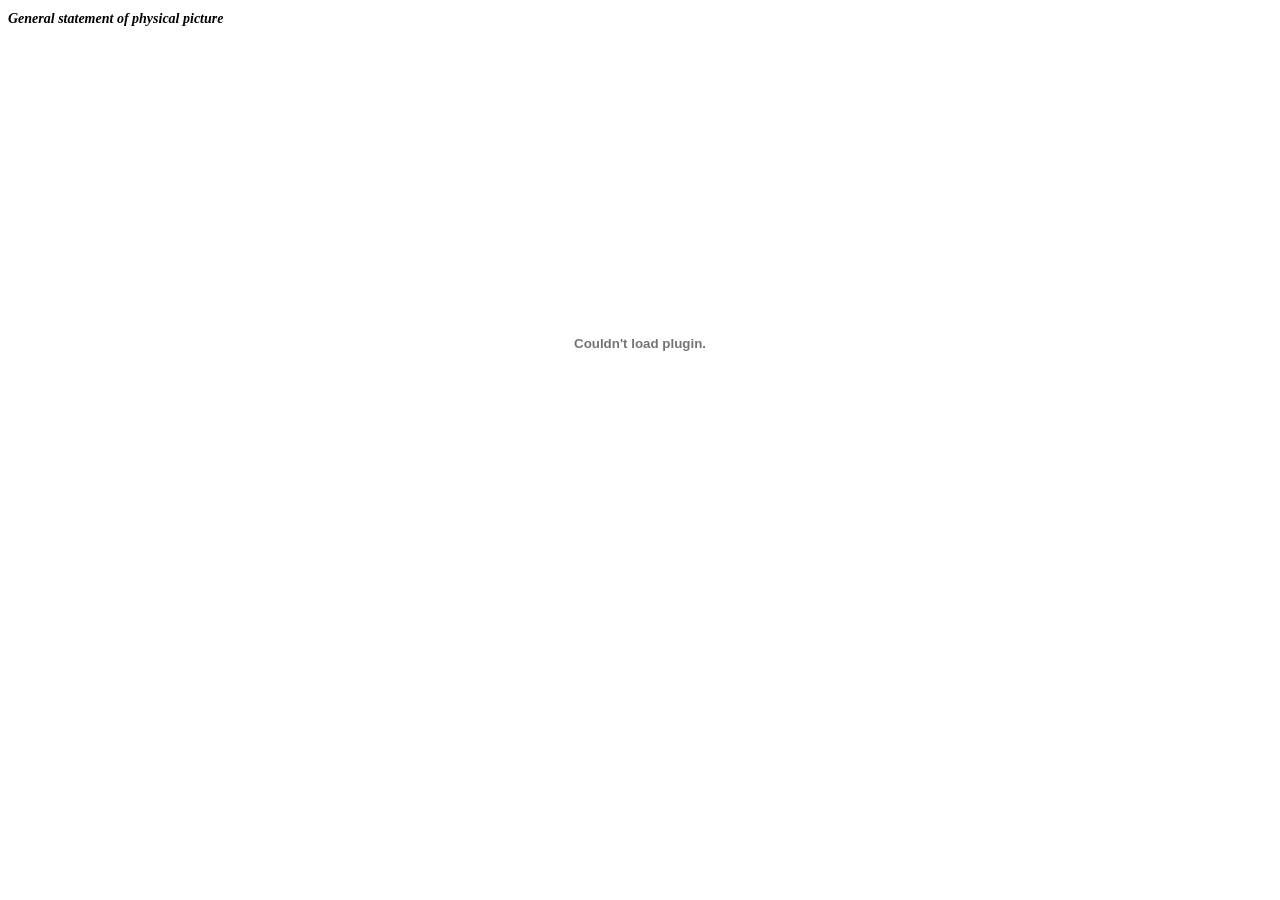
<file: subpath/physical_picture.html>
<!DOCTYPE html>
<html>
  <head>
    <meta http-equiv="Content-Type" content="text/html; charset=utf-8">
    <meta http-equiv="Content-Style-Type" content="text/css">
    <title>Yunfan's profile</title>
    <style>
      body {
        font-family:'Times New Roman'; font-size:10.5pt; text-align:justify;
        line-height:150%; orphans:0; widows:0;
      }
      ul, ol {margin:5pt; padding-left:0pt;}
      li {
        margin:5pt 0pt 0pt 11.75pt; padding-left:2.45pt;
      }
      #img {
        float:left; margin:0pt 10.5pt; -aw-left-pos:0.25pt; -aw-top-pos:2.1pt;
        -aw-rel-hpos:column; -aw-rel-vpos:paragraph; -aw-wrap-type:square;
      }
      #title-para1 {line-height:150%; font-size:14pt; font-weight:bold;}
      #title-para2 {line-height:125%; font-size:13pt; font-weight:bold;}
      .heading1 {font-size:13pt; font-weight:bold; text-decoration:underline; margin:5pt;}
      .heading2 {font-size:11pt; font-weight:bold; font-style:italic; margin:5pt;}
      .break {font-size:7.0pt; margin: 0pt}
    </style>
  </head>

  <body>

    <b><i>General statement of physical picture</i></b>
    <p style="line-height:100%"><embed src="files/Phys_huangyf_2024Nov.pdf" type="application/pdf"  width="100%" height="600px"/></a></p>

  </body>
</html>
</file>
<file: style.css>
:root {
  --bg-page: #FAFAF7;
  --bg-card: #FFFFFF;
  --bg-subtle: #F4F2EC;
  --border-soft: rgba(28,30,34,0.08);
  --border-medium: rgba(28,30,34,0.16);
  --text-1: #1F2024;
  --text-2: #4F4E4A;
  --text-3: #8A8983;
  --accent: #185FA5;
  --accent-dark: #0C447C;
  --accent-soft: #E6F1FB;
  --tag-PCH-bg: #E1F5EE; --tag-PCH-fg: #085041;
  --tag-QH-bg:  #E6F1FB; --tag-QH-fg:  #0C447C;
  --tag-AM-bg:  #FAEEDA; --tag-AM-fg:  #633806;
  --tag-CF-bg:  #FBEAF0; --tag-CF-fg:  #72243E;
  --tag-MS-bg:  #EEEDFE; --tag-MS-fg:  #3C3489;
  --highlight-bg: #FAEEDA;
  --highlight-fg: #854F0B;
  --radius-sm: 6px;
  --radius-md: 10px;
  --radius-lg: 14px;
  --maxw: 940px;
  --font-sans: -apple-system, BlinkMacSystemFont, "Segoe UI", "Helvetica Neue", "PingFang SC", "Microsoft YaHei", sans-serif;
  --font-serif: ui-serif, Georgia, "Times New Roman", "Songti SC", serif;
}
* { box-sizing: border-box; }
html { scroll-behavior: smooth; scroll-padding-top: 76px; }
body {
  margin: 0;
  font-family: var(--font-sans);
  font-size: 15px;
  line-height: 1.7;
  color: var(--text-1);
  background: var(--bg-page);
  -webkit-font-smoothing: antialiased;
  -moz-osx-font-smoothing: grayscale;
}
a { color: var(--accent); text-decoration: none; transition: color .15s; }
a:hover { color: var(--accent-dark); text-decoration: underline; }

/* ============ TOP NAV ============ */
.topnav {
  position: sticky; top: 0; z-index: 100;
  background: rgba(250,250,247,0.86);
  -webkit-backdrop-filter: saturate(180%) blur(10px);
  backdrop-filter: saturate(180%) blur(10px);
  border-bottom: 1px solid var(--border-soft);
}
.topnav-inner {
  max-width: var(--maxw); margin: 0 auto;
  padding: 12px 24px;
  display: flex; align-items: center; justify-content: space-between; gap: 16px;
}
.brand {
  display: flex; align-items: center; gap: 10px;
  font-weight: 500; font-size: 14px; color: var(--text-1);
  letter-spacing: 0.2px;
}
.brand-mark {
  width: 28px; height: 28px;
  background: var(--accent); color: white;
  border-radius: 8px;
  display: grid; place-items: center;
  font-weight: 500; font-size: 14px;
}
.nav-links { display: flex; gap: 2px; font-size: 13px; }
.nav-links a {
  color: var(--text-2);
  padding: 6px 10px;
  border-radius: var(--radius-sm);
  transition: background .15s, color .15s;
}
.nav-links a:hover { background: var(--bg-subtle); color: var(--text-1); text-decoration: none; }
.lang-switch {
  display: flex; font-size: 12px;
  border: 1px solid var(--border-soft);
  border-radius: var(--radius-sm);
  overflow: hidden;
}
.lang-switch a { padding: 4px 10px; color: var(--text-3); }
.lang-switch a.active { background: var(--accent-soft); color: var(--accent); font-weight: 500; }

/* ============ CONTAINER ============ */
.container { max-width: var(--maxw); margin: 0 auto; padding: 0 24px; }

/* ============ HERO ============ */
.hero {
  display: grid; grid-template-columns: 200px 1fr;
  gap: 36px;
  padding: 48px 0 40px;
  align-items: stretch;
}
.bio { display: flex; flex-direction: column; }
.bio-foot { margin-top: auto; }
.photo-frame {
  background: var(--bg-card);
  border: 1px solid var(--border-soft);
  border-radius: var(--radius-md);
  padding: 8px;
}
.photo-frame img {
  width: 100%; height: auto; display: block; border-radius: 4px;
}
.photo-meta {
  text-align: center;
  margin-top: 10px;
  font-size: 11px;
  color: var(--text-3);
  letter-spacing: 0.4px;
}
.bio h1 {
  margin: 0;
  font-size: 32px; font-weight: 500;
  letter-spacing: -0.5px; line-height: 1.2;
}
.bio .cn-name {
  font-size: 18px; color: var(--text-2); font-weight: 400;
  margin-left: 10px;
}
.bio .title-line {
  margin: 8px 0 18px;
  color: var(--accent);
  font-size: 14px; font-weight: 500;
  letter-spacing: 0.2px;
}
.bio .tagline {
  margin: 0 0 24px;
  font-size: 15px; line-height: 1.7;
  color: var(--text-2);
  max-width: 580px;
}
.contact-chips { display: flex; gap: 8px; flex-wrap: wrap; }
.chip {
  display: inline-flex; align-items: center; gap: 6px;
  background: var(--bg-card);
  border: 1px solid var(--border-soft);
  color: var(--text-1);
  padding: 6px 13px;
  border-radius: 999px;
  font-size: 12.5px;
  transition: border-color .15s, background .15s, color .15s;
}
.chip:hover {
  border-color: var(--border-medium);
  background: var(--bg-subtle);
  text-decoration: none;
  color: var(--text-1);
}
.disc-pills {
  display: flex; flex-wrap: wrap; gap: 6px;
  margin: -10px 0 24px;
}
.disc {
  font-size: 11.5px; font-weight: 500;
  color: var(--text-2);
  background: var(--bg-subtle);
  border: 1px solid var(--border-soft);
  padding: 3px 11px;
  border-radius: 999px;
  letter-spacing: 0.3px;
}

/* ============ SECTIONS ============ */
.section { padding: 40px 0; border-top: 1px solid var(--border-soft); }
.section h2 {
  margin: 0 0 6px;
  font-size: 22px; font-weight: 500;
  letter-spacing: 0.1px;
}
.section-lead {
  margin: 0 0 18px;
  color: var(--text-2); font-size: 14px;
}
.subsection-title {
  margin: 20px 0 10px;
  font-size: 11px; font-weight: 500;
  color: var(--text-3);
  text-transform: uppercase;
  letter-spacing: 1px;
}
.subsection-title:first-of-type { margin-top: 12px; }

/* ============ RESEARCH GRID ============ */
.research-grid {
  display: grid;
  grid-template-columns: repeat(auto-fit, minmax(165px, 1fr));
  gap: 10px;
}
.research-card {
  background: var(--bg-card);
  border: 1px solid var(--border-soft);
  border-left: 3px solid var(--accent);
  border-radius: var(--radius-md);
  padding: 14px 16px;
  transition: border-color .15s, background .15s;
}
.research-card:hover { border-color: var(--border-medium); }
.research-card[data-tag="PCH"] { border-left-color: var(--tag-PCH-fg); }
.research-card[data-tag="QH"]  { border-left-color: var(--tag-QH-fg); }
.research-card[data-tag="AM"]  { border-left-color: var(--tag-AM-fg); }
.research-card[data-tag="CF"]  { border-left-color: var(--tag-CF-fg); }
.research-card[data-tag="MS"]  { border-left-color: var(--tag-MS-fg); }
.research-card .tag-label {
  font-size: 11px; font-weight: 500;
  letter-spacing: 1.4px;
  margin-bottom: 6px;
}
.research-card[data-tag="PCH"] .tag-label { color: var(--tag-PCH-fg); }
.research-card[data-tag="QH"]  .tag-label { color: var(--tag-QH-fg); }
.research-card[data-tag="AM"]  .tag-label { color: var(--tag-AM-fg); }
.research-card[data-tag="CF"]  .tag-label { color: var(--tag-CF-fg); }
.research-card[data-tag="MS"]  .tag-label { color: var(--tag-MS-fg); }
.research-card .tag-full {
  font-size: 13px; color: var(--text-1); line-height: 1.55;
}

/* ============ TIMELINE ============ */
.timeline {
  position: relative;
  padding-left: 22px;
  margin: 0 0 32px;
}
.timeline::before {
  content: ""; position: absolute;
  left: 4px; top: 6px; bottom: 6px;
  width: 1px; background: var(--border-medium);
}
.timeline-item { position: relative; padding: 0 0 22px; }
.timeline-item:last-child { padding-bottom: 0; }
.timeline-item::before {
  content: ""; position: absolute;
  left: -22px; top: 8px;
  width: 9px; height: 9px;
  border-radius: 50%;
  background: var(--accent);
  border: 2px solid var(--bg-page);
}
.timeline-item.muted::before { background: var(--text-3); }
.timeline-year {
  font-size: 12px; color: var(--text-3);
  letter-spacing: 0.5px; margin-bottom: 2px;
  font-variant-numeric: tabular-nums;
}
.timeline-title {
  font-size: 15px; font-weight: 500;
  margin-bottom: 4px; color: var(--text-1);
}
.timeline-detail {
  font-size: 13.5px; color: var(--text-2); line-height: 1.6;
}

/* ============ HONORS ============ */
.honors-list {
  list-style: none; margin: 0; padding: 0;
  display: grid; grid-template-columns: 1fr; gap: 6px;
}
.honor-item {
  display: grid; grid-template-columns: 84px 1fr;
  gap: 16px;
  padding: 10px 14px;
  background: var(--bg-card);
  border: 1px solid var(--border-soft);
  border-radius: var(--radius-sm);
  font-size: 13.5px;
}
.honor-year {
  color: var(--text-3); font-size: 12px;
  font-variant-numeric: tabular-nums;
}

/* ============ PORTFOLIO ============ */
.portfolio-block {
  margin-top: 32px;
  padding: 18px 20px;
  background: var(--bg-card);
  border: 1px solid var(--border-soft);
  border-radius: var(--radius-md);
}
.portfolio-block h4 {
  margin: 0 0 12px;
  font-size: 11px; font-weight: 500;
  color: var(--text-3);
  text-transform: uppercase;
  letter-spacing: 1px;
}
.portfolio-group { margin-bottom: 14px; }
.portfolio-group:last-child { margin-bottom: 0; }
.portfolio-group .group-title {
  display: block;
  margin: 0 0 4px;
  font-size: 13px; font-weight: 500; font-style: italic;
  color: var(--text-2);
}
.portfolio-list {
  list-style: none; margin: 0; padding: 0;
}
.portfolio-list li {
  padding: 5px 0;
  font-size: 13.5px;
  color: var(--text-1);
  display: flex; gap: 10px; align-items: baseline;
}
.portfolio-list .port-date {
  font-size: 11px; color: var(--text-3);
  font-variant-numeric: tabular-nums;
  min-width: 64px;
}

/* ============ SERVICES ============ */
.services {
  margin-top: 18px;
  padding: 14px 18px;
  background: var(--bg-card);
  border: 1px solid var(--border-soft);
  border-radius: var(--radius-md);
  font-size: 13.5px; color: var(--text-2);
}
.services h4 {
  margin: 0 0 6px;
  font-size: 11px; font-weight: 500;
  color: var(--text-3);
  text-transform: uppercase;
  letter-spacing: 1px;
}

/* ============ PUBLICATION FILTERS ============ */
.pub-filters {
  display: flex; flex-wrap: wrap;
  gap: 5px;
  margin: 12px 0 16px;
}
.filter-btn {
  background: var(--bg-card);
  border: 1px solid var(--border-soft);
  color: var(--text-2);
  font-family: inherit;
  font-size: 12px; font-weight: 500;
  letter-spacing: 0.4px;
  padding: 4px 12px;
  border-radius: 999px;
  cursor: pointer;
  transition: all .15s;
}
.filter-btn:hover { border-color: var(--border-medium); color: var(--text-1); }
.filter-btn.active { background: var(--accent); border-color: var(--accent); color: white; }
.filter-btn[data-tag="PCH"].active { background: var(--tag-PCH-fg); border-color: var(--tag-PCH-fg); }
.filter-btn[data-tag="QH"].active  { background: var(--tag-QH-fg);  border-color: var(--tag-QH-fg); }
.filter-btn[data-tag="AM"].active  { background: var(--tag-AM-fg);  border-color: var(--tag-AM-fg); }
.filter-btn[data-tag="CF"].active  { background: var(--tag-CF-fg);  border-color: var(--tag-CF-fg); }
.filter-btn[data-tag="MS"].active  { background: var(--tag-MS-fg);  border-color: var(--tag-MS-fg); }

/* ============ PUBLICATION CARDS ============ */
.pub-list { display: flex; flex-direction: column; gap: 5px; }
.pub-card {
  background: var(--bg-card);
  border: 1px solid var(--border-soft);
  border-radius: var(--radius-md);
  padding: 14px 16px;
  display: grid;
  grid-template-columns: 78px minmax(0, 1fr) auto;
  gap: 14px;
  align-items: start;
  transition: border-color .15s;
}
.pub-card:hover { border-color: var(--border-medium); }
.pub-card.hidden { display: none; }
.pub-meta {
  display: flex; flex-direction: column; gap: 4px;
  align-items: center;
}
.tag {
  font-size: 10px; font-weight: 500;
  padding: 1px 7px;
  border-radius: 4px;
  letter-spacing: 0.6px;
  text-align: center;
}
.tag-PCH { background: var(--tag-PCH-bg); color: var(--tag-PCH-fg); }
.tag-QH  { background: var(--tag-QH-bg);  color: var(--tag-QH-fg); }
.tag-AM  { background: var(--tag-AM-bg);  color: var(--tag-AM-fg); }
.tag-CF  { background: var(--tag-CF-bg);  color: var(--tag-CF-fg); }
.tag-MS  { background: var(--tag-MS-bg);  color: var(--tag-MS-fg); }
.tag-extra { background: var(--bg-subtle); color: var(--text-2); }
.tag-highlight { background: var(--highlight-bg); color: var(--highlight-fg); }
.tag-cn { background: transparent; color: var(--text-3); border: 1px solid var(--border-soft); }
.pub-year {
  font-size: 11.5px; color: var(--text-3);
  font-variant-numeric: tabular-nums;
  white-space: nowrap;
  padding-top: 1px;
}
.pub-title {
  margin: 0 0 3px;
  font-size: 13.5px; font-weight: 500;
  line-height: 1.4;
  color: var(--text-1);
}
.pub-title a { color: var(--accent); }
.pub-title a:hover { color: var(--accent); }
.pub-authors {
  margin: 0 0 2px;
  font-size: 12px;
  color: var(--text-2);
  font-style: italic;
}
.pub-journal {
  margin: 0;
  font-size: 11.5px;
  color: var(--text-3);
}
.pub-journal em { font-style: italic; }
.pub-journal b { font-weight: 500; color: var(--text-2); }

/* ============ FOOTER ============ */
.site-footer {
  margin-top: 60px;
  padding: 28px 0 36px;
  border-top: 1px solid var(--border-soft);
  background: var(--bg-card);
}
.stats-row {
  display: flex; gap: 18px; flex-wrap: wrap;
  font-size: 12.5px;
  color: var(--text-2);
  align-items: center;
}
.stats-row .idx { color: var(--text-3); margin-right: 4px; }
.stats-row .stats-since { color: var(--text-3); }
.stats-row i { color: var(--text-3); font-style: normal; }
.copyright {
  margin-top: 12px;
  font-size: 12px;
  color: var(--text-3);
}

/* ============ BACK TO TOP ============ */
.back-to-top {
  position: fixed;
  right: 24px; bottom: 24px;
  width: 40px; height: 40px;
  border-radius: 50%;
  background: var(--bg-card);
  border: 1px solid var(--border-medium);
  color: var(--text-2);
  display: grid; place-items: center;
  font-size: 16px;
  text-decoration: none;
  opacity: 0;
  transform: translateY(8px);
  transition: opacity .2s, transform .2s, color .15s, border-color .15s;
  pointer-events: none;
}
.back-to-top.visible { opacity: 1; transform: translateY(0); pointer-events: auto; }
.back-to-top:hover { color: var(--accent); border-color: var(--accent); text-decoration: none; }

/* ============ RESPONSIVE ============ */
@media (max-width: 760px) {
  .topnav-inner { padding: 10px 16px; }
  .container { padding: 0 16px; }
  .hero {
    grid-template-columns: 1fr;
    gap: 22px;
    padding: 28px 0 24px;
    text-align: center;
  }
  .photo-frame { max-width: 160px; margin: 0 auto; }
  .bio h1 { font-size: 26px; }
  .bio .cn-name { display: block; margin-left: 0; margin-top: 4px; font-size: 16px; }
  .bio .tagline { margin-left: auto; margin-right: auto; }
  .disc-pills { justify-content: center; }
  .contact-chips { justify-content: center; }
  .section { padding: 32px 0; }
  .section h2 { font-size: 20px; }
  .research-grid { grid-template-columns: 1fr 1fr; }
  .honor-item { grid-template-columns: 68px 1fr; padding: 9px 12px; }
  .pub-card { grid-template-columns: 1fr; }
  .pub-year { padding-top: 0; }
  .pub-meta { flex-direction: row; flex-wrap: wrap; justify-content: flex-start; }
}
@media (max-width: 440px) {
  .research-grid { grid-template-columns: 1fr; }
  .nav-links { font-size: 12px; }
}
/* ============ SUBPAGE HEADINGS ============ */
.nav-links a.active { color: var(--text-1); background: var(--bg-subtle); }
.page-head { padding: 40px 0 0; }
.page-title {
  margin: 0;
  font-size: 24px; font-weight: 500;
  letter-spacing: 0.1px;
}

/* ============ HOME: SELECTED PUBLICATIONS ============ */
.sel-list {
  list-style: none; margin: 0; padding: 4px 16px;
  background: var(--bg-card);
  border: 1px solid var(--border-soft);
  border-radius: var(--radius-md);
}
.sel-list li {
  padding: 10px 0;
  border-bottom: 1px solid var(--border-soft);
  font-size: 13.5px;
}
.sel-list li:last-child { border-bottom: none; }
.sel-list .sel-title a { color: var(--accent); }
.sel-list .sel-journal {
  display: block; margin-top: 3px;
  font-size: 12px; font-style: italic; color: var(--text-3);
}
.view-all {
  display: inline-block; margin-top: 14px;
  padding: 6px 12px;
  font-size: 12.5px; font-weight: 500;
  color: var(--accent);
  background: var(--bg-card);
  border: 1px solid var(--border-soft);
  border-radius: var(--radius-sm);
}
.view-all:hover { border-color: var(--border-medium); color: var(--accent-dark); text-decoration: none; }

/* ============ PORTFOLIO BLOG ============ */
.blog-list { display: flex; flex-direction: column; }
.blog-item {
  display: grid; grid-template-columns: 84px 1fr;
  gap: 16px;
  padding: 13px 0;
  border-top: 1px solid var(--border-soft);
}
.blog-item.hidden { display: none; }
.blog-date {
  font-size: 11.5px; color: var(--text-3);
  font-variant-numeric: tabular-nums;
  padding-top: 2px;
}
.blog-title { font-size: 14px; line-height: 1.5; }
.blog-title a { color: var(--accent); }
.blog-title a:hover { color: var(--accent); }
.blog-meta {
  margin-top: 5px;
  display: flex; align-items: center; gap: 8px; flex-wrap: wrap;
  font-size: 11.5px; color: var(--text-3);
}
.cat { font-size: 11px; padding: 1px 7px; border-radius: 4px; }
.cat-phy { background: var(--tag-PCH-bg); color: var(--tag-PCH-fg); }
.cat-ppl { background: var(--tag-QH-bg);  color: var(--tag-QH-fg); }
.cat-pop { background: var(--tag-AM-bg);  color: var(--tag-AM-fg); }

@media (max-width: 760px) {
  .blog-item { grid-template-columns: 68px 1fr; gap: 12px; }
}


/* ============ HOME: RESEARCH NOTE (boxed, centred) ============ */
.research-note {
  max-width: 660px;
  margin: 0 auto 26px;
  padding: 18px 24px;
  background: var(--bg-subtle);
  border: 1px solid var(--border-soft);
  border-radius: var(--radius-lg);
  text-align: center;
  color: var(--text-2);
  font-size: 14.5px;
  line-height: 1.75;
}
.research-note p { margin: 0; }

/* ============ EXPERIENCES: RESEARCH LIST (vertical) ============ */
.research-list { display: flex; flex-direction: column; }
.research-list .r-item {
  display: grid;
  grid-template-columns: 56px minmax(0, 1fr);
  gap: 16px;
  padding: 10px 0;
  border-top: 1px solid var(--border-soft);
}
.research-list .r-item:first-child { border-top: none; }
.research-list .r-label {
  font-size: 11.5px; font-weight: 500;
  letter-spacing: 1.2px;
  padding-top: 2px;
}
.research-list .r-text {
  font-size: 13.5px; color: var(--text-1); line-height: 1.6;
}
.research-list .r-item[data-tag="PCH"] .r-label { color: var(--tag-PCH-fg); }
.research-list .r-item[data-tag="QH"]  .r-label { color: var(--tag-QH-fg); }
.research-list .r-item[data-tag="AM"]  .r-label { color: var(--tag-AM-fg); }
.research-list .r-item[data-tag="CF"]  .r-label { color: var(--tag-CF-fg); }
.research-list .r-item[data-tag="MS"]  .r-label { color: var(--tag-MS-fg); }

/* ============ HOME: RESEARCH NOTE — VISUAL RELATION ============ */
.research-note .rn-top {
  margin: 0;
  font-size: 14.5px; font-weight: 500;
  color: var(--text-1);
}
.research-note .rn-arrow { margin: 12px 0; line-height: 0; color: var(--accent); }
.research-note .rn-fields {
  display: grid; grid-template-columns: 1fr auto 1fr;
  align-items: stretch; gap: 12px;
  margin: 16px 0 0;
}
.research-note .rn-field {
  background: var(--bg-card);
  border: 1px solid var(--border-soft);
  border-radius: var(--radius-lg);
  padding: 10px 10px 12px;
}
.research-note .rn-field-name {
  font-size: 12.5px; font-weight: 500; line-height: 1.35;
}
.research-note .rn-field-pch .rn-field-name { color: var(--tag-PCH-fg); }
.research-note .rn-field-emhd .rn-field-name { color: var(--tag-QH-fg); }
.research-note .rn-op {
  align-self: center;
  font-size: 16px; line-height: 1; color: var(--accent);
}
.research-note .rn-fig {
  aspect-ratio: 1536 / 944;
  overflow: hidden;
  border-radius: 8px;
  margin-bottom: 10px;
  background: var(--bg-subtle);
}
.research-note .rn-fig img { display: block; width: 100%; height: auto; }
.research-note .rn-systems {
  display: grid; grid-template-columns: 1fr 1fr; gap: 12px;
}
.research-note .rn-system {
  background: var(--bg-card);
  border: 1px solid var(--border-soft);
  border-radius: var(--radius-lg);
  padding: 10px 10px 12px;
}
.research-note .rn-system-name {
  font-size: 12.5px; font-weight: 500; color: var(--accent); line-height: 1.35;
}
@media (max-width: 760px) {
  .research-note .rn-fields { grid-template-columns: 1fr; gap: 10px; }
  .research-note .rn-systems { grid-template-columns: 1fr; }
  .research-note .rn-op { padding: 2px 0; }
}

/* ============ EXPERIENCES PAGE — COMPACT RHYTHM ============ */
.page-exp .page-head { padding: 26px 0 0; }
.page-exp .section { padding: 24px 0; }
.page-exp .section h2 { margin-bottom: 4px; }
.page-exp .section-lead { margin-bottom: 14px; }
.page-exp .subsection-title { margin: 14px 0 8px; }
.page-exp .timeline { margin: 0 0 20px; padding-left: 20px; }
.page-exp .timeline-item { padding: 0 0 14px; }
.page-exp .timeline-title { margin-bottom: 3px; }
.page-exp .timeline-detail { line-height: 1.55; }
.page-exp .research-list .r-item { padding: 8px 0; }
.page-exp .honors-list { gap: 4px; }
.page-exp .honor-item { padding: 7px 12px; }
</file>
<file: style-zh.css>
/* Chinese-page typography overrides. Load AFTER style.css. */
/* Generated by diffing the original index.html / index_zh.html styles. */

body { margin: 0; font-family: var(--font-sans); font-size: 15px; line-height: 1.75; color: var(--text-1); background: var(--bg-page); -webkit-font-smoothing: antialiased; -moz-osx-font-smoothing: grayscale; }

.bio .en-name { font-size: 18px; color: var(--text-2); font-weight: 400; margin-left: 10px; }

.bio .tagline { margin: 0 0 24px; font-size: 15px; line-height: 1.8; color: var(--text-2); max-width: 580px; }

.research-card { background: var(--bg-card); border: 1px solid var(--border-soft); border-left: 3px solid var(--accent); border-radius: var(--radius-md); padding: 14px 16px; transition: border-color .15s; }

.research-card .tag-full { font-size: 13px; color: var(--text-1); line-height: 1.6; }

.timeline-detail { font-size: 13.5px; color: var(--text-2); line-height: 1.7; }

.honor-item { display: grid; grid-template-columns: 92px 1fr; gap: 16px; padding: 10px 14px; background: var(--bg-card); border: 1px solid var(--border-soft); border-radius: var(--radius-sm); font-size: 13.5px; }

@media (max-width: 760px) {
  .bio .en-name { display: block; margin-left: 0; margin-top: 4px; font-size: 16px; }
  .honor-item { grid-template-columns: 76px 1fr; padding: 9px 12px; }
}
</file>
